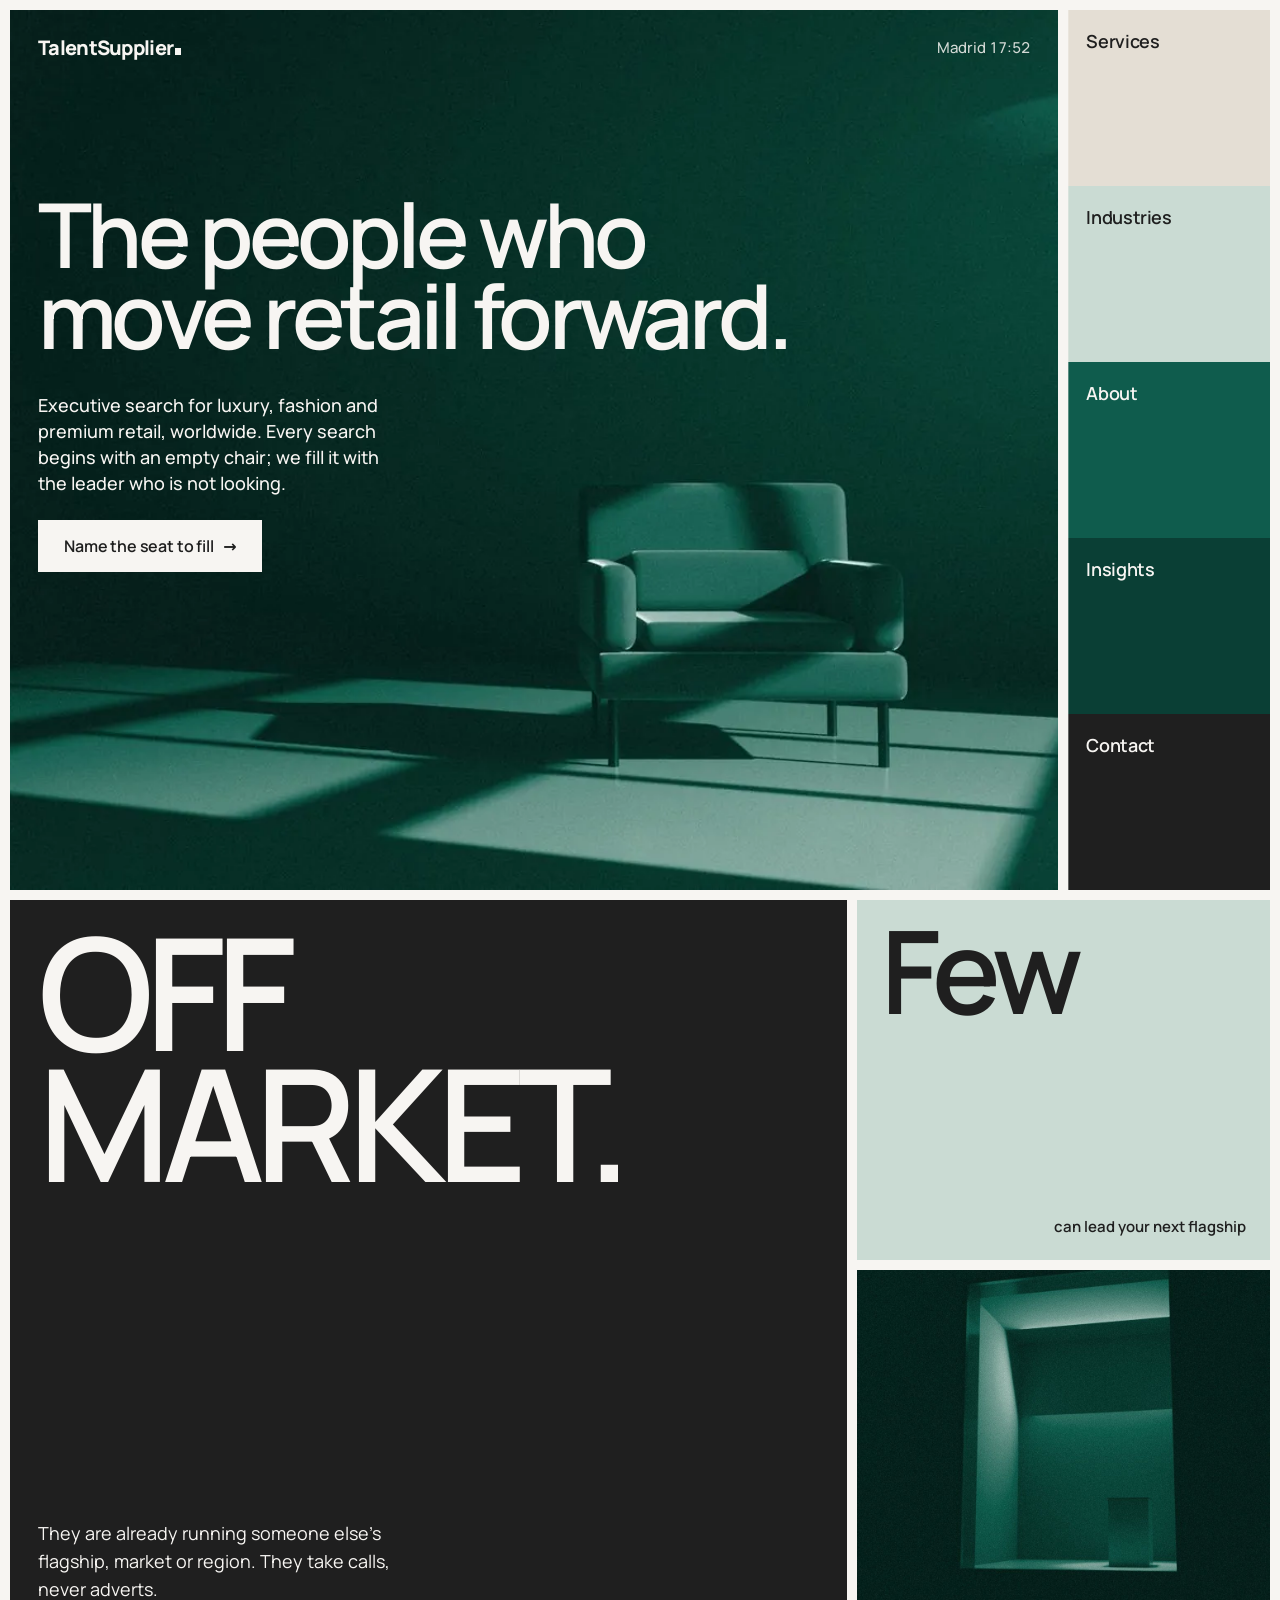
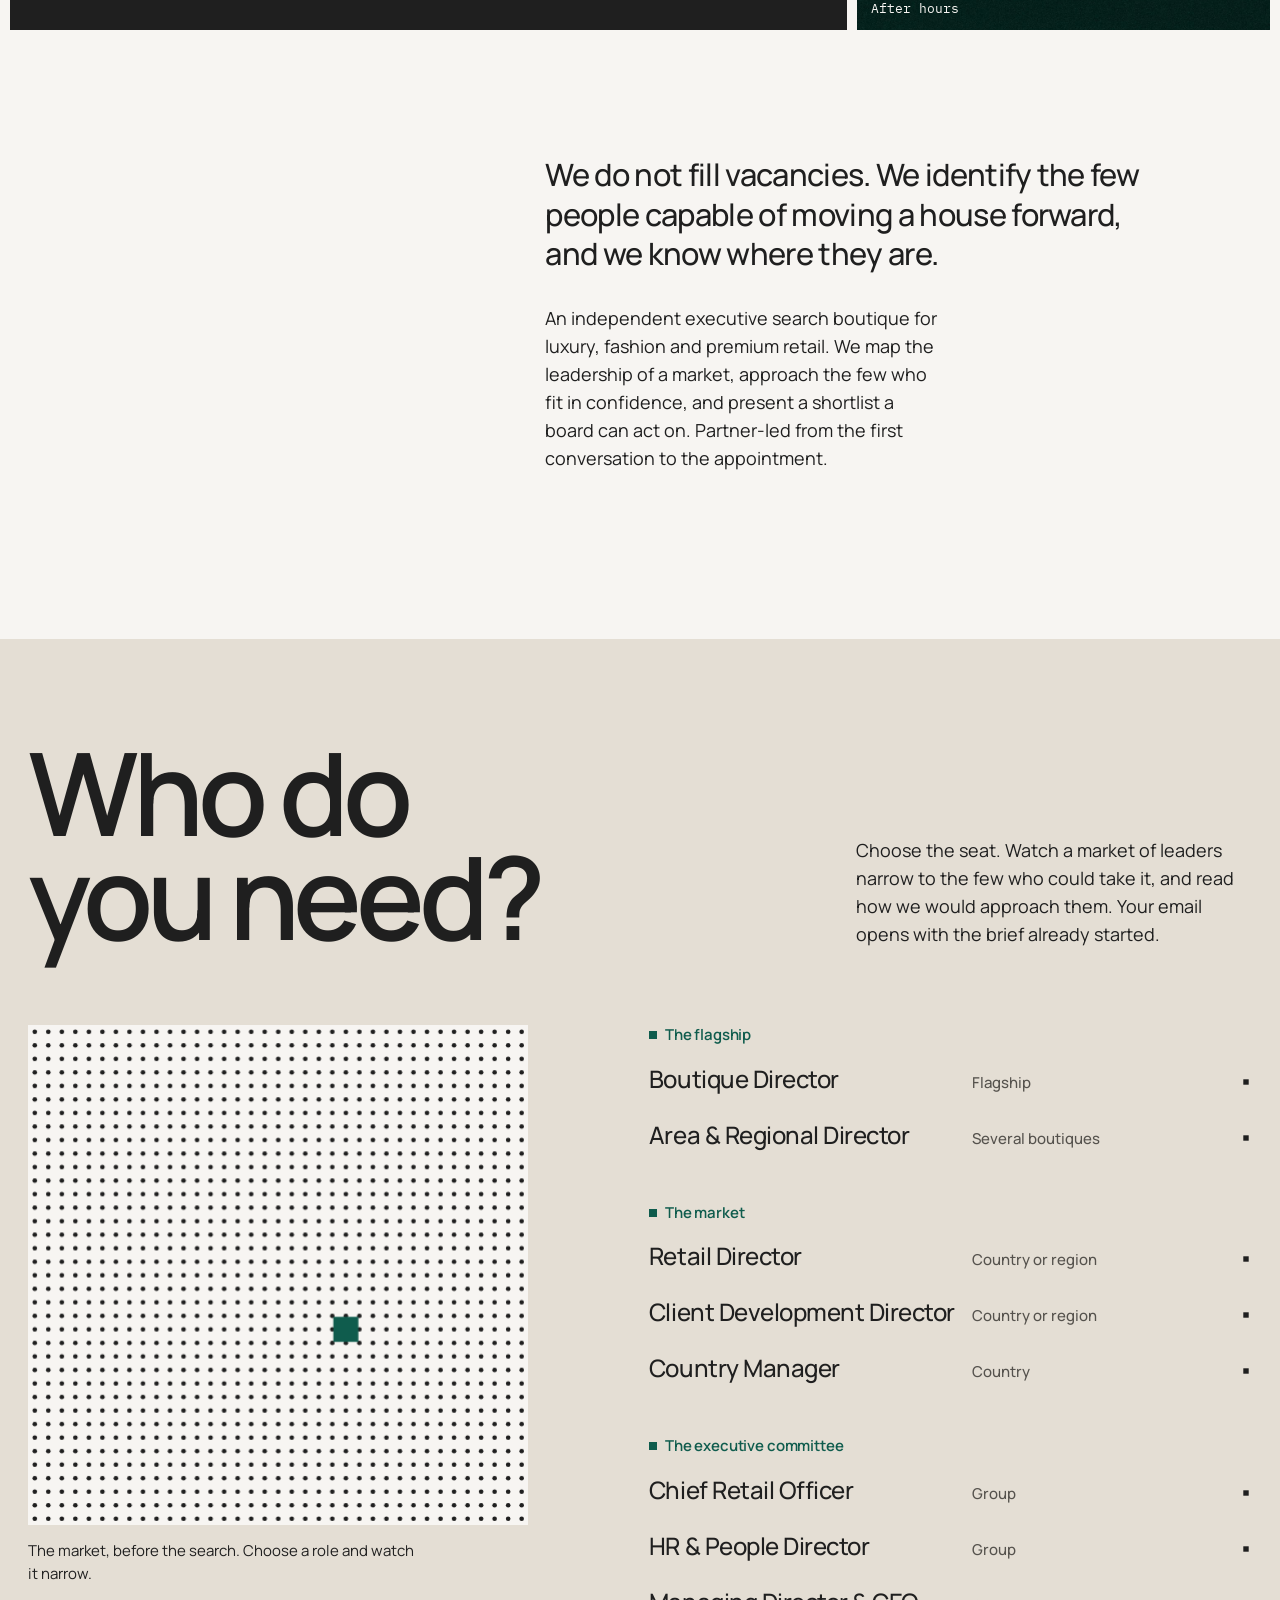
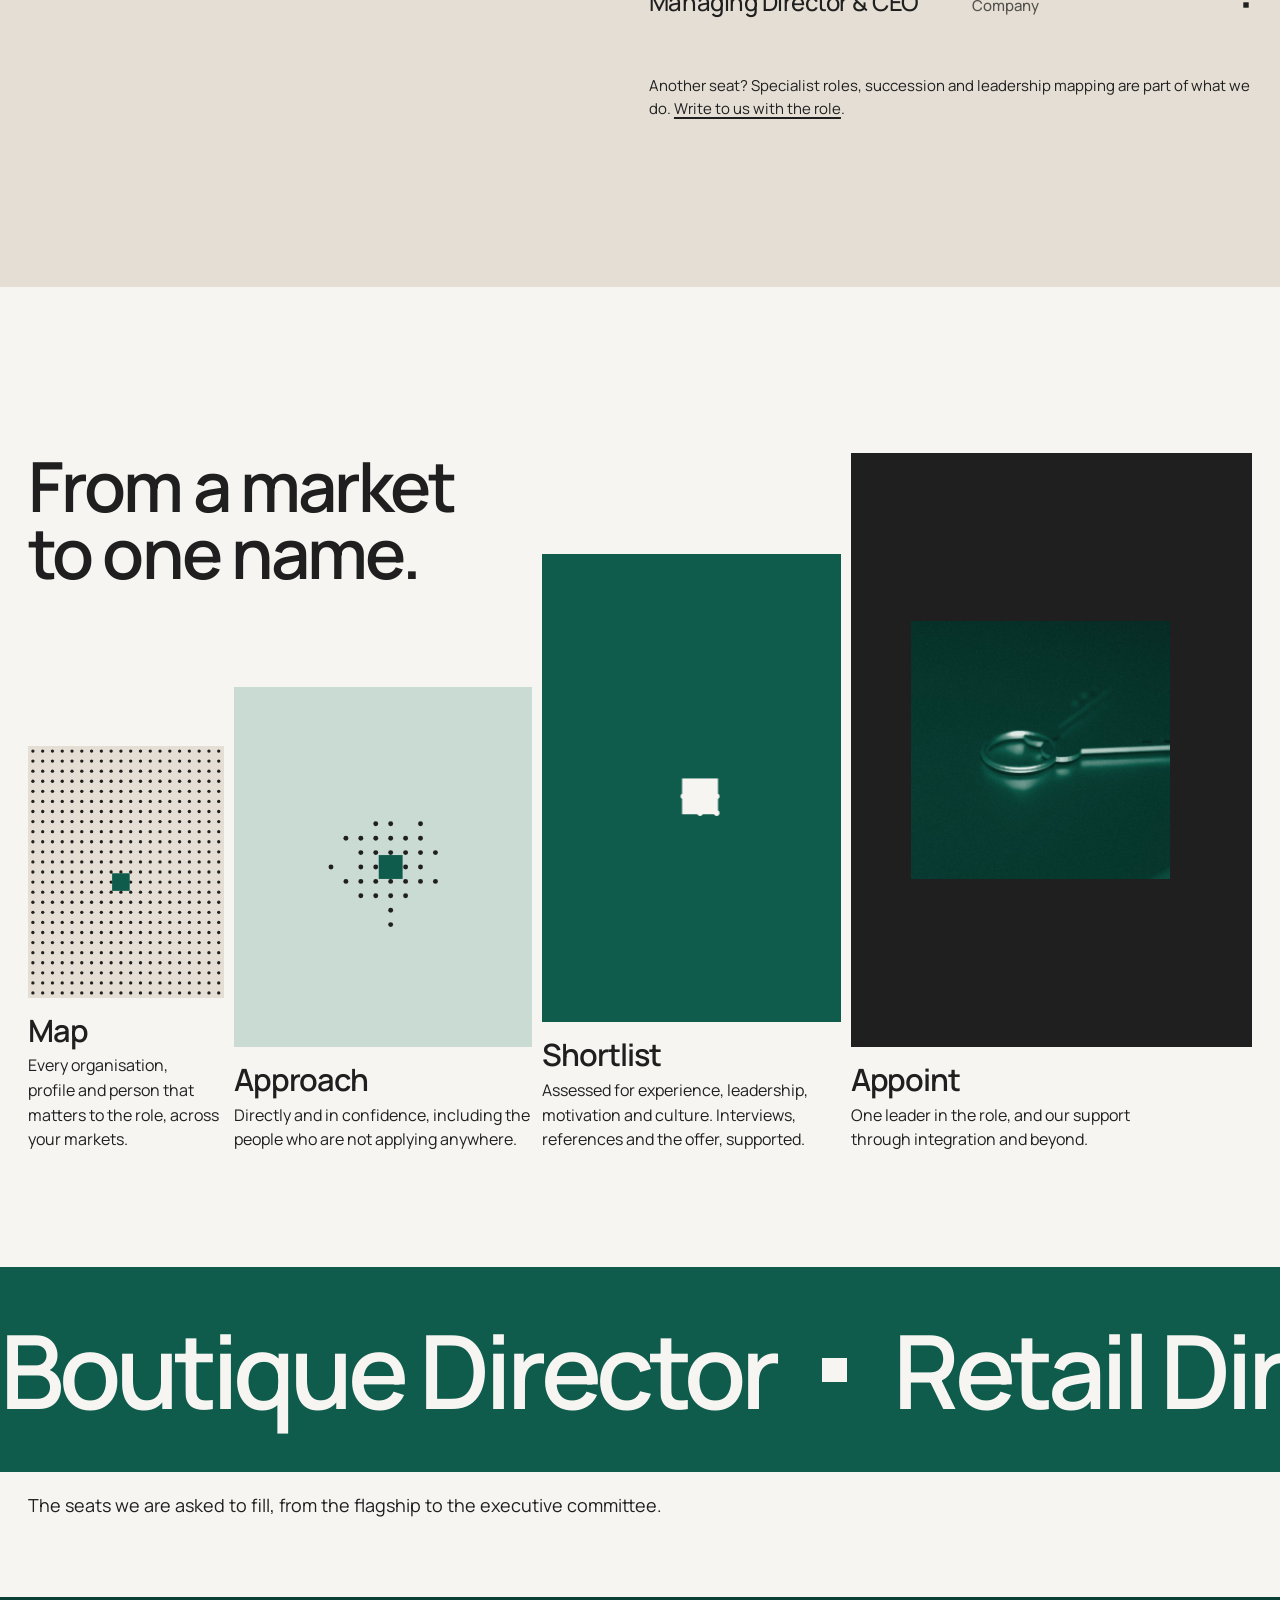
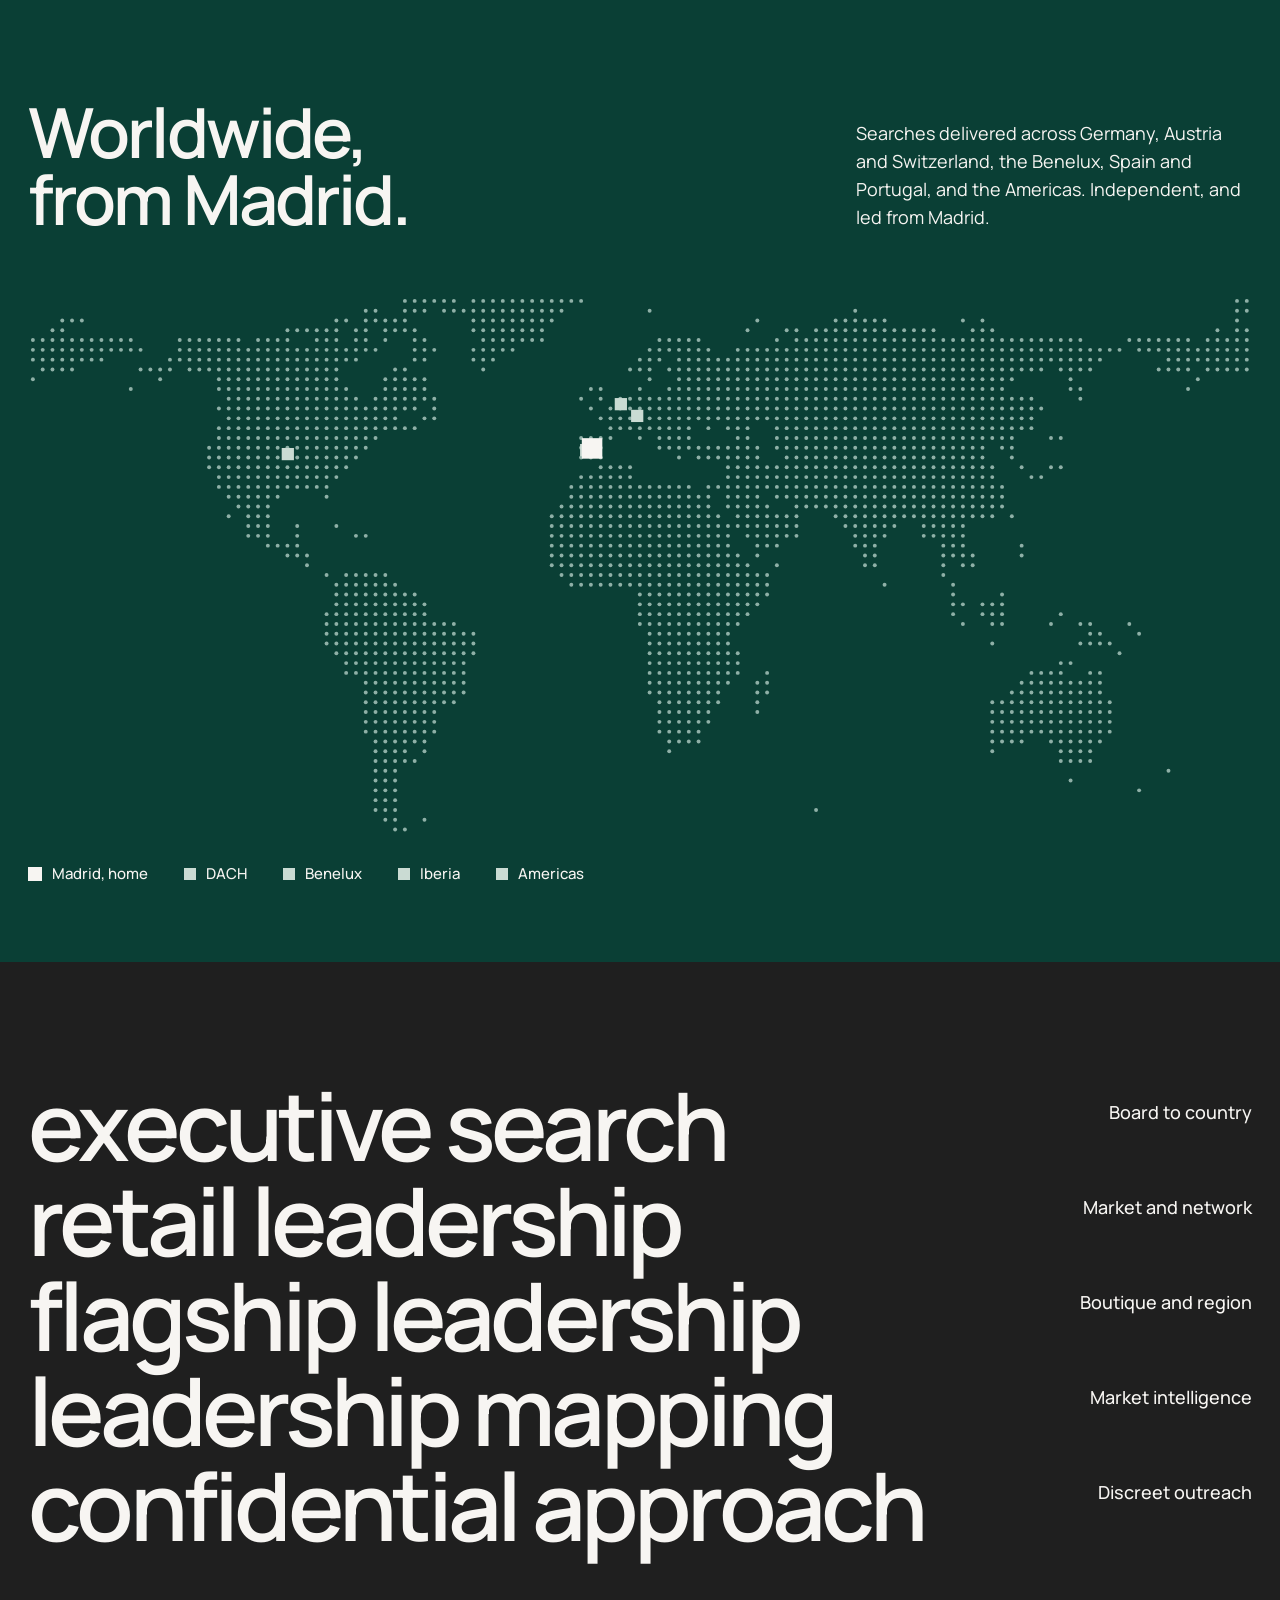
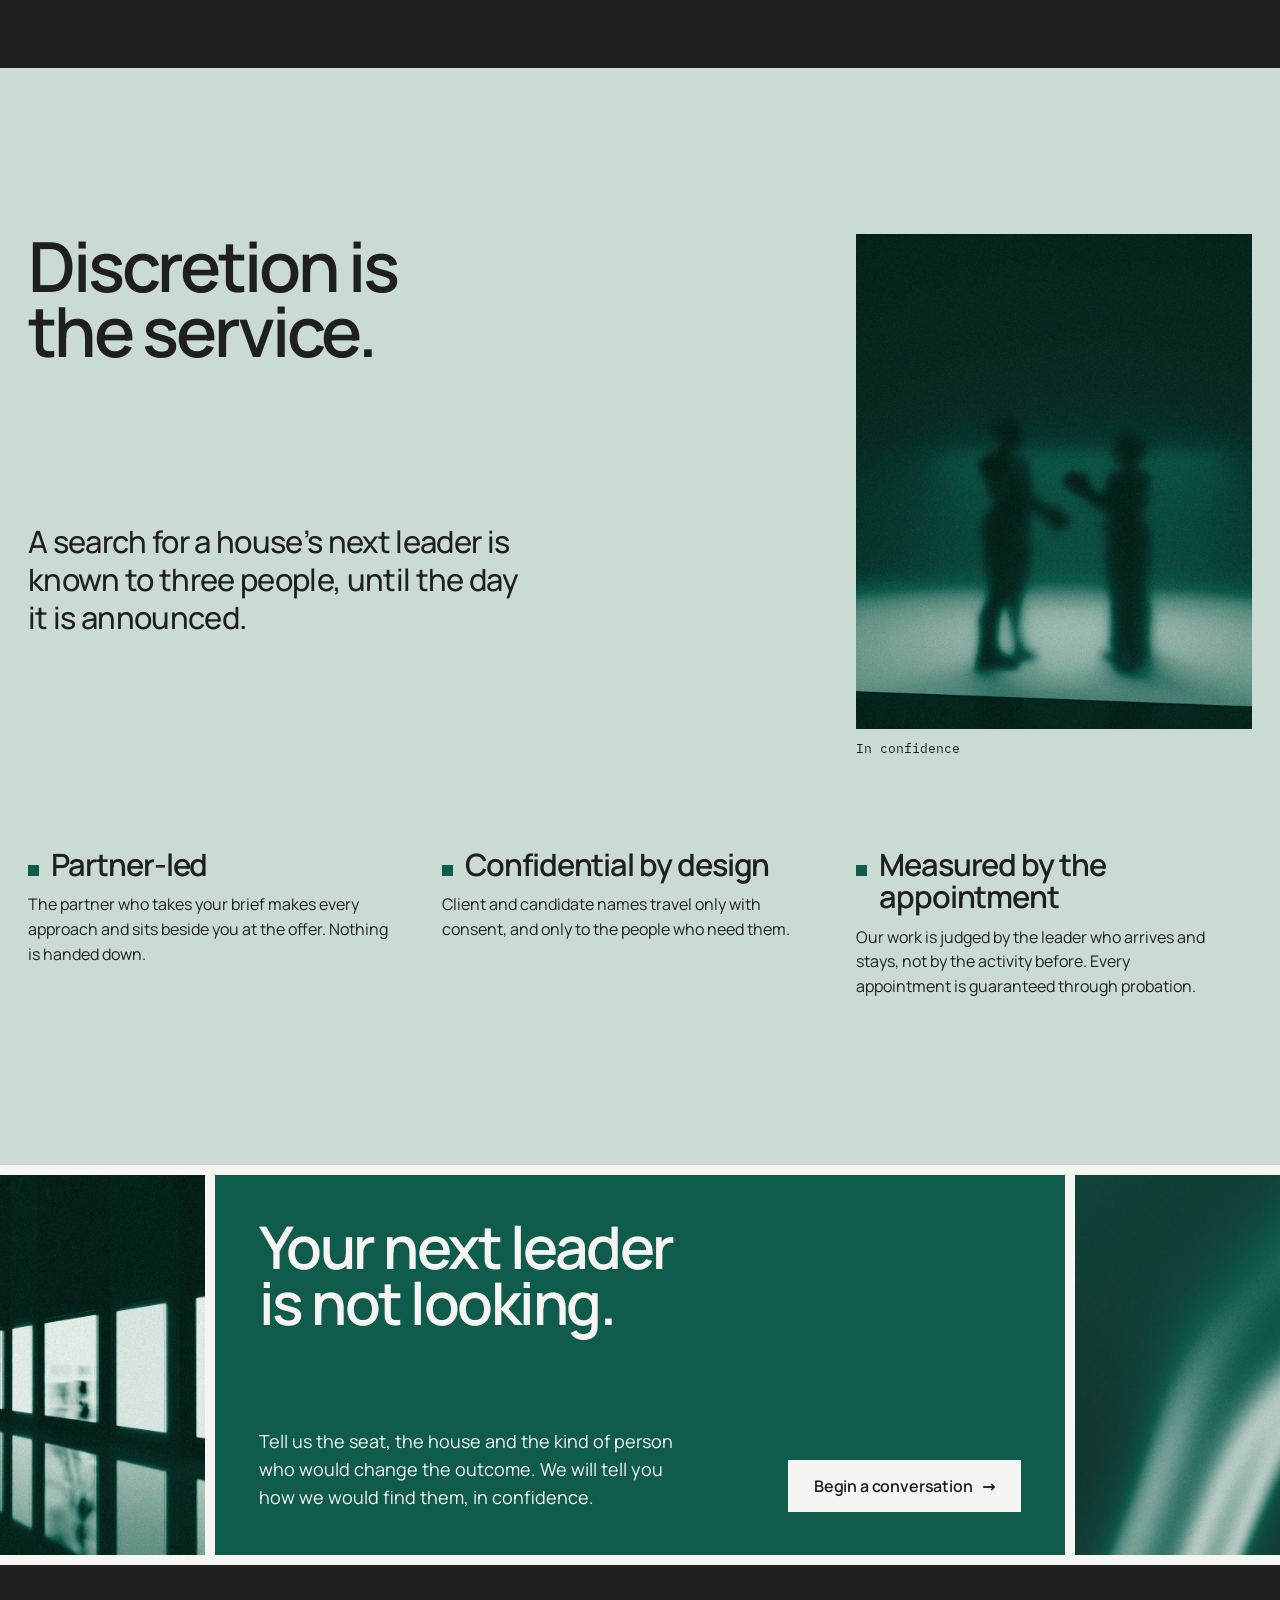
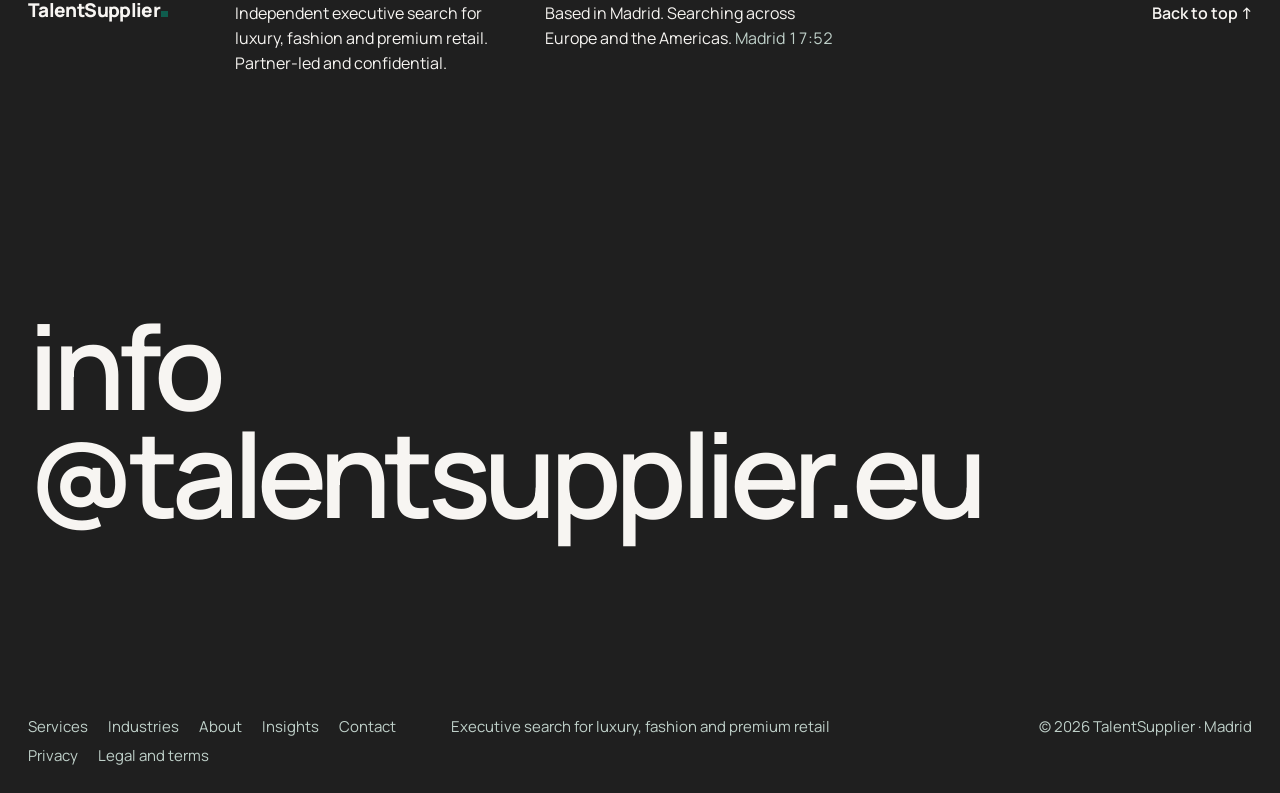
<file: index.html>
<!DOCTYPE html>
<html lang="en">
<head>
<meta charset="UTF-8">
<meta name="viewport" content="width=device-width, initial-scale=1">
<title>TalentSupplier | Executive Search for Luxury, Fashion and Premium Retail</title>
<meta name="description" content="An independent executive search boutique identifying the people who move retail forward. Luxury, fashion and premium retail leadership, worldwide, in confidence.">
<meta name="theme-color" content="#0F5C4D">
<link rel="canonical" href="https://talentsupplier.eu/">
<meta property="og:type" content="website">
<meta property="og:site_name" content="TalentSupplier">
<meta property="og:title" content="TalentSupplier | Executive Search for Luxury, Fashion and Premium Retail">
<meta property="og:description" content="An independent executive search boutique identifying the people who move retail forward. Luxury, fashion and premium retail leadership, worldwide, in confidence.">
<meta property="og:image" content="https://talentsupplier.eu/assets/brand/og.png">
<meta property="og:url" content="https://talentsupplier.eu/">
<meta property="og:locale" content="en_GB">
<meta property="og:image:width" content="1200"><meta property="og:image:height" content="630">
<meta property="og:image:alt" content="TalentSupplier. The people who move retail forward.">
<meta name="twitter:card" content="summary_large_image">
<meta name="twitter:title" content="TalentSupplier | Executive Search for Luxury, Fashion and Premium Retail">
<meta name="twitter:description" content="An independent executive search boutique identifying the people who move retail forward. Luxury, fashion and premium retail leadership, worldwide, in confidence.">
<meta name="twitter:image" content="https://talentsupplier.eu/assets/brand/og.png">
<meta name="referrer" content="strict-origin-when-cross-origin">
<link rel="icon" href="assets/brand/favicon.svg" type="image/svg+xml">
<link rel="icon" href="assets/brand/favicon-32.png" sizes="32x32" type="image/png">
<link rel="apple-touch-icon" href="assets/brand/apple-touch-icon.png">
<link rel="manifest" href="site.webmanifest">
<link rel="preload" href="assets/fonts/manrope-latin-600-normal.woff2" as="font" type="font/woff2" crossorigin>
<link rel="stylesheet" href="assets/site.css">
<script>document.documentElement.classList.add('js')</script>
<link rel="preload" as="image" type="image/webp" imagesrcset="assets/img/seat-1200.webp 1200w, assets/img/seat-1800.webp 1800w" imagesizes="(max-width:900px) 100vw, 84vw">
<script type="application/ld+json">{"@context":"https://schema.org","@type":"ProfessionalService","name":"TalentSupplier","url":"https://talentsupplier.eu/","logo":"https://talentsupplier.eu/assets/brand/icon-512.png","image":"https://talentsupplier.eu/assets/brand/og.png","description":"Independent executive search boutique for luxury, fashion and premium retail.","email":"info@talentsupplier.eu","areaServed":["Europe","Americas"],"address":{"@type":"PostalAddress","addressLocality":"Madrid","addressCountry":"ES"},"knowsAbout":["Executive search","Luxury retail leadership","Fashion retail leadership","Leadership mapping"]}</script>
<script src="assets/map-data.js" defer></script>
<style>
/* ---------- hero: the view, and a column of chapters beside it ---------- */
.hero{height:100svh;min-height:620px;display:grid;grid-template-columns:repeat(12,minmax(0,1fr));gap:10px;padding:10px}
.hero .panel{grid-column:1/11;position:relative;overflow:hidden;background:var(--deep);color:var(--on-dark);display:flex;flex-direction:column;padding:26px 28px 28px}
.hero .seat{position:absolute;inset:0;margin:0}
.hero .seat picture{display:block;width:100%;height:100%}.hero .seat img{width:100%;height:100%;object-fit:cover;object-position:80% 100%;transform-origin:78% 82%;animation:breathe 24s var(--ease-io) infinite alternate}
@keyframes breathe{from{transform:scale(1.01)}to{transform:scale(1.06)}}
.hero .seat figcaption{position:absolute;right:28px;bottom:24px;color:var(--on-dark-soft);z-index:2}
.hero .panel>*:not(.seat){position:relative;z-index:2}
.hero .top{display:flex;justify-content:space-between;align-items:center}
.hero .wm{font-size:20px}
.hero .wm i{background:var(--paper)}
.hero .clock{font-size:15px;font-weight:500;opacity:.85}
.hero .clock-m{display:none}
.hero h1{font-size:clamp(44px,7vw,128px);letter-spacing:-.052em;line-height:.9;margin-top:clamp(64px,15vh,170px)}
.hero h1 .ln{display:block;white-space:nowrap}
.hero .pfoot{display:flex;flex-direction:column;align-items:flex-start;gap:24px;margin-top:clamp(24px,4vh,40px)}
.hero .pfoot p{max-width:32ch;font-size:18px;line-height:1.45;font-weight:500}
.swatch{grid-column:11/13;display:grid;grid-template-rows:repeat(5,1fr);gap:0}
.swatch a{display:flex;flex-direction:column;justify-content:space-between;padding:18px 18px 16px;text-decoration:none;position:relative;overflow:hidden}
.swatch a b{font-size:18px;font-weight:600;letter-spacing:-.02em;display:flex;justify-content:space-between;align-items:center}
.swatch a b::after{content:"";width:10px;height:10px;background:currentColor;transform:scale(0);transition:transform .45s var(--ease)}
.swatch a span{font-size:15px;line-height:1.35;opacity:.8;max-width:16ch;transform:translateY(6px);opacity:0;transition:transform .5s var(--ease),opacity .4s}
.swatch a:hover b::after,.swatch a:focus-visible b::after{transform:scale(1.4)}
.swatch a:hover span,.swatch a:focus-visible span{transform:none;opacity:.85}
@media (hover:none){.swatch a span{opacity:.8;transform:none}}
.js .hero h1 .ln{animation:rise 1.1s .15s var(--ease) both}.js .hero h1 .ln+.ln{animation-delay:.25s}
.js .hero .pfoot>*{animation:rise .9s .55s var(--ease) both}.js .hero .pfoot>*+*{animation-delay:.63s}
.js .swatch a{animation:drop .8s var(--ease) both}
.js .swatch a:nth-child(2){animation-delay:.07s}.js .swatch a:nth-child(3){animation-delay:.14s}.js .swatch a:nth-child(4){animation-delay:.21s}.js .swatch a:nth-child(5){animation-delay:.28s}
@keyframes drop{from{clip-path:inset(0 0 100% 0)}to{clip-path:inset(0)}}
@media (max-width:900px){
  .hero{height:auto;min-height:0;display:block;padding:8px}
  .hero .panel{height:80svh;min-height:560px;padding:18px 18px 22px}
  .hero .seat img{object-position:82% 100%}
  .hero .top .clock{display:none}
  .hero .clock-m{display:block;margin-top:auto}
  .hero h1{font-size:clamp(30px,8.6vw,64px);margin-top:36px}
  .hero .pfoot{display:block}.hero .pfoot p{font-size:17px;margin-bottom:18px}
  .hero .pfoot .btn{width:100%}
  .swatch{display:block}
  .swatch a{flex-direction:row;align-items:center;height:56px;padding:0 16px}
  .swatch a b{width:100%;font-size:16px}
  .swatch a span{display:none}
}

/* ---------- statement tiles ---------- */
.tiles{display:grid;grid-template-columns:repeat(12,minmax(0,1fr));grid-template-rows:repeat(2,40svh);gap:10px;padding:0 10px 10px}
.tiles>*{position:relative;overflow:hidden}
.tiles .a{grid-column:1/9;grid-row:1/3;display:flex;flex-direction:column;justify-content:space-between;padding:26px 28px}
.tiles .a h2{font-size:clamp(60px,12.2vw,232px);letter-spacing:-.06em;line-height:.84;text-transform:uppercase}
.tiles .a p{font-size:18px;max-width:34ch}
.tiles .b{grid-column:9/13;grid-row:1;display:flex;flex-direction:column;justify-content:space-between;padding:22px 24px}
.tiles .b strong{font-size:clamp(64px,9vw,172px);font-weight:600;letter-spacing:-.06em;line-height:.84}
.tiles .b span{font-size:15px;font-weight:600;align-self:flex-end}
.tiles .c{grid-column:9/13;grid-row:2}
.tiles .c img,.tiles .c video{width:100%;height:100%;object-fit:cover}
.tiles .c .cap{position:absolute;left:14px;bottom:12px;color:var(--on-dark)}
.tiles-text{display:grid;grid-template-columns:repeat(12,minmax(0,1fr));column-gap:var(--gutter);padding-block:clamp(72px,9vw,140px) var(--gap)}
.tiles-text p{grid-column:6/12;font-size:var(--t-statement);font-weight:500;letter-spacing:-.022em;line-height:1.28}
.tiles-text p.body{grid-column:6/10;margin-top:32px;font-size:18px;font-weight:400;letter-spacing:0;line-height:1.55}
.tiles-text .k{grid-column:1/5;grid-row:1;align-self:start;font-size:15px;font-weight:600;display:flex;gap:10px;align-items:center}
.tiles-text .k i{width:12px;height:12px;background:var(--green)}
@media (max-width:900px){
  .tiles{grid-template-columns:1fr 1fr;grid-template-rows:auto;padding:0 8px 8px;gap:8px}
  .tiles .a{grid-column:1/-1;grid-row:auto;min-height:56svh;padding:18px}
  .tiles .a h2{font-size:19vw}
  .tiles .b,.tiles .c{grid-column:auto;grid-row:auto;aspect-ratio:1}
  .tiles .b{padding:14px}.tiles .b strong{font-size:15vw}
  .tiles-text{display:block;padding-block:64px 112px}
  .tiles-text .k{margin-bottom:24px}
  .tiles-text p{font-size:21px}
}

/* ---------- who do you need (the live thing) ---------- */
.who{padding-block:clamp(72px,8vw,128px) var(--gap)}
.who .head{display:grid;grid-template-columns:repeat(12,minmax(0,1fr));column-gap:var(--gutter);align-items:end}
.who h2{grid-column:1/8;font-size:var(--t-display);letter-spacing:-.052em;line-height:.9}
.who .lede{grid-column:9/13;font-size:18px;max-width:40ch}
.who .body{display:grid;grid-template-columns:repeat(12,minmax(0,1fr));column-gap:var(--gutter);margin-top:clamp(56px,6vw,96px);align-items:start}
.who .viz{grid-column:1/6;position:sticky;top:calc(var(--bar) + 24px)}
.who .viz .box{aspect-ratio:1;background:var(--paper)}
.who .viz p{margin-top:14px;font-size:15px;min-height:3em;max-width:44ch}
.table{grid-column:7/13}
.group+.group{margin-top:40px}
.group h3{font-size:15px;font-weight:600;letter-spacing:-.01em;line-height:1.3;color:var(--green);margin-bottom:6px;display:flex;align-items:center;gap:8px}
.group h3::before{content:"";width:8px;height:8px;background:currentColor}
.role{display:grid;grid-template-columns:1.3fr 1fr 28px;gap:16px;align-items:baseline;width:100%;padding:13px 0;background:none;border:0;color:var(--ink);font:500 24px/1.25 var(--sans);letter-spacing:-.02em;text-align:left;cursor:pointer;text-decoration:none;transition:color .3s var(--ease),padding .45s var(--ease)}
.role .v{color:var(--soft);font-size:15px;font-weight:500;letter-spacing:0}
.role .ar{justify-self:end;width:12px;height:12px;background:currentColor;transform:scale(.45);transition:transform .45s var(--ease)}
.role:hover{color:var(--green);padding-left:10px}
.role:hover .ar{transform:scale(1)}
.role[aria-pressed="true"]{color:var(--green)}
.role[aria-pressed="true"] .ar{transform:scale(1.5)}
.brief{background:var(--green);color:var(--on-dark);padding:0 26px;max-height:0;overflow:hidden;transition:max-height .6s var(--ease),padding .5s var(--ease)}
.brief.open{max-height:460px;padding:26px}
.brief p{max-width:54ch;font-size:18px}
.brief strong{font-weight:600}
.brief .row{display:flex;flex-wrap:wrap;gap:14px 22px;align-items:center;margin-top:22px}
.brief .row span{font-size:15px;color:var(--on-dark-soft)}
.who .else{margin-top:44px;font-size:15px}
@media (max-width:900px){
  .who .head,.who .body{display:block}
  .who h2{font-size:clamp(44px,13vw,84px)}
  .who .lede{margin-top:20px}
  .who .viz{position:relative;top:0;width:100%;margin-bottom:40px}
  .who .viz .box{aspect-ratio:16/10}
  .role{grid-template-columns:1fr auto;font-size:20px}
  .role .ar{display:none}
}

/* ---------- how a search runs: tiles that grow ---------- */
.run{padding-block:var(--gap) clamp(80px,9vw,140px)}
.run .row{display:grid;grid-template-columns:repeat(12,minmax(0,1fr));gap:10px;align-items:end;position:relative}
.run h2{position:absolute;left:0;top:0;font-size:var(--t-h2);max-width:6.4em}
.run .st{display:flex;flex-direction:column}
.run .st:nth-child(2){grid-column:1/3}.run .st:nth-child(3){grid-column:3/6}.run .st:nth-child(4){grid-column:6/9}.run .st:nth-child(5){grid-column:9/13}
.run .tile{position:relative}
.run .st:nth-child(2) .tile{height:28vh}.run .st:nth-child(3) .tile{height:40vh}.run .st:nth-child(4) .tile{height:52vh}.run .st:nth-child(5) .tile{height:66vh}
.run .st h3{font-size:var(--t-statement);letter-spacing:-.035em;margin-top:18px}
.run .st p{font-size:16px;margin-top:8px;max-width:34ch}
@media (max-width:900px){
  .run h2{position:static;margin-bottom:36px;font-size:clamp(40px,11vw,64px)}
  .run .row{display:block}
  .run .st+.st{margin-top:36px}
  .run .st:nth-child(n) .tile{height:auto;aspect-ratio:16/9}
  .run .st:nth-child(5) .tile{aspect-ratio:1}
}

/* ---------- worldwide ---------- */
.world{padding-block:clamp(72px,8vw,120px) clamp(56px,6vw,96px)}
.world .head{display:grid;grid-template-columns:repeat(12,minmax(0,1fr));column-gap:var(--gutter);align-items:end}
.world h2{grid-column:1/8;font-size:var(--t-h2)}
.world .head p{grid-column:9/13;font-size:18px}
.world .map{margin-top:clamp(40px,5vw,72px);aspect-ratio:125/55}
.world .legend{display:flex;flex-wrap:wrap;gap:10px 36px;margin-top:28px;font-size:15px;font-weight:500}
.world .legend span{display:inline-flex;align-items:center;gap:10px}
.world .legend i{width:12px;height:12px;background:var(--mint)}
.world .legend .home i{background:var(--paper);width:14px;height:14px}
@media (max-width:900px){.world .head{display:block}.world .head p{margin-top:18px}.world .map{margin-inline:calc(var(--m)*-1)}}

/* ---------- terms ---------- */
.terms{padding-block:var(--gap)}
.terms .grid{align-items:start}
.terms h2{grid-column:1/8;font-size:var(--t-h2);letter-spacing:-.046em;line-height:.94}
.terms .lede{grid-column:1/6;margin-top:36px;font-size:var(--t-statement);font-weight:500;letter-spacing:-.022em;line-height:1.24}
.terms figure{grid-column:9/13;grid-row:1/3}
.terms figure .ph{aspect-ratio:4/5}
.terms figure .cap{margin-top:10px}
.terms dl{grid-column:1/13;display:grid;grid-template-columns:repeat(3,minmax(0,1fr));column-gap:var(--gutter);margin-top:clamp(64px,7vw,112px)}
.terms dt{font-size:var(--t-statement);font-weight:600;letter-spacing:-.035em;line-height:1.05;display:flex;gap:12px;align-items:baseline}
.terms dt::before{content:"";flex:none;width:.36em;height:.36em;background:var(--green)}
.terms dd{margin-top:12px;font-size:16px;max-width:36ch}
@media (max-width:900px){
  .terms .grid,.terms dl{display:block}
  .terms h2{font-size:clamp(48px,14vw,88px)}
  .terms figure{margin-top:40px;width:70%;margin-left:auto}
  .terms dl>div+div{margin-top:28px}
}
</style>
</head>
<body>
<a class="skip" href="#main">Skip to content</a>
<header class="bar is-hidden" id="bar" data-hide-until="#hero">
  <div class="in wrap">
    <a class="wm" href="index.html" aria-label="TalentSupplier, home">TalentSupplier<i aria-hidden="true"></i></a>
    <span class="clock tab" data-clock aria-hidden="true">Madrid</span>
    <nav class="nav" aria-label="Main">
      <a href="services.html">Services</a>
      <a href="industries.html">Industries</a>
      <a href="about.html">About</a>
      <a href="journal.html">Insights</a>
      <a href="contact.html">Contact</a>
      <a class="btn" href="contact.html">Confidential enquiry</a>
    </nav>
    <button class="menu-toggle" id="menuBtn" aria-expanded="false" aria-controls="sheet">Menu</button>
  </div>
</header>
<div class="sheet" id="sheet">
  <ul>
    <li><a href="services.html" style="--sw:var(--stone)">Services<i aria-hidden="true"></i></a></li>
    <li><a href="industries.html" style="--sw:var(--mint)">Industries<i aria-hidden="true"></i></a></li>
    <li><a href="about.html" style="--sw:var(--green)">About<i aria-hidden="true"></i></a></li>
    <li><a href="journal.html" style="--sw:var(--deep)">Insights<i aria-hidden="true"></i></a></li>
    <li><a href="contact.html" style="--sw:var(--paper)">Contact<i aria-hidden="true"></i></a></li>
  </ul>
  <a class="btn btn--paper" href="contact.html">Confidential enquiry</a>
</div>

<main id="main">
<section class="hero" id="hero" data-c="paper" aria-label="Introduction">
  <div class="panel">
    <figure class="seat"><picture><source type="image/webp" srcset="assets/img/seat-1200.webp 1200w, assets/img/seat-1800.webp 1800w" sizes="(max-width:900px) 100vw, 84vw"><img src="assets/img/seat-2200.jpg" srcset="assets/img/seat-1200.jpg 1200w, assets/img/seat-2200.jpg 2200w" sizes="(max-width:900px) 100vw, 84vw" width="2200" height="1500" alt="An empty lounge chair in a quiet room, lit by sunlight falling through a window" fetchpriority="high"></picture></figure>
    <div class="top">
      <a class="wm" href="index.html" aria-label="TalentSupplier, home">TalentSupplier<i aria-hidden="true"></i></a>
      <span class="clock tab" data-clock aria-hidden="true">Madrid</span>
    </div>
    <h1><span class="ln">The people who</span> <span class="ln">move retail forward.</span></h1>
    <div class="pfoot">
      <p>Executive search for luxury, fashion and premium retail, worldwide. Every search begins with an empty chair; we fill it with the leader who is not looking.</p>
      <a class="btn btn--paper" href="#who">Name the seat to fill <span class="ar" aria-hidden="true">→</span></a>
    </div>
    <span class="clock clock-m tab" data-clock aria-hidden="true">Madrid</span>
  </div>
  <nav class="swatch" aria-label="Main">
    <a class="c-stone" href="services.html"><b>Services</b><span>From the flagship to the boardroom</span></a>
    <a class="c-mint" href="industries.html"><b>Industries</b><span>Luxury, fashion and premium retail</span></a>
    <a class="c-green" href="about.html"><b>About</b><span>Independent, partner-led, discreet</span></a>
    <a class="c-deep" href="journal.html"><b>Insights</b><span>Perspectives, in preparation</span></a>
    <a class="c-ink" href="contact.html"><b>Contact</b><span>A confidential conversation</span></a>
  </nav>
</section>

<section data-c="paper" aria-labelledby="offTitle">
  <div class="tiles">
    <div class="a c-ink">
      <h2 id="offTitle" class="rv">Off<br>market.</h2>
      <p class="rv" style="--i:1">They are already running someone else’s flagship, market or region. They take calls, never adverts.</p>
    </div>
    <div class="b c-mint rv" style="--i:1"><strong>Few</strong><span>can lead your next flagship</span></div>
    <figure class="c ph lift"><img src="assets/img/shopfront.jpg" width="1000" height="1250" alt="A lacquered shopfront at night, one display window lit" loading="lazy"><figcaption class="cap">After hours</figcaption></figure>
  </div>
  <div class="tiles-text wrap">
    <p class="k rv"><i aria-hidden="true"></i>Not a recruitment agency</p>
    <p class="rv">We do not fill vacancies. We identify the few people capable of moving a house forward, and we know where they are.</p>
    <p class="rv body" style="--i:1">An independent executive search boutique for luxury, fashion and premium retail. We map the leadership of a market, approach the few who fit in confidence, and present a shortlist a board can act on. Partner-led from the first conversation to the appointment.</p>
  </div>
</section>

<section class="who wrap c-stone" id="who" data-c="stone" aria-labelledby="whoTitle">
  <div class="head">
    <h2 id="whoTitle" class="rv">Who do you need?</h2>
    <p class="lede rv" style="--i:1">Choose the seat. Watch a market of leaders narrow to the few who could take it, and read how we would approach them. Your email opens with the brief already started.</p>
  </div>
  <div class="body">
    <div class="viz rv" style="--i:2">
      <div class="box"><canvas class="fld" id="roleField" data-n="1400" data-keep="1400" data-win=".05" data-at=".64,.6" data-dot="#1F1F1F" data-one="#0F5C4D" data-seed="11" aria-hidden="true"></canvas></div>
      <p id="roleCap" aria-live="polite">The market, before the search. Choose a role and watch it narrow.</p>
    </div>
    <div class="table" id="roleTable">
      <div class="group rv">
        <h3>The flagship</h3>
        <a class="role" href="&#109;&#97;&#105;&#108;&#116;&#111;&#58;&#105;&#110;&#102;&#111;&#64;&#116;&#97;&#108;&#101;&#110;&#116;&#115;&#117;&#112;&#112;&#108;&#105;&#101;&#114;&#46;&#101;&#117;?subject=Confidential%20search%3A%20Boutique%20Director" data-role="Boutique Director" data-keep="12" data-cap="Directors of flagships and maisons at comparable houses, including those not on the market." data-how="We map the directors running flagships of comparable houses in your city, and approach the ones ready for yours."><span>Boutique Director</span><span class="v">Flagship</span><span class="ar" aria-hidden="true"></span></a>
        <a class="role" href="&#109;&#97;&#105;&#108;&#116;&#111;&#58;&#105;&#110;&#102;&#111;&#64;&#116;&#97;&#108;&#101;&#110;&#116;&#115;&#117;&#112;&#112;&#108;&#105;&#101;&#114;&#46;&#101;&#117;?subject=Confidential%20search%3A%20Area%20%26%20Regional%20Director" data-role="Area &amp; Regional Director" data-keep="9" data-cap="Leaders who already run several doors and lead boutique directors from a distance." data-how="We search for leaders who already run several boutiques, and test how they lead directors they rarely see."><span>Area &amp; Regional Director</span><span class="v">Several boutiques</span><span class="ar" aria-hidden="true"></span></a>
      </div>
      <div class="group rv">
        <h3>The market</h3>
        <a class="role" href="&#109;&#97;&#105;&#108;&#116;&#111;&#58;&#105;&#110;&#102;&#111;&#64;&#116;&#97;&#108;&#101;&#110;&#116;&#115;&#117;&#112;&#112;&#108;&#105;&#101;&#114;&#46;&#101;&#117;?subject=Confidential%20search%3A%20Retail%20Director" data-role="Retail Director" data-keep="7" data-cap="Retail leaders who have opened, grown or repositioned networks in your markets." data-how="We map the retail leaders who have opened, grown or repositioned networks in your target markets, and approach them directly."><span>Retail Director</span><span class="v">Country or region</span><span class="ar" aria-hidden="true"></span></a>
        <a class="role" href="&#109;&#97;&#105;&#108;&#116;&#111;&#58;&#105;&#110;&#102;&#111;&#64;&#116;&#97;&#108;&#101;&#110;&#116;&#115;&#117;&#112;&#112;&#108;&#105;&#101;&#114;&#46;&#101;&#117;?subject=Confidential%20search%3A%20Client%20Development%20Director" data-role="Client Development Director" data-keep="6" data-cap="The leaders behind clienteling and private client programmes at comparable houses." data-how="We look for the people who built clienteling and private client programmes that measurably moved a house’s top clients."><span>Client Development Director</span><span class="v">Country or region</span><span class="ar" aria-hidden="true"></span></a>
        <a class="role" href="&#109;&#97;&#105;&#108;&#116;&#111;&#58;&#105;&#110;&#102;&#111;&#64;&#116;&#97;&#108;&#101;&#110;&#116;&#115;&#117;&#112;&#112;&#108;&#105;&#101;&#114;&#46;&#101;&#117;?subject=Confidential%20search%3A%20Country%20Manager" data-role="Country Manager" data-keep="5" data-cap="Country leaders at houses operating at your level. Few of them, none of them looking." data-how="A confidential search across the houses that operate at your level in the country, partner-led throughout."><span>Country Manager</span><span class="v">Country</span><span class="ar" aria-hidden="true"></span></a>
      </div>
      <div class="group rv">
        <h3>The executive committee</h3>
        <a class="role" href="&#109;&#97;&#105;&#108;&#116;&#111;&#58;&#105;&#110;&#102;&#111;&#64;&#116;&#97;&#108;&#101;&#110;&#116;&#115;&#117;&#112;&#112;&#108;&#105;&#101;&#114;&#46;&#101;&#117;?subject=Confidential%20search%3A%20Chief%20Retail%20Officer" data-role="Chief Retail Officer" data-keep="4" data-cap="A handful of executives who have run retail at group level." data-how="A discreet approach to the few executives who have run retail across brands or regions at group level."><span>Chief Retail Officer</span><span class="v">Group</span><span class="ar" aria-hidden="true"></span></a>
        <a class="role" href="&#109;&#97;&#105;&#108;&#116;&#111;&#58;&#105;&#110;&#102;&#111;&#64;&#116;&#97;&#108;&#101;&#110;&#116;&#115;&#117;&#112;&#112;&#108;&#105;&#101;&#114;&#46;&#101;&#117;?subject=Confidential%20search%3A%20HR%20%26%20People%20Director" data-role="HR &amp; People Director" data-keep="5" data-cap="People leaders who know retail teams from the boutique up, and have built them across markets." data-how="We look for people leaders who know retail teams from the boutique up, and who have built them across markets."><span>HR &amp; People Director</span><span class="v">Group</span><span class="ar" aria-hidden="true"></span></a>
        <a class="role" href="&#109;&#97;&#105;&#108;&#116;&#111;&#58;&#105;&#110;&#102;&#111;&#64;&#116;&#97;&#108;&#101;&#110;&#116;&#115;&#117;&#112;&#112;&#108;&#105;&#101;&#114;&#46;&#101;&#117;?subject=Confidential%20search%3A%20Managing%20Director%20%26%20CEO" data-role="Managing Director &amp; CEO" data-keep="3" data-cap="A handful of names. A fully confidential search, partner-led from the first conversation." data-how="A fully confidential search for general managers with P&amp;L ownership in comparable houses, partner-led to the appointment."><span>Managing Director &amp; CEO</span><span class="v">Company</span><span class="ar" aria-hidden="true"></span></a>
      </div>
      <div class="brief" id="brief" aria-live="polite">
        <p id="briefText"></p>
        <div class="row">
          <a class="btn btn--paper" id="briefMail" href="&#109;&#97;&#105;&#108;&#116;&#111;&#58;&#105;&#110;&#102;&#111;&#64;&#116;&#97;&#108;&#101;&#110;&#116;&#115;&#117;&#112;&#112;&#108;&#105;&#101;&#114;&#46;&#101;&#117;">Start this brief by email <span class="ar" aria-hidden="true">→</span></a>
          <span>&#105;&#110;&#102;&#111;&#64;&#116;&#97;&#108;&#101;&#110;&#116;&#115;&#117;&#112;&#112;&#108;&#105;&#101;&#114;&#46;&#101;&#117;</span>
        </div>
      </div>
      <p class="else">Another seat? Specialist roles, succession and leadership mapping are part of what we do. <a class="link" href="&#109;&#97;&#105;&#108;&#116;&#111;&#58;&#105;&#110;&#102;&#111;&#64;&#116;&#97;&#108;&#101;&#110;&#116;&#115;&#117;&#112;&#112;&#108;&#105;&#101;&#114;&#46;&#101;&#117;?subject=Confidential%20search">Write to us with the role</a>.</p>
    </div>
  </div>
</section>

<section class="run wrap c-paper" data-c="paper" aria-labelledby="runTitle">
  <div class="row">
    <h2 id="runTitle" class="rv">From a market to one name.</h2>
    <div class="st rv">
      <div class="tile c-stone"><canvas class="fld" data-n="520" data-keep="520" data-win=".09" data-at=".5,.55" data-dot="#1F1F1F" data-one="#0F5C4D" data-seed="3" aria-hidden="true"></canvas></div>
      <h3>Map</h3><p>Every organisation, profile and person that matters to the role, across your markets.</p>
    </div>
    <div class="st rv" style="--i:1">
      <div class="tile c-mint"><canvas class="fld" data-n="520" data-keep="34" data-win=".08" data-at=".55,.5" data-dot="#1F1F1F" data-one="#0F5C4D" data-seed="4" aria-hidden="true"></canvas></div>
      <h3>Approach</h3><p>Directly and in confidence, including the people who are not applying anywhere.</p>
    </div>
    <div class="st rv" style="--i:2">
      <div class="tile c-green"><canvas class="fld" data-n="520" data-keep="5" data-win=".12" data-at=".52,.52" data-dot="#F7F5F2" data-one="#F7F5F2" data-seed="5" aria-hidden="true"></canvas></div>
      <h3>Shortlist</h3><p>Assessed for experience, leadership, motivation and culture. Interviews, references and the offer, supported.</p>
    </div>
    <div class="st rv" style="--i:3">
      <div class="tile c-ink"><canvas class="fld" data-n="520" data-keep="1" data-win=".74" data-at=".5,.5" data-dot="#F7F5F2" data-one="#0F5C4D" data-img="assets/img/keys.jpg" data-seed="6" data-dur="2400" aria-hidden="true"></canvas></div>
      <h3>Appoint</h3><p>One leader in the role, and our support through integration and beyond.</p>
    </div>
  </div>
</section>

<section class="c-green" data-c="green" aria-labelledby="brandsNote">
  <div class="names" aria-hidden="true"><div class="track"><span>Boutique Director</span><span>Retail Director</span><span>Client Development Director</span><span>Country Manager</span><span>Chief Retail Officer</span><span>Managing Director</span><span>Boutique Director</span><span>Retail Director</span><span>Client Development Director</span><span>Country Manager</span><span>Chief Retail Officer</span><span>Managing Director</span></div></div>
</section>
<p class="names-note wrap" id="brandsNote" data-c="paper">The seats we are asked to fill, from the flagship to the executive committee.</p>

<section class="world wrap c-deep" data-c="deep" aria-labelledby="worldTitle" style="margin-top:clamp(56px,6vw,96px)">
  <div class="head">
    <h2 id="worldTitle" class="rv">Worldwide, from Madrid.</h2>
    <p class="rv" style="--i:1">Searches delivered across Germany, Austria and Switzerland, the Benelux, Spain and Portugal, and the Americas. Independent, and led from Madrid.</p>
  </div>
  <div class="map"><canvas class="fld" data-mode="map" data-dot="#9DBDB4" data-one="#CADBD3" data-home="#F7F5F2" data-r=".2" data-dur="1800" role="img" aria-label="A world map drawn in points, with markers on DACH, the Benelux, Iberia and the Americas, and Madrid as home"></canvas></div>
  <div class="legend rv"><span class="home"><i></i>Madrid, home</span><span><i></i>DACH</span><span><i></i>Benelux</span><span><i></i>Iberia</span><span><i></i>Americas</span></div>
</section>

<section class="c-ink" data-c="ink" aria-labelledby="doTitle">
  <h2 id="doTitle" class="sr">What we do</h2>
  <ul class="poster wrap">
    <li class="rv"><a href="services.html#executive"><span class="w">executive search<i></i></span><span class="d">Board to country</span></a></li>
    <li class="rv" style="--i:1"><a href="services.html#retail"><span class="w">retail leadership<i></i></span><span class="d">Market and network</span></a></li>
    <li class="rv" style="--i:2"><a href="services.html#flagship"><span class="w">flagship leadership<i></i></span><span class="d">Boutique and region</span></a></li>
    <li class="rv" style="--i:3"><a href="services.html#mapping"><span class="w">leadership mapping<i></i></span><span class="d">Market intelligence</span></a></li>
    <li class="rv" style="--i:4"><a href="services.html#approach"><span class="w">confidential approach<i></i></span><span class="d">Discreet outreach</span></a></li>
  </ul>
</section>

<section class="terms wrap c-mint" data-c="mint" aria-labelledby="termsTitle">
  <div class="grid">
    <h2 id="termsTitle" class="rv">Discretion is the service.</h2>
    <p class="lede rv" style="--i:1">A search for a house’s next leader is known to three people, until the day it is announced.</p>
    <figure class="rv" style="--i:2"><div class="ph lift"><img src="assets/img/frosted.jpg" width="1100" height="1400" alt="Two people in conversation behind a frosted glass partition, impossible to identify" loading="lazy"></div><figcaption class="cap">In confidence</figcaption></figure>
    <dl>
      <div class="rv"><dt>Partner-led</dt><dd>The partner who takes your brief makes every approach and sits beside you at the offer. Nothing is handed down.</dd></div>
      <div class="rv" style="--i:1"><dt>Confidential by design</dt><dd>Client and candidate names travel only with consent, and only to the people who need them.</dd></div>
      <div class="rv" style="--i:2"><dt>Measured by the appointment</dt><dd>Our work is judged by the leader who arrives and stays, not by the activity before. Every appointment is guaranteed through probation.</dd></div>
    </dl>
  </div>
</section>

<section class="act-row" data-c="paper" aria-labelledby="closeTitle">
  <div class="fl ph"><img src="assets/img/avenue.jpg" width="1600" height="900" alt="" loading="lazy"></div>
  <div class="mid c-green">
    <h2 id="closeTitle" class="rv">Your next leader is not looking.</h2>
    <div class="row">
      <p class="rv" style="--i:1">Tell us the seat, the house and the kind of person who would change the outcome. We will tell you how we would find them, in confidence.</p>
      <a class="btn btn--paper rv" style="--i:2" href="contact.html">Begin a conversation <span class="ar" aria-hidden="true">→</span></a>
    </div>
  </div>
  <div class="fr ph"><video autoplay muted loop playsinline preload="none" poster="assets/img/silk-loop-poster.jpg" width="1280" height="800" aria-hidden="true"><source src="assets/video/silk-loop.mp4" type="video/mp4"></video></div>
</section>
</main>

<footer class="foot wrap c-ink" data-c="ink">
  <div class="top">
    <a class="wm" href="index.html" aria-label="TalentSupplier, home">TalentSupplier<i aria-hidden="true"></i></a>
    <p class="n1">Independent executive search for luxury, fashion and premium retail. Partner-led and confidential.</p>
    <p class="n2">Based in Madrid. Searching across Europe and the Americas. <span class="tab soft" data-clock></span></p>
    <a class="up" href="#main">Back to top ↑</a>
  </div>
  <a class="mail" href="&#109;&#97;&#105;&#108;&#116;&#111;&#58;&#105;&#110;&#102;&#111;&#64;&#116;&#97;&#108;&#101;&#110;&#116;&#115;&#117;&#112;&#112;&#108;&#105;&#101;&#114;&#46;&#101;&#117;">info<br>@talentsupplier.eu</a>
  <div class="meta">
    <nav aria-label="Footer"><a href="services.html">Services</a><a href="industries.html">Industries</a><a href="about.html">About</a><a href="journal.html">Insights</a><a href="contact.html">Contact</a><a href="privacy-policy.html">Privacy</a><a href="legal-notice.html">Legal and terms</a></nav>
    <span>Executive search for luxury, fashion and premium retail</span>
    <span class="r">© 2026 TalentSupplier · Madrid</span>
  </div>
</footer>
<script src="assets/site.js" defer></script>
</body>
</html>
</file>
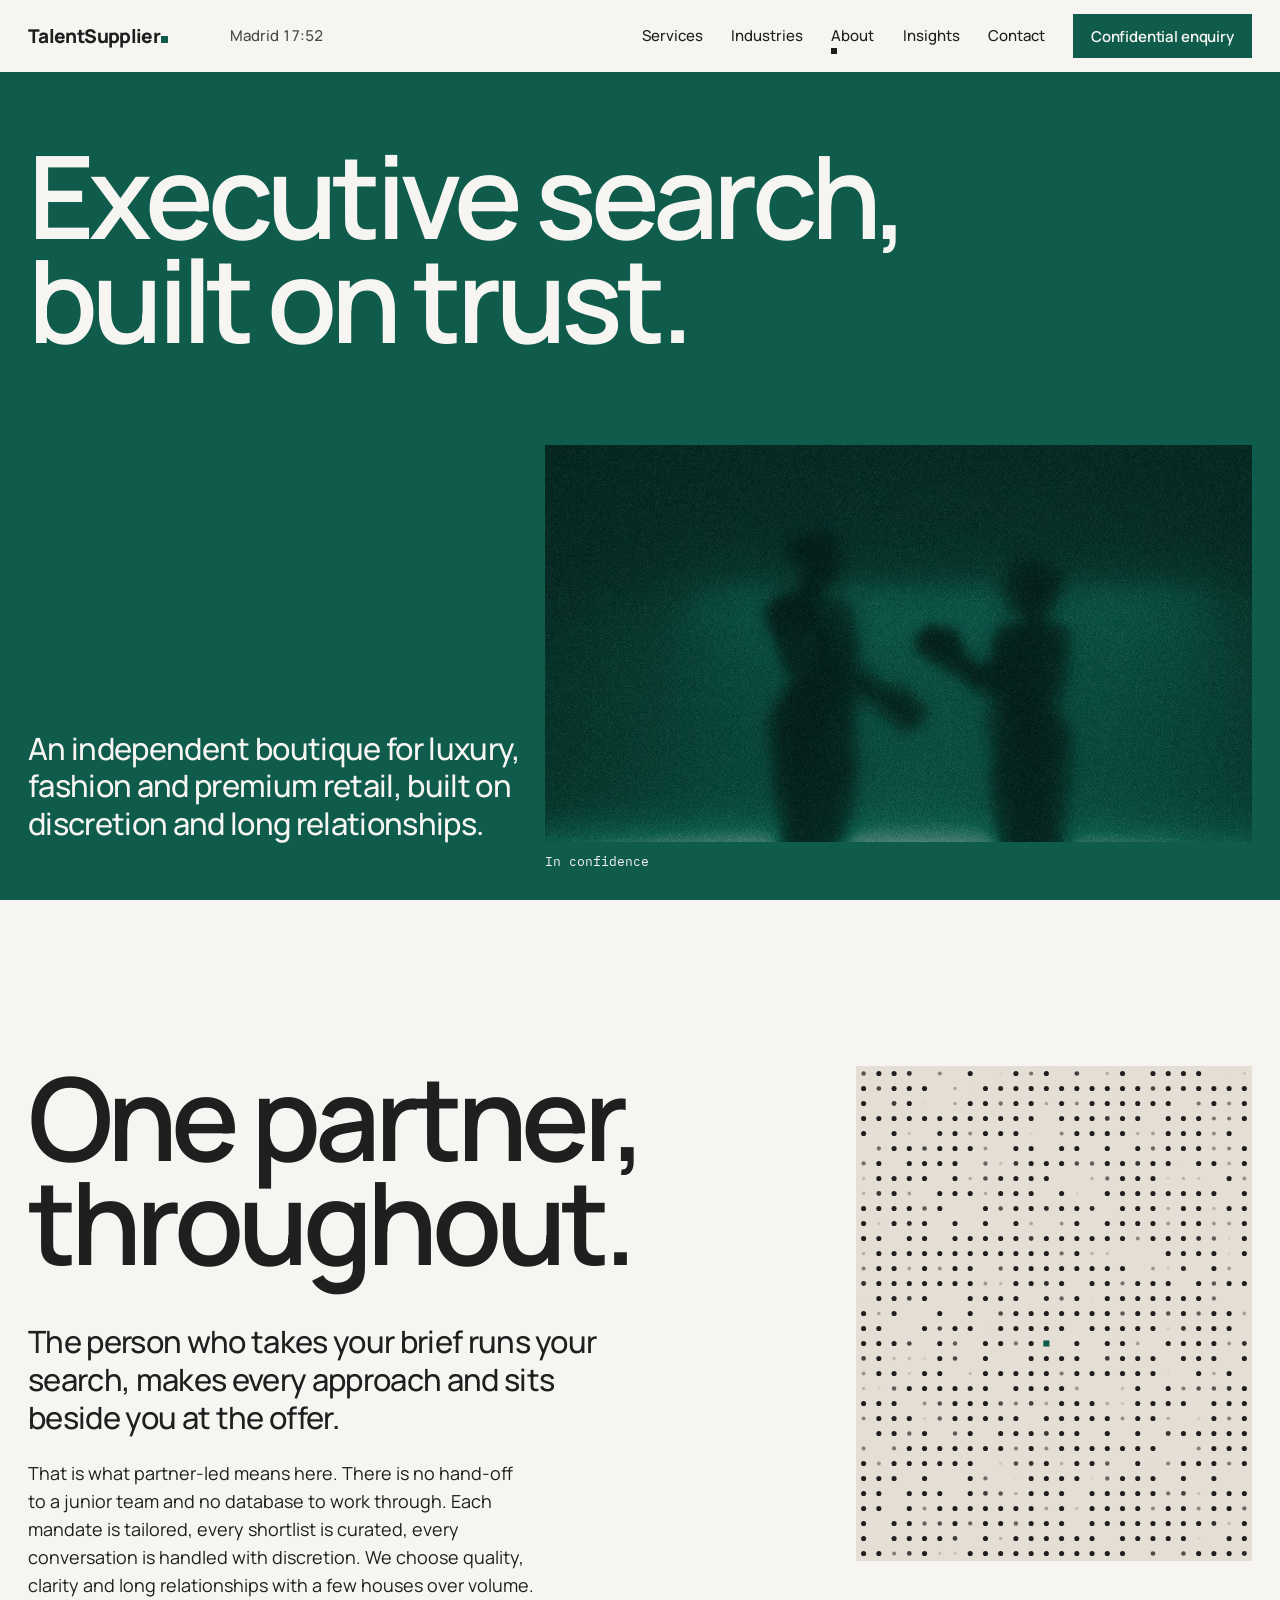
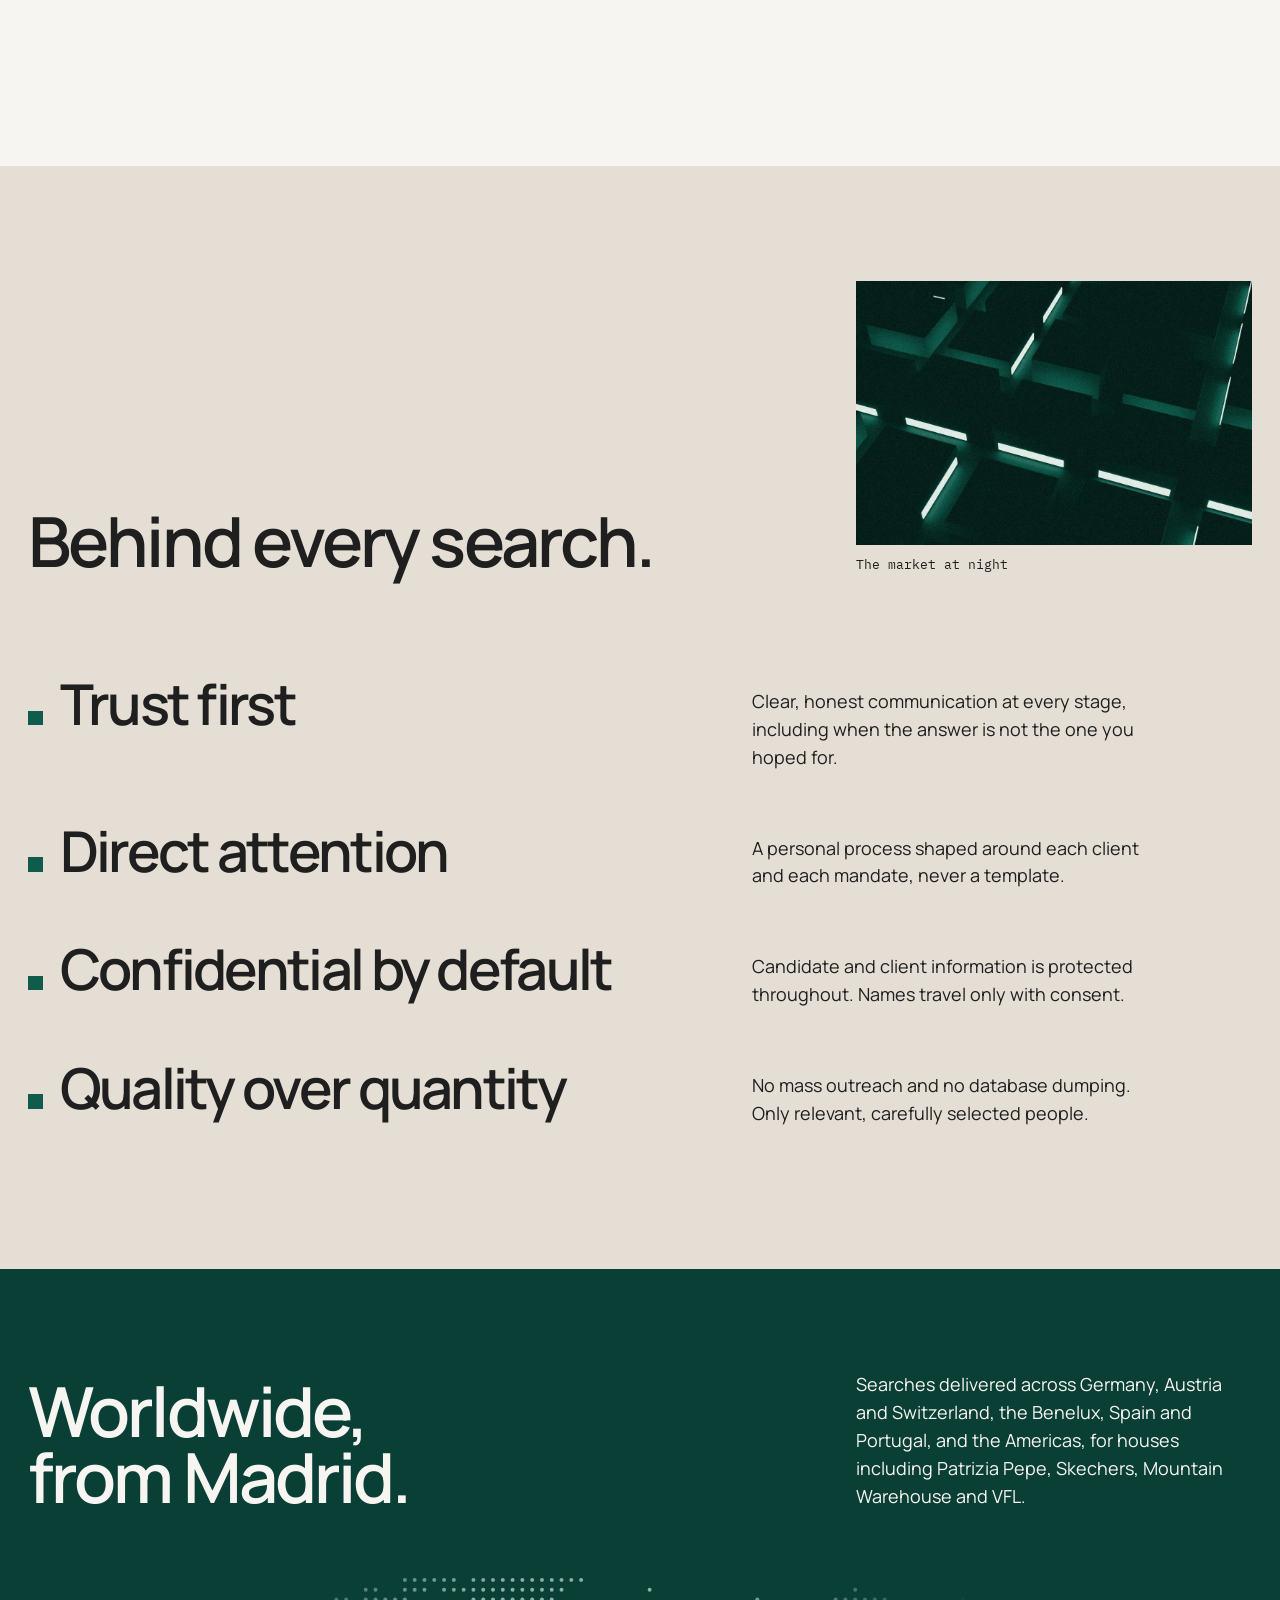
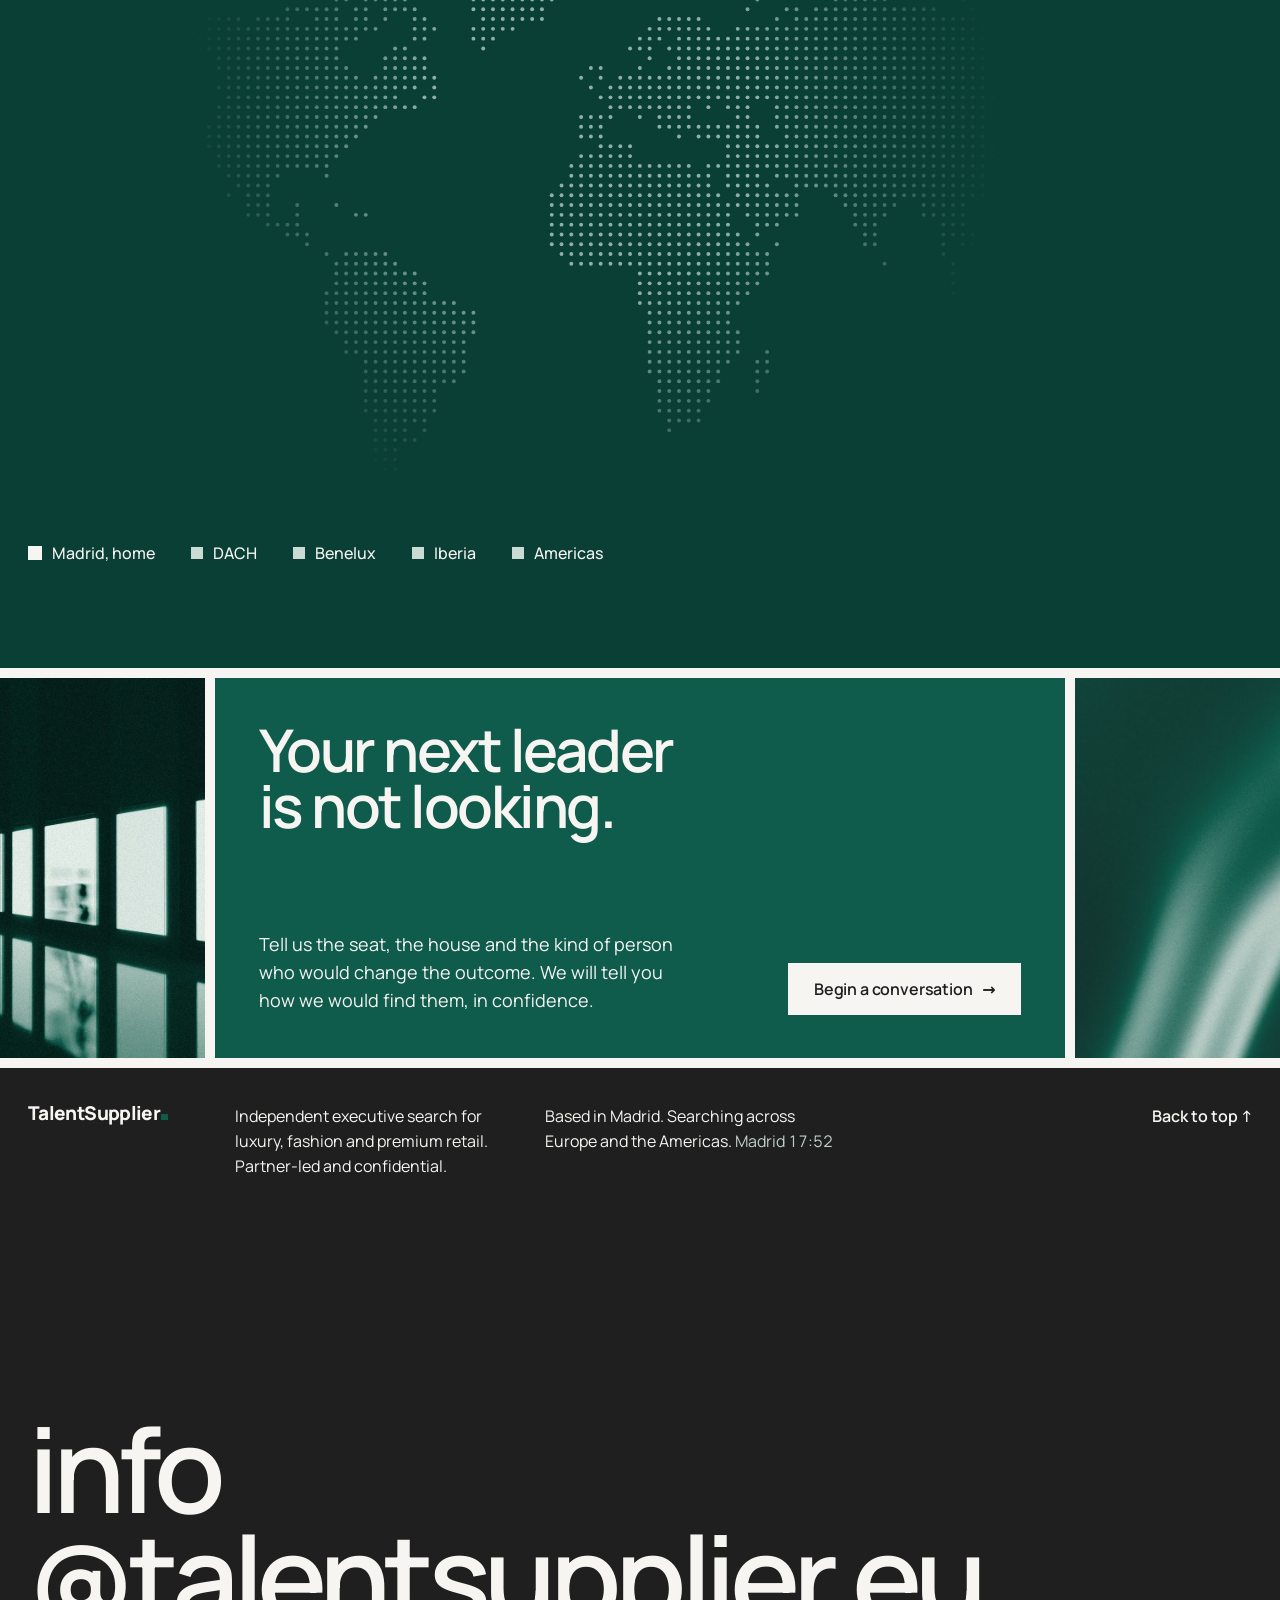
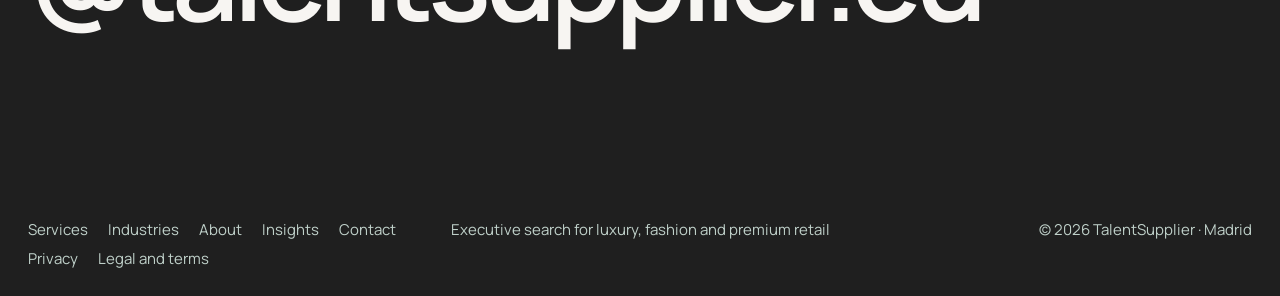
<file: about.html>
<!DOCTYPE html>
<html lang="en">
<head>
<meta charset="UTF-8">
<meta name="viewport" content="width=device-width, initial-scale=1">
<title>About | TalentSupplier</title>
<meta name="description" content="TalentSupplier is an independent, partner-led executive search boutique for luxury, fashion and premium retail. Confidential and international, led from Madrid.">
<meta name="theme-color" content="#0F5C4D">
<link rel="canonical" href="https://talentsupplier.eu/about.html">
<meta property="og:type" content="website">
<meta property="og:site_name" content="TalentSupplier">
<meta property="og:title" content="About | TalentSupplier">
<meta property="og:description" content="TalentSupplier is an independent, partner-led executive search boutique for luxury, fashion and premium retail. Confidential and international, led from Madrid.">
<meta property="og:image" content="https://talentsupplier.eu/assets/brand/og.png">
<meta property="og:url" content="https://talentsupplier.eu/about.html">
<meta property="og:locale" content="en_GB">
<meta property="og:image:width" content="1200"><meta property="og:image:height" content="630">
<meta property="og:image:alt" content="TalentSupplier. The people who move retail forward.">
<meta name="twitter:card" content="summary_large_image">
<meta name="twitter:title" content="About | TalentSupplier">
<meta name="twitter:description" content="TalentSupplier is an independent, partner-led executive search boutique for luxury, fashion and premium retail. Confidential and international, led from Madrid.">
<meta name="twitter:image" content="https://talentsupplier.eu/assets/brand/og.png">
<meta name="referrer" content="strict-origin-when-cross-origin">
<link rel="icon" href="assets/brand/favicon.svg" type="image/svg+xml">
<link rel="icon" href="assets/brand/favicon-32.png" sizes="32x32" type="image/png">
<link rel="apple-touch-icon" href="assets/brand/apple-touch-icon.png">
<link rel="manifest" href="site.webmanifest">
<link rel="preload" href="assets/fonts/manrope-latin-600-normal.woff2" as="font" type="font/woff2" crossorigin>
<link rel="stylesheet" href="assets/site.css">
<script>document.documentElement.classList.add('js')</script>
<script src="assets/map-data.js" defer></script>
<style>
.one{display:grid;grid-template-columns:repeat(12,minmax(0,1fr));column-gap:var(--gutter);padding-block:var(--gap);align-items:start}
.one h2{grid-column:1/8;font-size:var(--t-display);letter-spacing:-.052em;line-height:.9}
.one .viz{grid-column:9/13;grid-row:1/3;aspect-ratio:4/5;background:var(--stone)}
.one .txt{grid-column:1/7;margin-top:48px}
.one .txt p{font-size:var(--t-statement);font-weight:500;letter-spacing:-.022em;line-height:1.24}
.one .txt p+p{font-size:18px;font-weight:400;letter-spacing:0;line-height:1.55;margin-top:24px;max-width:46ch}
@media (max-width:900px){.one{display:block;padding-block:80px}.one h2{font-size:clamp(44px,13vw,84px)}.one .viz{margin-top:40px;aspect-ratio:1}.one .txt p{font-size:21px}}
/* the standard: four lines */
.std{padding-block:clamp(80px,9vw,140px)}
.std .sh{display:grid;grid-template-columns:repeat(12,minmax(0,1fr));column-gap:var(--gutter);align-items:end}.std h2{grid-column:1/8;font-size:var(--t-h2)}.std figure{grid-column:9/13}.std figure .ph{aspect-ratio:3/2}.std figure .cap{margin-top:10px}@media (max-width:900px){.std .sh{display:block}.std figure{margin-top:32px}}
.std dl{margin-top:clamp(48px,6vw,88px)}
.std dl>div{display:grid;grid-template-columns:repeat(12,minmax(0,1fr));column-gap:var(--gutter);padding-block:26px;align-items:start}
.std dt{grid-column:1/7;font-size:clamp(34px,4.4vw,76px);font-weight:600;letter-spacing:-.048em;line-height:.96;display:flex;gap:.3em;align-items:baseline}
.std dt::before{content:"";flex:none;width:.26em;height:.26em;background:var(--green)}
.std dd{grid-column:8/12;font-size:18px;padding-top:.6em}
@media (max-width:900px){.std dl>div{display:block}.std dt{font-size:34px}.std dd{margin-top:10px;padding:0}.std h2{font-size:clamp(40px,11vw,64px)}}
.world{padding-block:clamp(72px,8vw,120px)}
.world .head{display:grid;grid-template-columns:repeat(12,minmax(0,1fr));column-gap:var(--gutter);align-items:end}
.world h2{grid-column:1/8;font-size:var(--t-h2)}
.world .head p{grid-column:9/13;font-size:18px}
.world .map{margin-top:clamp(40px,5vw,72px);aspect-ratio:125/55}
.world .legend{display:flex;flex-wrap:wrap;gap:10px 36px;margin-top:28px;font-size:16px;font-weight:500}
.world .legend span{display:inline-flex;align-items:center;gap:10px}
.world .legend i{width:12px;height:12px;background:var(--mint)}
.world .legend .home i{background:var(--paper);width:14px;height:14px}
@media (max-width:900px){.world .head{display:block}.world .head p{margin-top:18px}.world .map{margin-inline:calc(var(--m)*-1)}}
</style>
</head>
<body class="has-bar">
<a class="skip" href="#main">Skip to content</a>
<header class="bar" id="bar">
  <div class="in wrap">
    <a class="wm" href="index.html" aria-label="TalentSupplier, home">TalentSupplier<i aria-hidden="true"></i></a>
    <span class="clock tab" data-clock aria-hidden="true">Madrid</span>
    <nav class="nav" aria-label="Main">
      <a href="services.html">Services</a>
      <a href="industries.html">Industries</a>
      <a href="about.html" aria-current="page">About</a>
      <a href="journal.html">Insights</a>
      <a href="contact.html">Contact</a>
      <a class="btn" href="contact.html">Confidential enquiry</a>
    </nav>
    <button class="menu-toggle" id="menuBtn" aria-expanded="false" aria-controls="sheet">Menu</button>
  </div>
</header>
<div class="sheet" id="sheet">
  <ul>
    <li><a href="services.html" style="--sw:var(--stone)">Services<i aria-hidden="true"></i></a></li>
    <li><a href="industries.html" style="--sw:var(--mint)">Industries<i aria-hidden="true"></i></a></li>
    <li><a href="about.html" style="--sw:var(--green)">About<i aria-hidden="true"></i></a></li>
    <li><a href="journal.html" style="--sw:var(--deep)">Insights<i aria-hidden="true"></i></a></li>
    <li><a href="contact.html" style="--sw:var(--paper)">Contact<i aria-hidden="true"></i></a></li>
  </ul>
  <a class="btn btn--paper" href="contact.html">Confidential enquiry</a>
</div>

<main id="main">
<section class="ph-hero wrap c-green" data-c="green">
  <h1 style="--fit:10vw"><span class="ln">Executive search,</span> <span class="ln">built on trust.</span></h1>
  <div class="low">
    <p>An independent boutique for luxury, fashion and premium retail, built on discretion and long relationships.</p>
    <div class="ph lift"><img src="assets/img/frosted.jpg" width="1100" height="1400" alt="Two people in conversation behind a frosted glass partition, impossible to identify"></div>
    <p class="cap">In confidence</p>
  </div>
</section>

<section class="one wrap c-paper" data-c="paper" aria-labelledby="oneTitle">
  <h2 id="oneTitle" class="rv">One partner, throughout.</h2>
  <div class="viz rv" style="--i:1"><canvas class="fld" data-n="900" data-keep="1" data-win=".42" data-at=".5,.56" data-dot="#1F1F1F" data-one="#0F5C4D" data-img="assets/img/vitrine.jpg" data-seed="21" data-dur="2600" aria-hidden="true"></canvas></div>
  <div class="txt">
    <p class="rv">The person who takes your brief runs your search, makes every approach and sits beside you at the offer.</p>
    <p class="rv" style="--i:1">That is what partner-led means here. There is no hand-off to a junior team and no database to work through. Each mandate is tailored, every shortlist is curated, every conversation is handled with discretion. We choose quality, clarity and long relationships with a few houses over volume.</p>
  </div>
</section>

<section class="std wrap c-stone" data-c="stone" aria-labelledby="stdTitle">
  <div class="sh"><h2 id="stdTitle" class="rv">Behind every search.</h2><figure class="rv" style="--i:1"><div class="ph lift"><img src="assets/img/map.jpg" width="1100" height="1400" alt="A city drawn at night from above, its luxury streets lit" loading="lazy"></div><figcaption class="cap">The market at night</figcaption></figure></div>
  <dl>
    <div class="rv"><dt>Trust first</dt><dd>Clear, honest communication at every stage, including when the answer is not the one you hoped for.</dd></div>
    <div class="rv"><dt>Direct attention</dt><dd>A personal process shaped around each client and each mandate, never a template.</dd></div>
    <div class="rv"><dt>Confidential by default</dt><dd>Candidate and client information is protected throughout. Names travel only with consent.</dd></div>
    <div class="rv"><dt>Quality over quantity</dt><dd>No mass outreach and no database dumping. Only relevant, carefully selected people.</dd></div>
  </dl>
</section>

<section class="world wrap c-deep" data-c="deep" aria-labelledby="worldTitle">
  <div class="head">
    <h2 id="worldTitle" class="rv">Worldwide, from Madrid.</h2>
    <p class="rv" style="--i:1">Searches delivered across Germany, Austria and Switzerland, the Benelux, Spain and Portugal, and the Americas, for houses including Patrizia Pepe, Skechers, Mountain Warehouse and VFL.</p>
  </div>
  <div class="map"><canvas class="fld" data-mode="map" data-dot="#9DBDB4" data-one="#CADBD3" data-home="#F7F5F2" data-r=".2" data-dur="1800" role="img" aria-label="A world map drawn in points, with markers on DACH, the Benelux, Iberia and the Americas, and Madrid as home"></canvas></div>
  <div class="legend rv"><span class="home"><i></i>Madrid, home</span><span><i></i>DACH</span><span><i></i>Benelux</span><span><i></i>Iberia</span><span><i></i>Americas</span></div>
</section>

<section class="act-row" data-c="paper" aria-labelledby="closeTitle">
  <div class="fl ph"><img src="assets/img/avenue.jpg" width="1600" height="900" alt="" loading="lazy"></div>
  <div class="mid c-green">
    <h2 id="closeTitle" class="rv">Your next leader is not looking.</h2>
    <div class="row">
      <p class="rv" style="--i:1">Tell us the seat, the house and the kind of person who would change the outcome. We will tell you how we would find them, in confidence.</p>
      <a class="btn btn--paper rv" style="--i:2" href="contact.html">Begin a conversation <span class="ar" aria-hidden="true">→</span></a>
    </div>
  </div>
  <div class="fr ph"><video autoplay muted loop playsinline preload="none" poster="assets/img/silk-loop-poster.jpg" width="1280" height="800" aria-hidden="true"><source src="assets/video/silk-loop.mp4" type="video/mp4"></video></div>
</section>
</main>

<footer class="foot wrap c-ink" data-c="ink">
  <div class="top">
    <a class="wm" href="index.html" aria-label="TalentSupplier, home">TalentSupplier<i aria-hidden="true"></i></a>
    <p class="n1">Independent executive search for luxury, fashion and premium retail. Partner-led and confidential.</p>
    <p class="n2">Based in Madrid. Searching across Europe and the Americas. <span class="tab soft" data-clock></span></p>
    <a class="up" href="#main">Back to top ↑</a>
  </div>
  <a class="mail" href="&#109;&#97;&#105;&#108;&#116;&#111;&#58;&#105;&#110;&#102;&#111;&#64;&#116;&#97;&#108;&#101;&#110;&#116;&#115;&#117;&#112;&#112;&#108;&#105;&#101;&#114;&#46;&#101;&#117;">info<br>@talentsupplier.eu</a>
  <div class="meta">
    <nav aria-label="Footer"><a href="services.html">Services</a><a href="industries.html">Industries</a><a href="about.html">About</a><a href="journal.html">Insights</a><a href="contact.html">Contact</a><a href="privacy-policy.html">Privacy</a><a href="legal-notice.html">Legal and terms</a></nav>
    <span>Executive search for luxury, fashion and premium retail</span>
    <span class="r">© 2026 TalentSupplier · Madrid</span>
  </div>
</footer>
<script src="assets/site.js" defer></script>
</body>
</html>
</file>
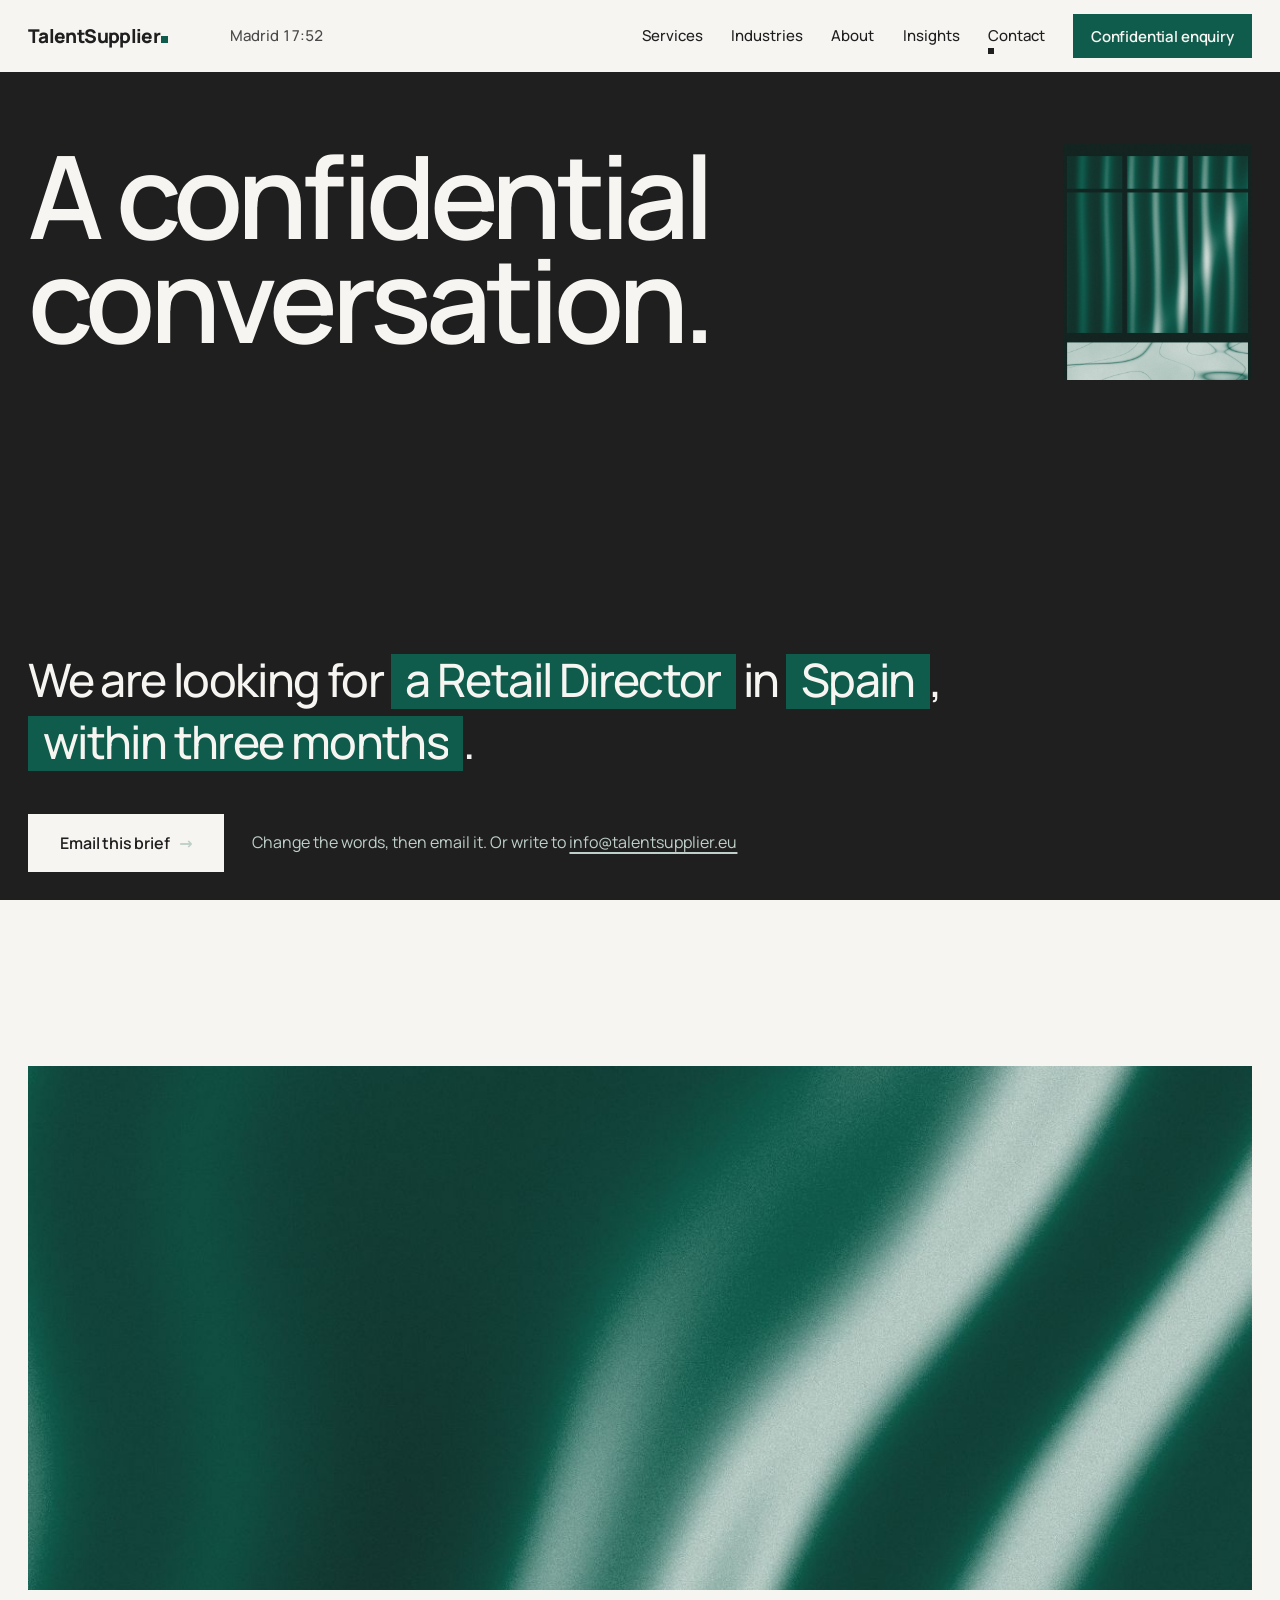
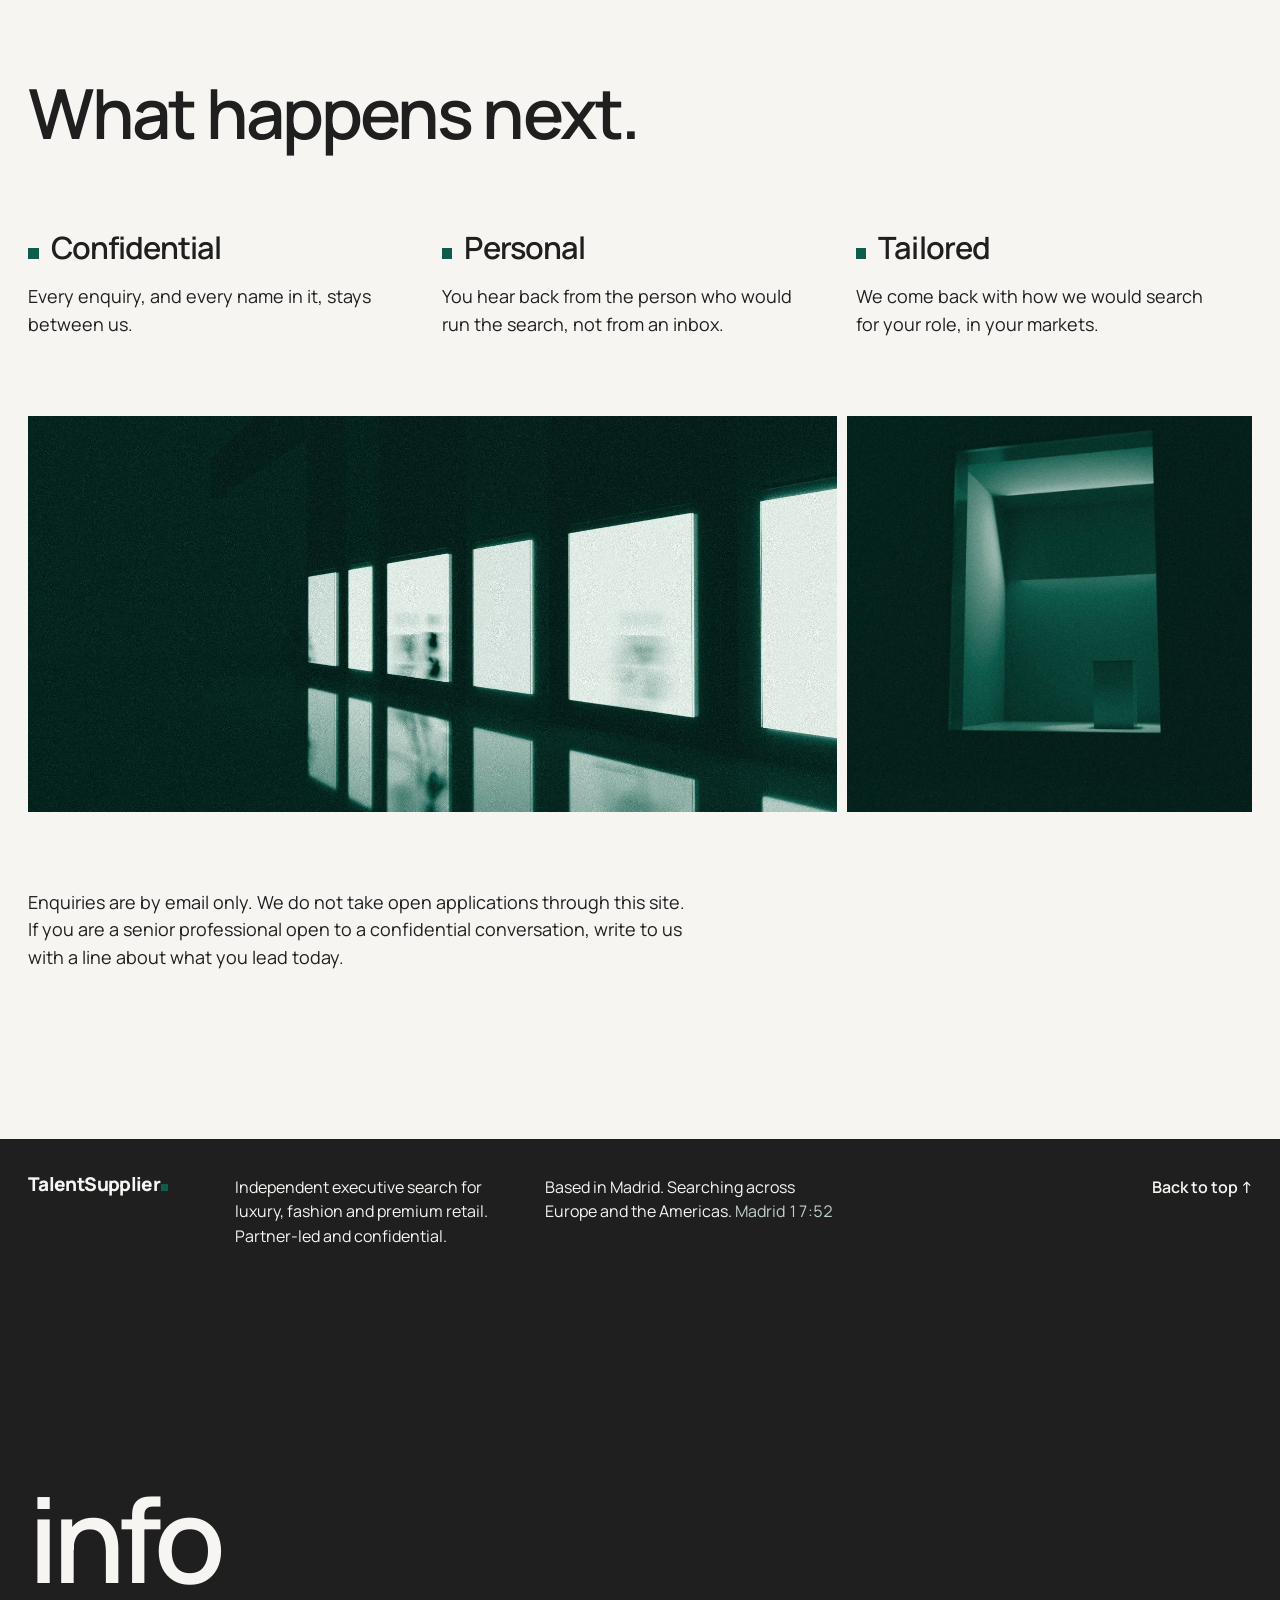
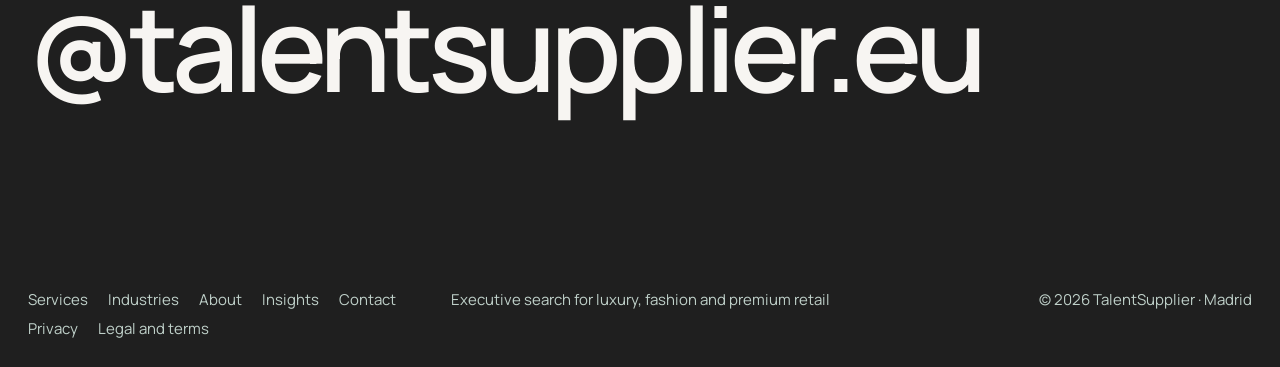
<file: contact.html>
<!DOCTYPE html>
<html lang="en">
<head>
<meta charset="UTF-8">
<meta name="viewport" content="width=device-width, initial-scale=1">
<title>Contact | TalentSupplier</title>
<meta name="description" content="Start a confidential conversation about a leadership search. Every enquiry is handled in confidence and answered personally.">
<meta name="theme-color" content="#0F5C4D">
<link rel="canonical" href="https://talentsupplier.eu/contact.html">
<meta property="og:type" content="website">
<meta property="og:site_name" content="TalentSupplier">
<meta property="og:title" content="Contact | TalentSupplier">
<meta property="og:description" content="Start a confidential conversation about a leadership search. Every enquiry is handled in confidence and answered personally.">
<meta property="og:image" content="https://talentsupplier.eu/assets/brand/og.png">
<meta property="og:url" content="https://talentsupplier.eu/contact.html">
<meta property="og:locale" content="en_GB">
<meta property="og:image:width" content="1200"><meta property="og:image:height" content="630">
<meta property="og:image:alt" content="TalentSupplier. The people who move retail forward.">
<meta name="twitter:card" content="summary_large_image">
<meta name="twitter:title" content="Contact | TalentSupplier">
<meta name="twitter:description" content="Start a confidential conversation about a leadership search. Every enquiry is handled in confidence and answered personally.">
<meta name="twitter:image" content="https://talentsupplier.eu/assets/brand/og.png">
<meta name="referrer" content="strict-origin-when-cross-origin">
<link rel="icon" href="assets/brand/favicon.svg" type="image/svg+xml">
<link rel="icon" href="assets/brand/favicon-32.png" sizes="32x32" type="image/png">
<link rel="apple-touch-icon" href="assets/brand/apple-touch-icon.png">
<link rel="manifest" href="site.webmanifest">
<link rel="preload" href="assets/fonts/manrope-latin-600-normal.woff2" as="font" type="font/woff2" crossorigin>
<link rel="stylesheet" href="assets/site.css">
<script>document.documentElement.classList.add('js')</script>

<style>
.ct{min-height:calc(100svh - var(--bar));display:flex;flex-direction:column;justify-content:space-between;padding-block:clamp(40px,8vh,96px) var(--m)}
.ct h1{font-size:var(--t-display);letter-spacing:-.05em;line-height:.9}
.ct h1 .ln{display:block}
.ct .chap{display:flex;gap:10px;align-items:center;font-size:15px;font-weight:600;margin-bottom:clamp(28px,6vh,64px)}
.ct .chap i{width:12px;height:12px;background:currentColor}
.ct .hd{display:grid;grid-template-columns:repeat(12,minmax(0,1fr));column-gap:var(--gutter);align-items:start}.ct .hd h1{grid-column:1/10}.ct .hd figure{grid-column:11/13;aspect-ratio:4/5}@media (max-width:900px){.ct .hd{display:block}.ct .hd figure{display:none}}
#composer{margin-top:clamp(48px,8vh,96px)}
#composer legend{font-size:15px;font-weight:600;color:var(--on-dark-soft);margin-bottom:18px;padding:0}
#composer fieldset{border:0;margin:0;padding:0}
.sentence{font-size:clamp(28px,3.6vw,60px);font-weight:500;letter-spacing:-.035em;line-height:1.32;max-width:22em}
.sentence select{field-sizing:content;appearance:none;-webkit-appearance:none;background:var(--green);color:var(--on-dark);border:0;border-radius:0;font:inherit;letter-spacing:inherit;line-height:1.1;padding:.02em .32em .08em;margin:.06em 0;cursor:pointer;transition:background-color .3s var(--ease)}
.sentence select:hover,.sentence select:focus-visible{background:var(--paper);color:var(--ink);outline:none}
.sentence select option{background:var(--paper);color:var(--ink)}
.ct .go{display:flex;flex-wrap:wrap;align-items:center;gap:16px 28px;margin-top:40px}
.ct .go span{font-size:16px;color:var(--on-dark-soft)}
.ct .go .btn{min-height:58px;padding:0 32px}
.promise{display:grid;grid-template-columns:repeat(3,minmax(0,1fr));column-gap:var(--gutter);padding-block:var(--gap)}
.promise h2{font-size:var(--t-h2);grid-column:1/-1;margin-bottom:clamp(48px,6vw,88px);max-width:9em}
.promise dt{font-size:var(--t-statement);font-weight:600;letter-spacing:-.03em;display:flex;gap:12px;align-items:baseline}
.promise dt::before{content:"";flex:none;width:.34em;height:.34em;background:var(--green)}
.promise dd{margin-top:12px;font-size:18px;max-width:32ch}
.promise .pv{grid-column:1/-1;aspect-ratio:21/9;margin-bottom:clamp(64px,7vw,112px)}.promise .pair2{grid-column:1/-1;display:grid;grid-template-columns:2fr 1fr;gap:10px;margin-top:clamp(56px,6vw,96px)}.promise .pair2 .ph{aspect-ratio:auto;height:44svh}@media (max-width:900px){.promise .pv{aspect-ratio:4/3;margin-bottom:56px}.promise .pair2{grid-template-columns:1fr 1fr;margin-top:48px}.promise .pair2 .ph{height:auto;aspect-ratio:1}}
.promise .f{grid-column:1/-1;margin-top:clamp(56px,6vw,96px);font-size:18px;max-width:60ch}
@media (max-width:900px){.ct{min-height:auto;padding-block:40px}.ct h1{font-size:clamp(40px,12vw,80px)}.sentence{font-size:26px}.ct .go .btn{width:100%}.promise{display:block;padding-block:80px}.promise dl>div+div{margin-top:28px}.promise h2{font-size:clamp(40px,11vw,64px)}}
.promise dl{grid-column:1/-1;display:grid;grid-template-columns:repeat(3,minmax(0,1fr));column-gap:var(--gutter)}
@media (max-width:900px){.promise dl{display:block}}
</style>
</head>
<body class="has-bar">
<a class="skip" href="#main">Skip to content</a>
<header class="bar" id="bar">
  <div class="in wrap">
    <a class="wm" href="index.html" aria-label="TalentSupplier, home">TalentSupplier<i aria-hidden="true"></i></a>
    <span class="clock tab" data-clock aria-hidden="true">Madrid</span>
    <nav class="nav" aria-label="Main">
      <a href="services.html">Services</a>
      <a href="industries.html">Industries</a>
      <a href="about.html">About</a>
      <a href="journal.html">Insights</a>
      <a href="contact.html" aria-current="page">Contact</a>
      <a class="btn" href="contact.html">Confidential enquiry</a>
    </nav>
    <button class="menu-toggle" id="menuBtn" aria-expanded="false" aria-controls="sheet">Menu</button>
  </div>
</header>
<div class="sheet" id="sheet">
  <ul>
    <li><a href="services.html" style="--sw:var(--stone)">Services<i aria-hidden="true"></i></a></li>
    <li><a href="industries.html" style="--sw:var(--mint)">Industries<i aria-hidden="true"></i></a></li>
    <li><a href="about.html" style="--sw:var(--green)">About<i aria-hidden="true"></i></a></li>
    <li><a href="journal.html" style="--sw:var(--deep)">Insights<i aria-hidden="true"></i></a></li>
    <li><a href="contact.html" style="--sw:var(--paper)">Contact<i aria-hidden="true"></i></a></li>
  </ul>
  <a class="btn btn--paper" href="contact.html">Confidential enquiry</a>
</div>

<main id="main">
<section class="ct wrap c-ink" data-c="ink">
  <div class="hd">
    <h1><span class="ln">A confidential</span> <span class="ln">conversation.</span></h1>
    <figure class="ph lift"><img src="assets/img/vitrine.jpg" width="1200" height="1440" alt="Green curtains lit behind the panes of a shop vitrine"></figure>
  </div>
  <form id="composer" action="&#109;&#97;&#105;&#108;&#116;&#111;&#58;&#105;&#110;&#102;&#111;&#64;&#116;&#97;&#108;&#101;&#110;&#116;&#115;&#117;&#112;&#112;&#108;&#105;&#101;&#114;&#46;&#101;&#117;" method="get">
    <fieldset>
      <legend class="sr">Start your brief in one sentence</legend>
      <p class="sentence">We are looking for
        <select name="level" aria-label="Role">
          <option value="a Boutique Director">a Boutique Director</option>
          <option value="an Area Director">an Area Director</option>
          <option value="a Retail Director" selected>a Retail Director</option>
          <option value="a Client Development Director">a Client Development Director</option>
          <option value="a Country Manager">a Country Manager</option>
          <option value="an HR &amp; People Director">an HR &amp; People Director</option>
          <option value="a Chief Retail Officer">a Chief Retail Officer</option>
          <option value="a Managing Director">a Managing Director</option>
          <option value="a CEO">a CEO</option>
          <option value="a specialist role">a specialist role</option>
        </select>
        in
        <select name="market" aria-label="Market">
          <option value="Spain" selected>Spain</option>
          <option value="Portugal">Portugal</option>
          <option value="France">France</option>
          <option value="Italy">Italy</option>
          <option value="Germany, Austria and Switzerland">Germany, Austria and Switzerland</option>
          <option value="the Benelux">the Benelux</option>
          <option value="the United Kingdom">the United Kingdom</option>
          <option value="the Americas">the Americas</option>
          <option value="several markets">several markets</option>
        </select>,
        <select name="timing" aria-label="Timing">
          <option value="within three months" selected>within three months</option>
          <option value="this year">this year</option>
          <option value="with no fixed date">with no fixed date</option>
        </select>.
      </p>
    </fieldset>
    <div class="go">
      <a class="btn btn--paper" id="composeMail" href="&#109;&#97;&#105;&#108;&#116;&#111;&#58;&#105;&#110;&#102;&#111;&#64;&#116;&#97;&#108;&#101;&#110;&#116;&#115;&#117;&#112;&#112;&#108;&#105;&#101;&#114;&#46;&#101;&#117;">Email this brief <span class="ar" aria-hidden="true">→</span></a>
      <span>Change the words, then email it. Or write to <a class="link" href="&#109;&#97;&#105;&#108;&#116;&#111;&#58;&#105;&#110;&#102;&#111;&#64;&#116;&#97;&#108;&#101;&#110;&#116;&#115;&#117;&#112;&#112;&#108;&#105;&#101;&#114;&#46;&#101;&#117;">&#105;&#110;&#102;&#111;&#64;&#116;&#97;&#108;&#101;&#110;&#116;&#115;&#117;&#112;&#112;&#108;&#105;&#101;&#114;&#46;&#101;&#117;</a></span>
    </div>
    <p class="sr" id="composeLine" aria-live="polite"></p>
  </form>
</section>

<section class="promise wrap c-paper" data-c="paper" aria-labelledby="promTitle">
  <div class="ph pv lift"><video autoplay muted loop playsinline preload="metadata" poster="assets/img/silk-loop-poster.jpg" width="1280" height="800" aria-hidden="true"><source src="assets/video/silk-loop.mp4" type="video/mp4"></video></div>
  <h2 id="promTitle" class="rv">What happens next.</h2>
  <dl>
    <div class="rv"><dt>Confidential</dt><dd>Every enquiry, and every name in it, stays between us.</dd></div>
    <div class="rv" style="--i:1"><dt>Personal</dt><dd>You hear back from the person who would run the search, not from an inbox.</dd></div>
    <div class="rv" style="--i:2"><dt>Tailored</dt><dd>We come back with how we would search for your role, in your markets.</dd></div>
  </dl>
  <div class="pair2"><figure class="ph lift"><img src="assets/img/avenue.jpg" width="1600" height="900" alt="An avenue of boutiques at night" loading="lazy"></figure><figure class="ph lift"><img src="assets/img/shopfront.jpg" width="1000" height="1250" alt="A lacquered shopfront at night, one display window lit" loading="lazy"></figure></div>
  <p class="f rv">Enquiries are by email only. We do not take open applications through this site. If you are a senior professional open to a confidential conversation, write to us with a line about what you lead today.</p>
</section>

</main>

<footer class="foot wrap c-ink" data-c="ink">
  <div class="top">
    <a class="wm" href="index.html" aria-label="TalentSupplier, home">TalentSupplier<i aria-hidden="true"></i></a>
    <p class="n1">Independent executive search for luxury, fashion and premium retail. Partner-led and confidential.</p>
    <p class="n2">Based in Madrid. Searching across Europe and the Americas. <span class="tab soft" data-clock></span></p>
    <a class="up" href="#main">Back to top ↑</a>
  </div>
  <a class="mail" href="&#109;&#97;&#105;&#108;&#116;&#111;&#58;&#105;&#110;&#102;&#111;&#64;&#116;&#97;&#108;&#101;&#110;&#116;&#115;&#117;&#112;&#112;&#108;&#105;&#101;&#114;&#46;&#101;&#117;">info<br>@talentsupplier.eu</a>
  <div class="meta">
    <nav aria-label="Footer"><a href="services.html">Services</a><a href="industries.html">Industries</a><a href="about.html">About</a><a href="journal.html">Insights</a><a href="contact.html">Contact</a><a href="privacy-policy.html">Privacy</a><a href="legal-notice.html">Legal and terms</a></nav>
    <span>Executive search for luxury, fashion and premium retail</span>
    <span class="r">© 2026 TalentSupplier · Madrid</span>
  </div>
</footer>
<script src="assets/site.js" defer></script>
</body>
</html>
</file>
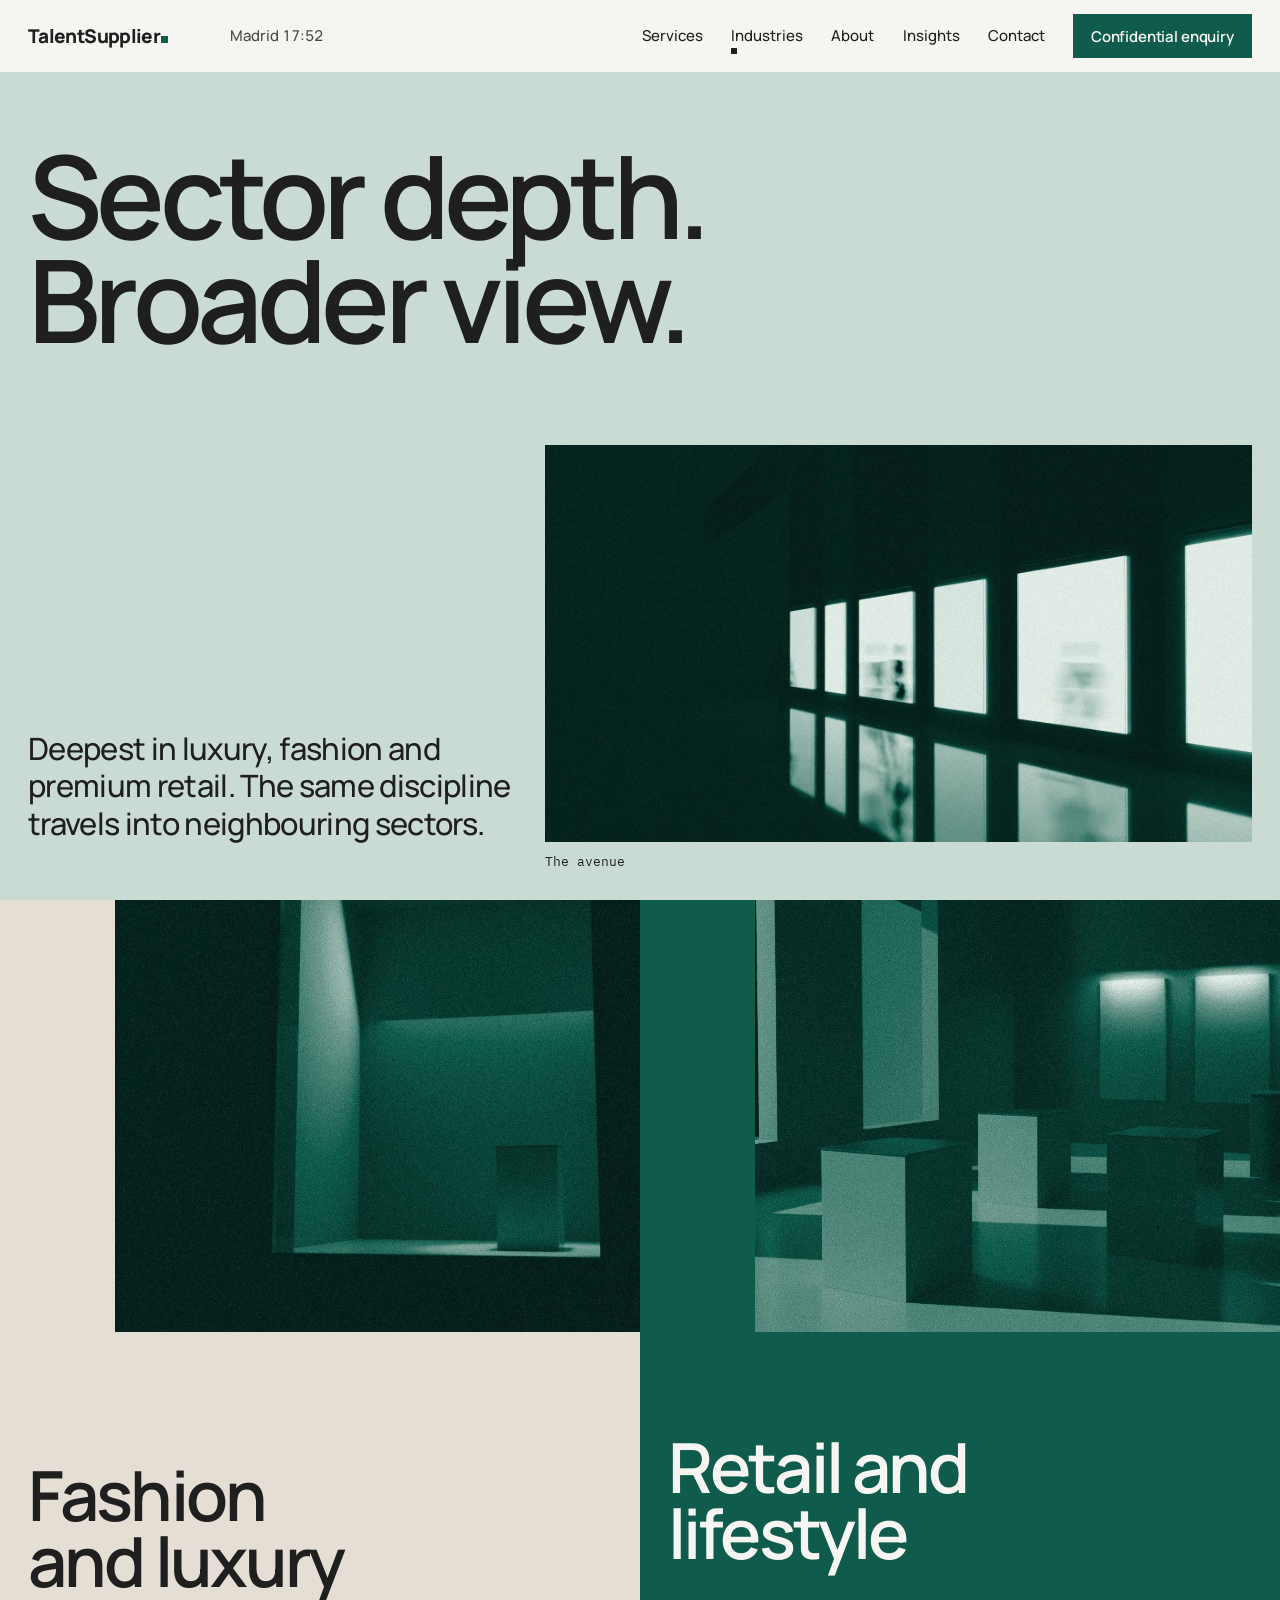
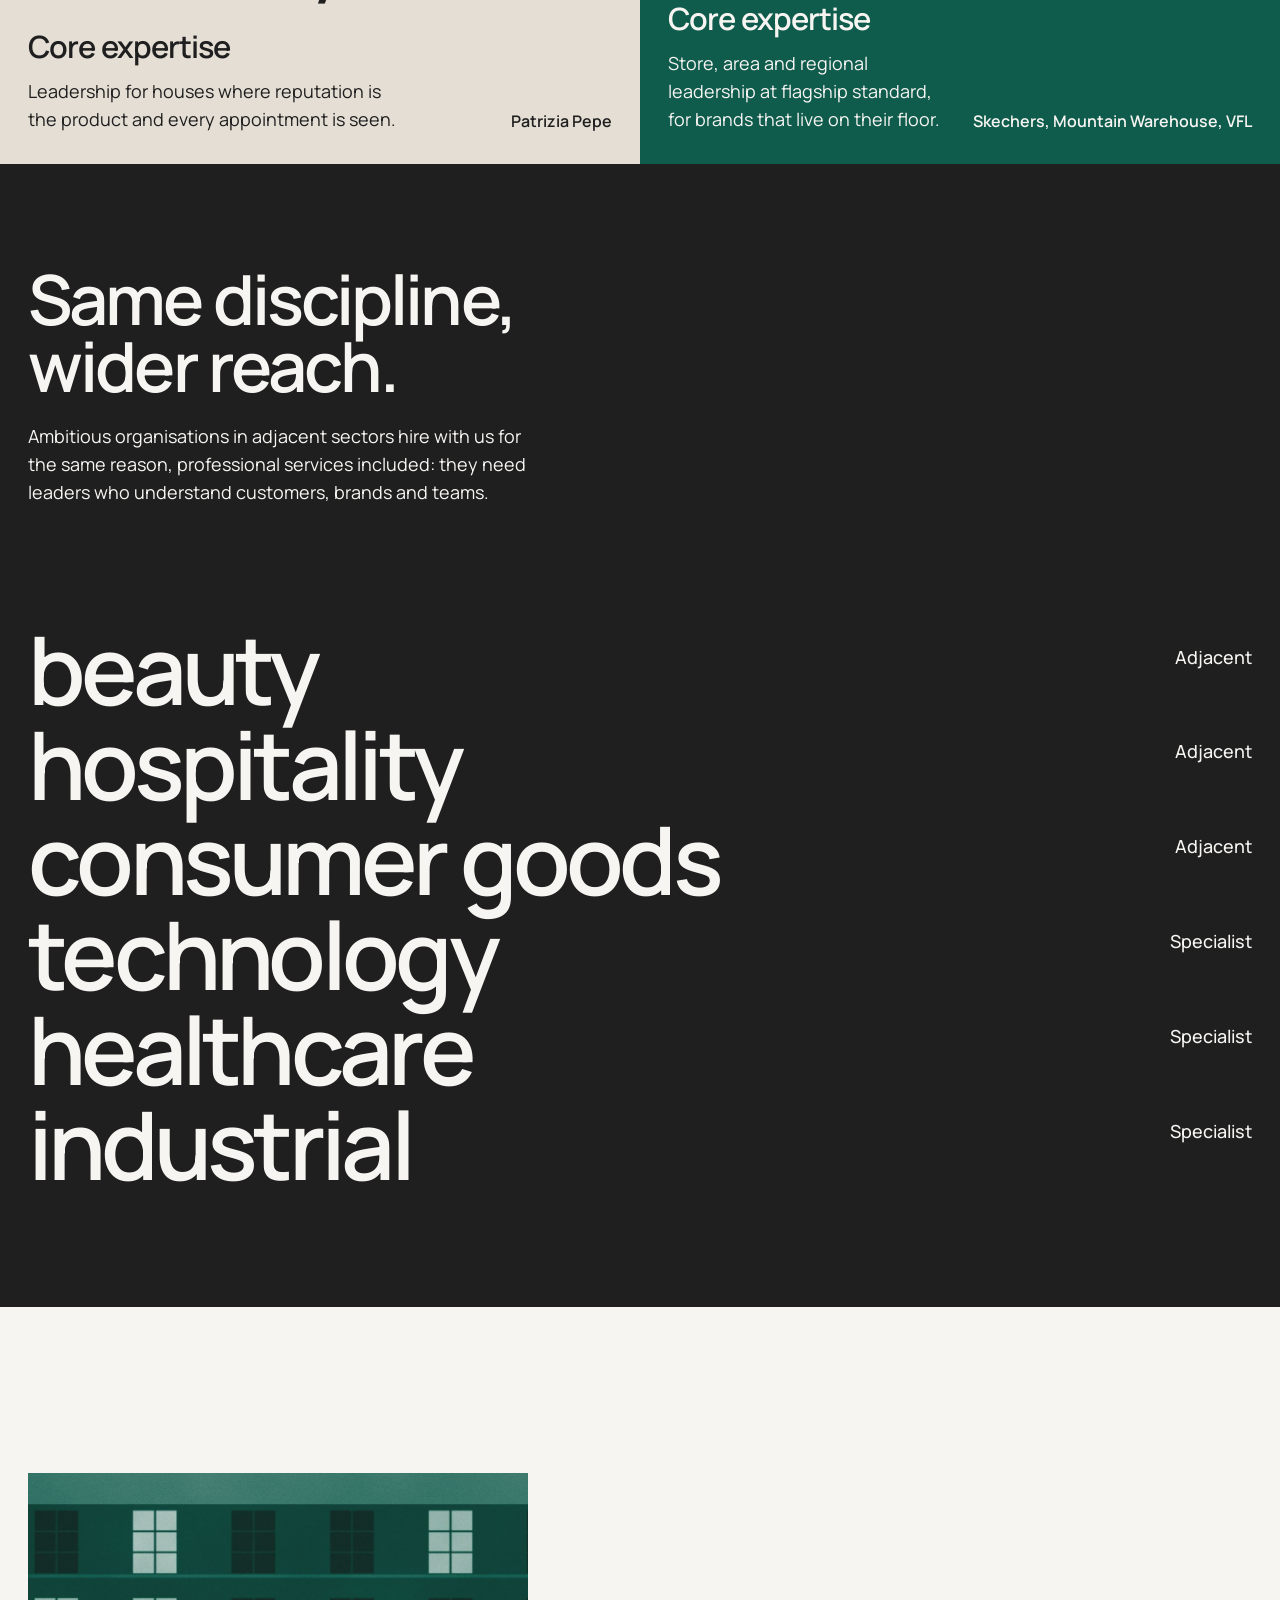
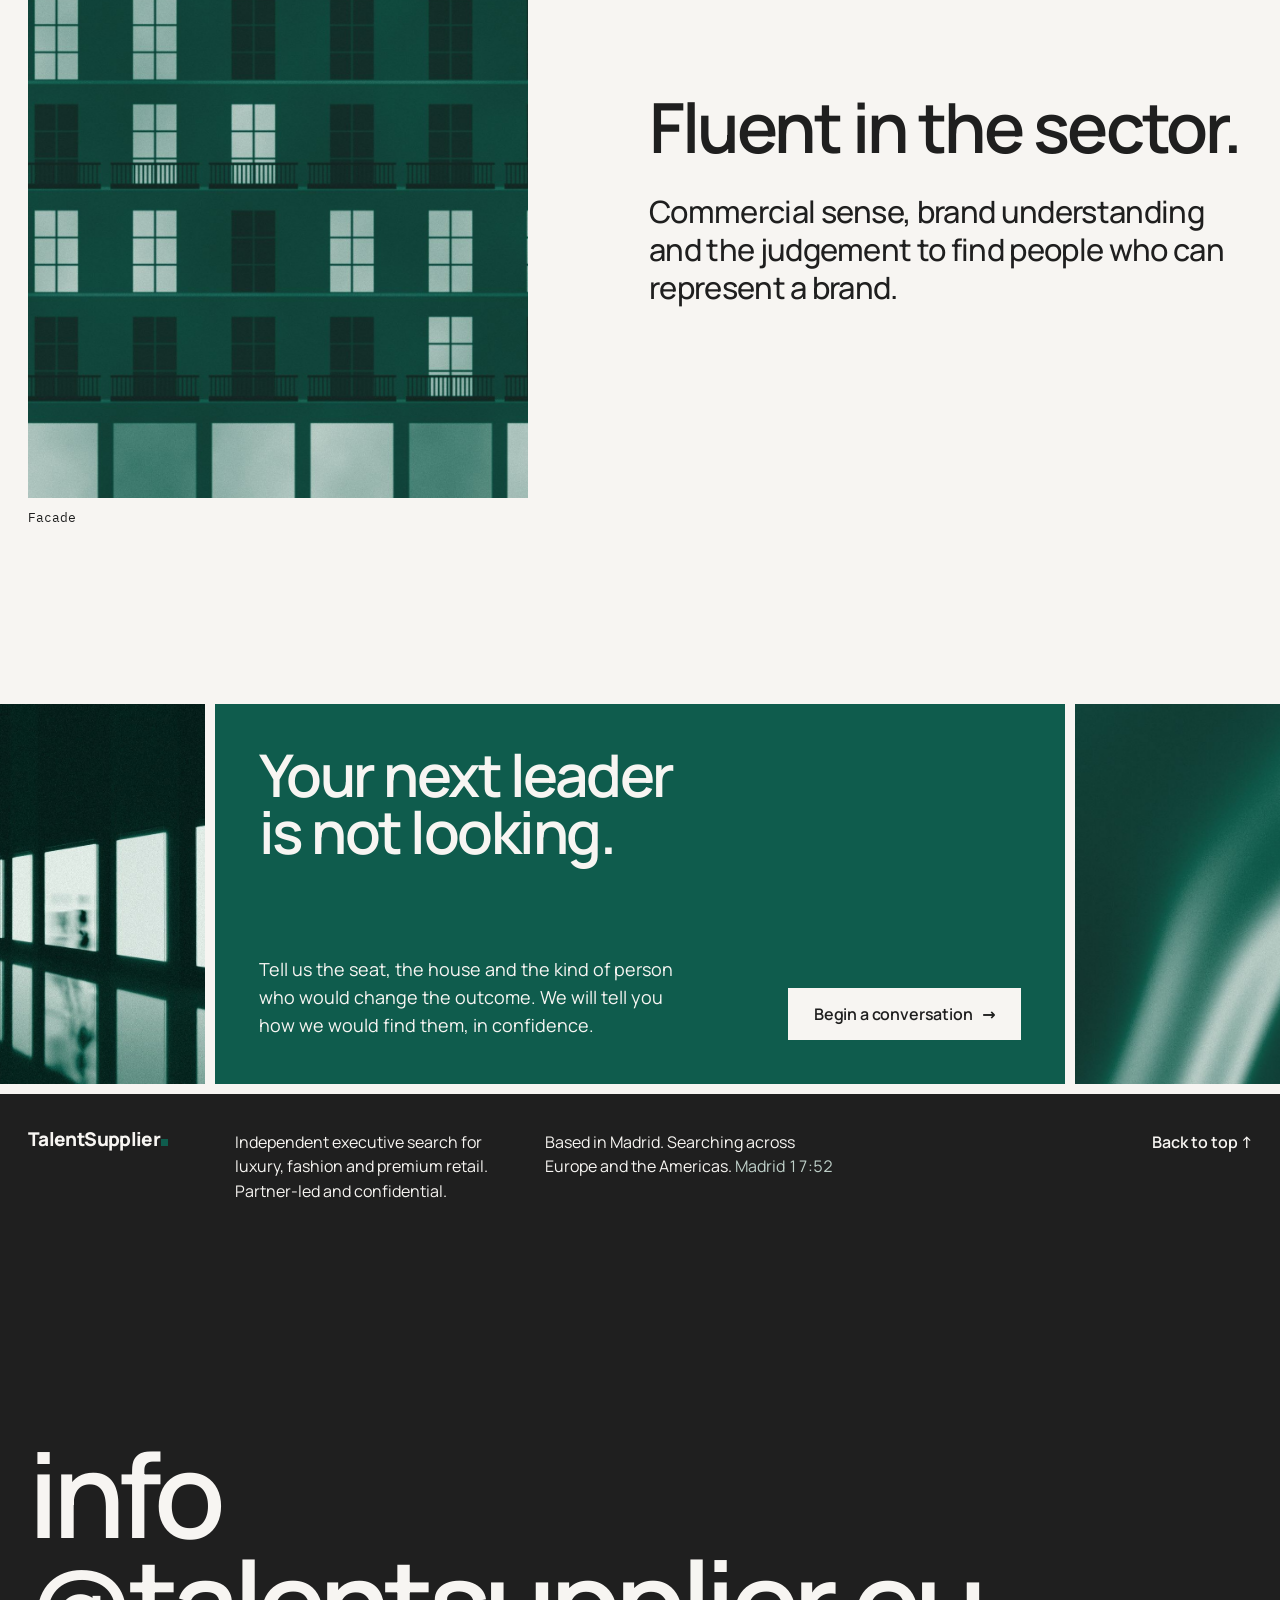
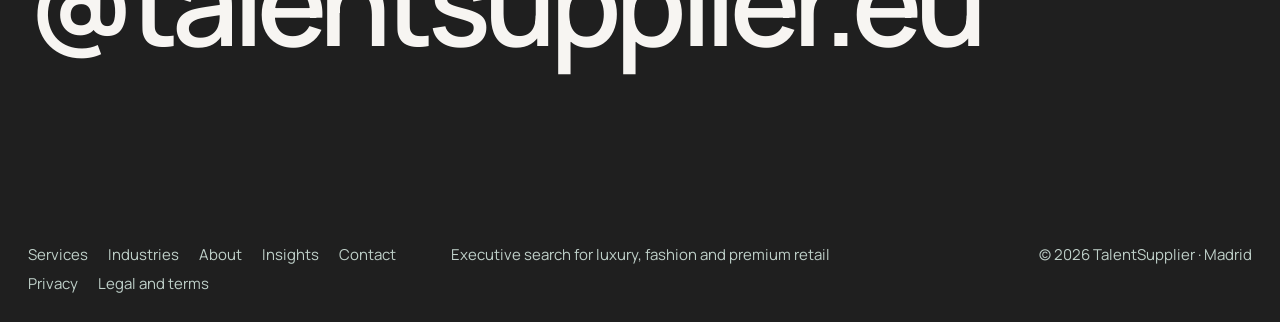
<file: industries.html>
<!DOCTYPE html>
<html lang="en">
<head>
<meta charset="UTF-8">
<meta name="viewport" content="width=device-width, initial-scale=1">
<title>Industries | TalentSupplier</title>
<meta name="description" content="Executive search with its deepest expertise in luxury, fashion and premium retail, and the same discipline across beauty, hospitality and consumer goods.">
<meta name="theme-color" content="#0F5C4D">
<link rel="canonical" href="https://talentsupplier.eu/industries.html">
<meta property="og:type" content="website">
<meta property="og:site_name" content="TalentSupplier">
<meta property="og:title" content="Industries | TalentSupplier">
<meta property="og:description" content="Executive search with its deepest expertise in luxury, fashion and premium retail, and the same discipline across beauty, hospitality and consumer goods.">
<meta property="og:image" content="https://talentsupplier.eu/assets/brand/og.png">
<meta property="og:url" content="https://talentsupplier.eu/industries.html">
<meta property="og:locale" content="en_GB">
<meta property="og:image:width" content="1200"><meta property="og:image:height" content="630">
<meta property="og:image:alt" content="TalentSupplier. The people who move retail forward.">
<meta name="twitter:card" content="summary_large_image">
<meta name="twitter:title" content="Industries | TalentSupplier">
<meta name="twitter:description" content="Executive search with its deepest expertise in luxury, fashion and premium retail, and the same discipline across beauty, hospitality and consumer goods.">
<meta name="twitter:image" content="https://talentsupplier.eu/assets/brand/og.png">
<meta name="referrer" content="strict-origin-when-cross-origin">
<link rel="icon" href="assets/brand/favicon.svg" type="image/svg+xml">
<link rel="icon" href="assets/brand/favicon-32.png" sizes="32x32" type="image/png">
<link rel="apple-touch-icon" href="assets/brand/apple-touch-icon.png">
<link rel="manifest" href="site.webmanifest">
<link rel="preload" href="assets/fonts/manrope-latin-600-normal.woff2" as="font" type="font/woff2" crossorigin>
<link rel="stylesheet" href="assets/site.css">
<script>document.documentElement.classList.add('js')</script>

<style>
/* two core sectors, two fields */
.pair{display:grid;grid-template-columns:1fr 1fr}
.pair .p{position:relative;min-height:96svh;overflow:hidden;display:flex;flex-direction:column;justify-content:flex-end;gap:28px;padding:28px var(--m) 30px}
.pair .p .ph{position:absolute;left:18%;right:-16%;top:-10%;height:60%;background:transparent}
.pair .p .ph img{width:100%;height:100%;object-fit:cover}
.pair .p h2{position:relative;font-size:var(--t-h2);max-width:6em}
.pair .p .row{position:relative;display:grid;grid-template-columns:1fr auto;gap:24px;align-items:end}
.pair .p .row p{font-size:18px;max-width:34ch}
.pair .p .row b{display:block;font-size:var(--t-statement);font-weight:600;letter-spacing:-.03em;margin-bottom:8px}
.pair .p .row span{font-size:16px;font-weight:600;text-align:right}
@media (max-width:900px){.pair{display:block}.pair .p{min-height:86svh;padding:88px var(--m) 24px}.pair .p .ph{left:20%;right:-30%;height:52%}.pair .p h2{font-size:clamp(40px,11vw,64px)}.pair .p .row{display:block}.pair .p .row span{display:block;text-align:left;margin-top:14px}}
/* fluent */
.fluent{display:grid;grid-template-columns:repeat(12,minmax(0,1fr));column-gap:var(--gutter);padding-block:var(--gap);align-items:center}
.fluent figure{grid-column:1/6}.fluent .ph{aspect-ratio:4/5}
.fluent .t{grid-column:7/13}
.fluent h2{font-size:var(--t-h2)}
.fluent p{font-size:var(--t-statement);font-weight:500;letter-spacing:-.022em;line-height:1.24;margin-top:32px;max-width:20em}
.fluent .cap{margin-top:10px}
@media (max-width:900px){.fluent{display:flex;flex-direction:column-reverse;padding-block:80px}.fluent figure{margin-top:40px}.fluent .t{margin-top:40px}.fluent h2{font-size:clamp(40px,11vw,64px)}.fluent p{font-size:21px}}
.adj-head{padding-top:clamp(72px,8vw,120px)}
.adj-head h2{font-size:var(--t-h2);max-width:9em}
.adj-head p{font-size:18px;max-width:46ch;margin-top:24px}
</style>
</head>
<body class="has-bar">
<a class="skip" href="#main">Skip to content</a>
<header class="bar" id="bar">
  <div class="in wrap">
    <a class="wm" href="index.html" aria-label="TalentSupplier, home">TalentSupplier<i aria-hidden="true"></i></a>
    <span class="clock tab" data-clock aria-hidden="true">Madrid</span>
    <nav class="nav" aria-label="Main">
      <a href="services.html">Services</a>
      <a href="industries.html" aria-current="page">Industries</a>
      <a href="about.html">About</a>
      <a href="journal.html">Insights</a>
      <a href="contact.html">Contact</a>
      <a class="btn" href="contact.html">Confidential enquiry</a>
    </nav>
    <button class="menu-toggle" id="menuBtn" aria-expanded="false" aria-controls="sheet">Menu</button>
  </div>
</header>
<div class="sheet" id="sheet">
  <ul>
    <li><a href="services.html" style="--sw:var(--stone)">Services<i aria-hidden="true"></i></a></li>
    <li><a href="industries.html" style="--sw:var(--mint)">Industries<i aria-hidden="true"></i></a></li>
    <li><a href="about.html" style="--sw:var(--green)">About<i aria-hidden="true"></i></a></li>
    <li><a href="journal.html" style="--sw:var(--deep)">Insights<i aria-hidden="true"></i></a></li>
    <li><a href="contact.html" style="--sw:var(--paper)">Contact<i aria-hidden="true"></i></a></li>
  </ul>
  <a class="btn btn--paper" href="contact.html">Confidential enquiry</a>
</div>

<main id="main">
<section class="ph-hero wrap c-mint" data-c="mint">
  <h1><span class="ln">Sector depth.</span> <span class="ln">Broader view.</span></h1>
  <div class="low">
    <p>Deepest in luxury, fashion and premium retail. The same discipline travels into neighbouring sectors.</p>
    <div class="ph lift"><img src="assets/img/avenue.jpg" width="1600" height="900" alt="An avenue of boutiques at night, people walking past the lit windows"></div>
    <p class="cap">The avenue</p>
  </div>
</section>

<section class="pair" data-c="stone" aria-label="Core expertise">
  <div class="p c-stone">
    <div class="ph lift"><img src="assets/img/shopfront.jpg" width="1000" height="1250" alt="A lacquered luxury shopfront at night, one display window lit" loading="lazy"></div>
    <h2 class="rv">Fashion and luxury</h2>
    <div class="row rv"><p><b>Core expertise</b>Leadership for houses where reputation is the product and every appointment is seen.</p><span>Patrizia Pepe</span></div>
  </div>
  <div class="p c-green">
    <div class="ph lift"><img src="assets/img/flagship.jpg" width="1600" height="900" alt="A flagship boutique at dawn, morning light across the stone floor" loading="lazy"></div>
    <h2 class="rv">Retail and lifestyle</h2>
    <div class="row rv"><p><b>Core expertise</b>Store, area and regional leadership at flagship standard, for brands that live on their floor.</p><span>Skechers, Mountain Warehouse, VFL</span></div>
  </div>
</section>

<section class="c-ink" data-c="ink" aria-labelledby="adjTitle">
  <div class="adj-head wrap">
    <h2 id="adjTitle" class="rv">Same discipline, wider reach.</h2>
    <p class="rv" style="--i:1">Ambitious organisations in adjacent sectors hire with us for the same reason, professional services included: they need leaders who understand customers, brands and teams.</p>
  </div>
  <ul class="poster wrap">
    <li class="rv"><div><span class="w">beauty</span><span class="d">Adjacent</span></div></li>
    <li class="rv" style="--i:1"><div><span class="w">hospitality</span><span class="d">Adjacent</span></div></li>
    <li class="rv" style="--i:2"><div><span class="w">consumer goods</span><span class="d">Adjacent</span></div></li>
    <li class="rv" style="--i:3"><div><span class="w">technology</span><span class="d">Specialist</span></div></li>
    <li class="rv" style="--i:4"><div><span class="w">healthcare</span><span class="d">Specialist</span></div></li>
    <li class="rv" style="--i:5"><div><span class="w">industrial</span><span class="d">Specialist</span></div></li>
  </ul>
</section>

<section class="fluent wrap c-paper" data-c="paper" aria-labelledby="fluentTitle">
  <figure class="rv"><div class="ph lift"><img src="assets/img/facade.jpg" width="2100" height="1400" alt="A boulevard facade at dusk, some windows lit" loading="lazy"></div><figcaption class="cap">Facade</figcaption></figure>
  <div class="t">
    <h2 id="fluentTitle" class="rv">Fluent in the sector.</h2>
    <p class="rv" style="--i:1">Commercial sense, brand understanding and the judgement to find people who can represent a brand.</p>
  </div>
</section>

<section class="act-row" data-c="paper" aria-labelledby="closeTitle">
  <div class="fl ph"><img src="assets/img/avenue.jpg" width="1600" height="900" alt="" loading="lazy"></div>
  <div class="mid c-green">
    <h2 id="closeTitle" class="rv">Your next leader is not looking.</h2>
    <div class="row">
      <p class="rv" style="--i:1">Tell us the seat, the house and the kind of person who would change the outcome. We will tell you how we would find them, in confidence.</p>
      <a class="btn btn--paper rv" style="--i:2" href="contact.html">Begin a conversation <span class="ar" aria-hidden="true">→</span></a>
    </div>
  </div>
  <div class="fr ph"><video autoplay muted loop playsinline preload="none" poster="assets/img/silk-loop-poster.jpg" width="1280" height="800" aria-hidden="true"><source src="assets/video/silk-loop.mp4" type="video/mp4"></video></div>
</section>
</main>

<footer class="foot wrap c-ink" data-c="ink">
  <div class="top">
    <a class="wm" href="index.html" aria-label="TalentSupplier, home">TalentSupplier<i aria-hidden="true"></i></a>
    <p class="n1">Independent executive search for luxury, fashion and premium retail. Partner-led and confidential.</p>
    <p class="n2">Based in Madrid. Searching across Europe and the Americas. <span class="tab soft" data-clock></span></p>
    <a class="up" href="#main">Back to top ↑</a>
  </div>
  <a class="mail" href="&#109;&#97;&#105;&#108;&#116;&#111;&#58;&#105;&#110;&#102;&#111;&#64;&#116;&#97;&#108;&#101;&#110;&#116;&#115;&#117;&#112;&#112;&#108;&#105;&#101;&#114;&#46;&#101;&#117;">info<br>@talentsupplier.eu</a>
  <div class="meta">
    <nav aria-label="Footer"><a href="services.html">Services</a><a href="industries.html">Industries</a><a href="about.html">About</a><a href="journal.html">Insights</a><a href="contact.html">Contact</a><a href="privacy-policy.html">Privacy</a><a href="legal-notice.html">Legal and terms</a></nav>
    <span>Executive search for luxury, fashion and premium retail</span>
    <span class="r">© 2026 TalentSupplier · Madrid</span>
  </div>
</footer>
<script src="assets/site.js" defer></script>
</body>
</html>
</file>
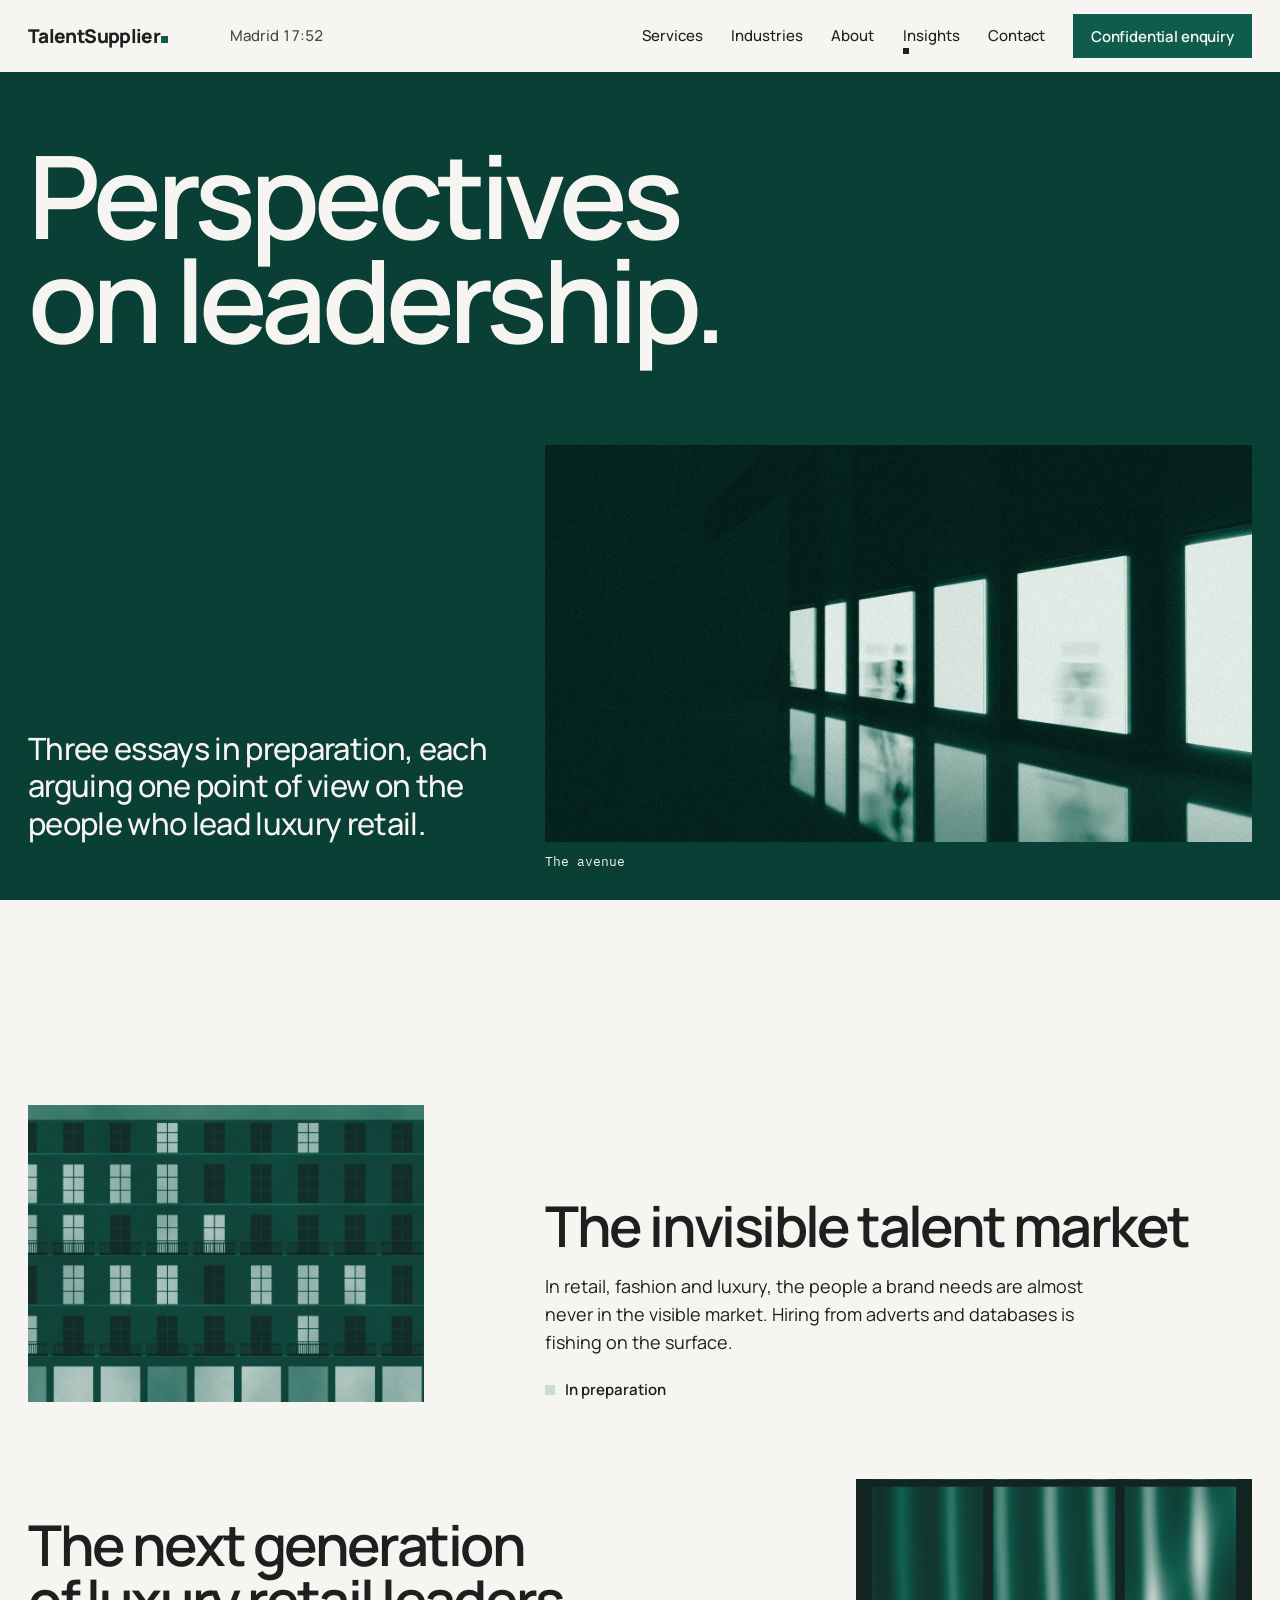
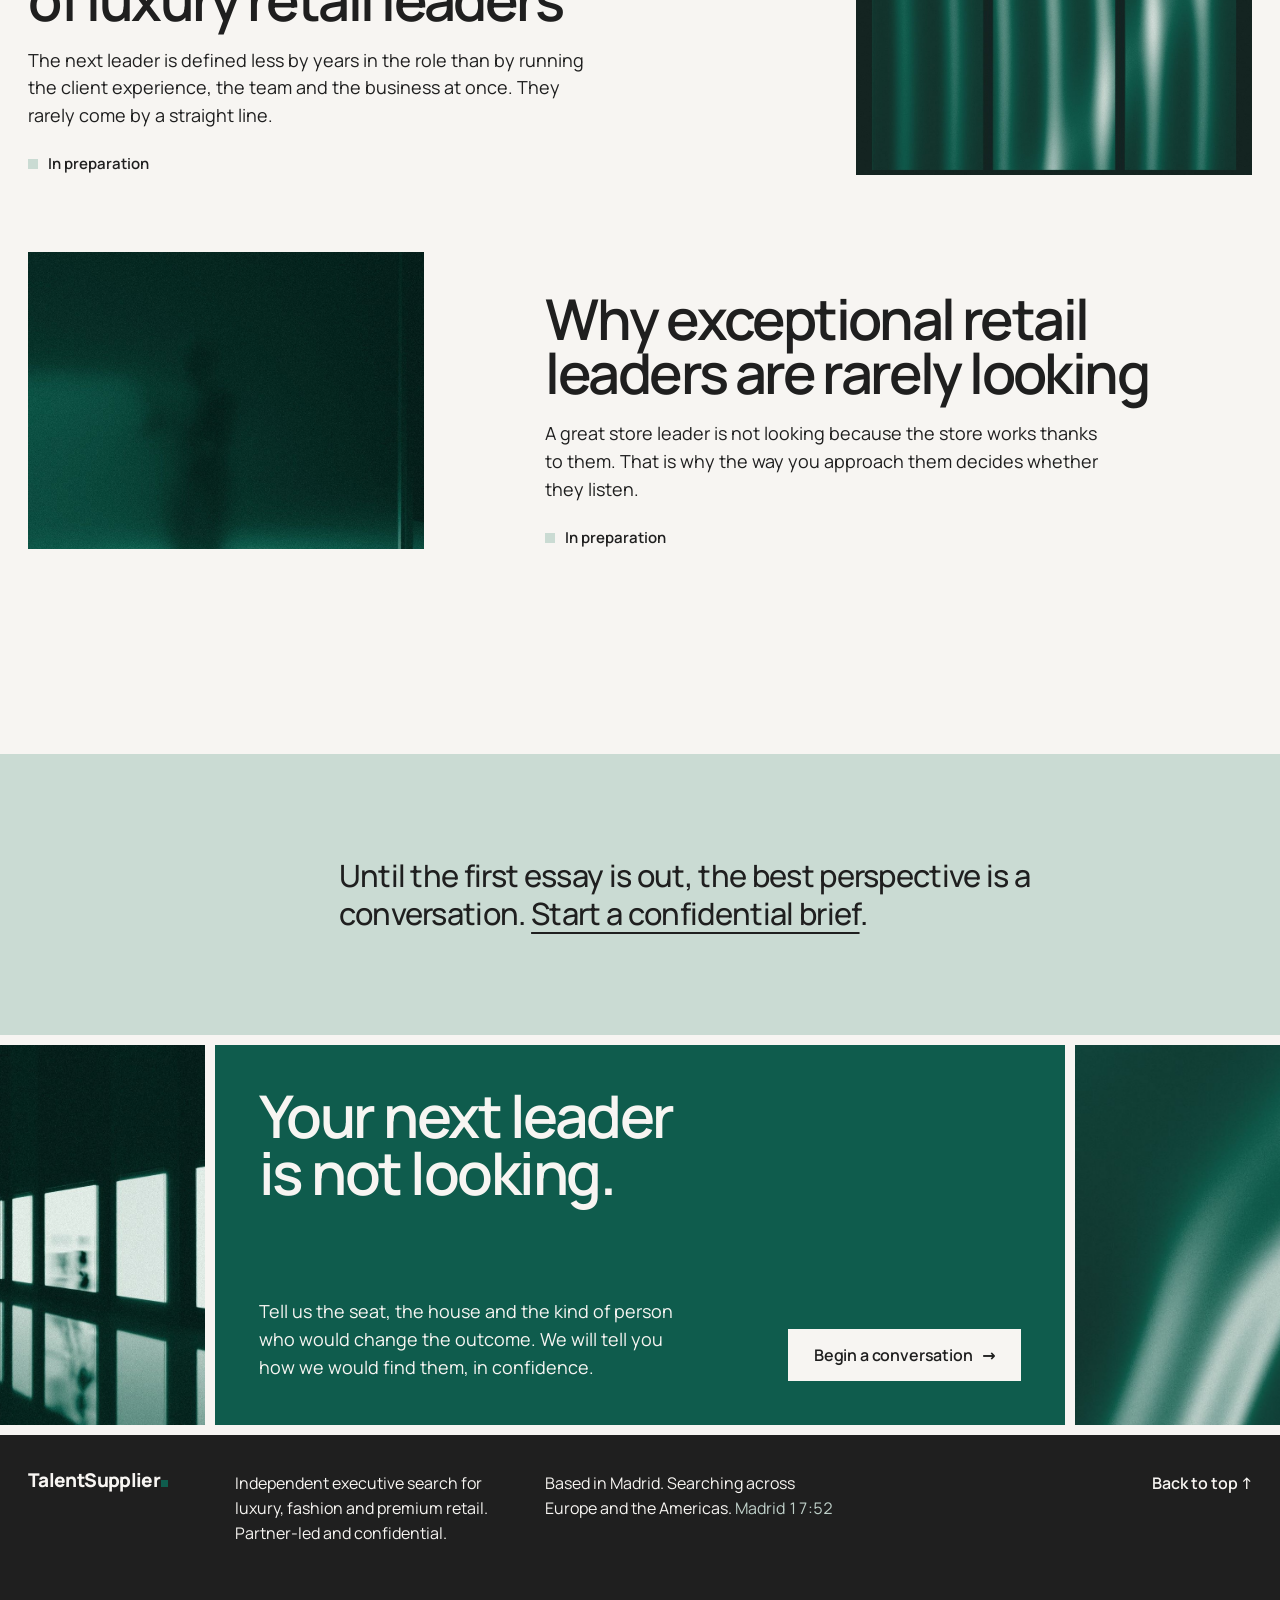
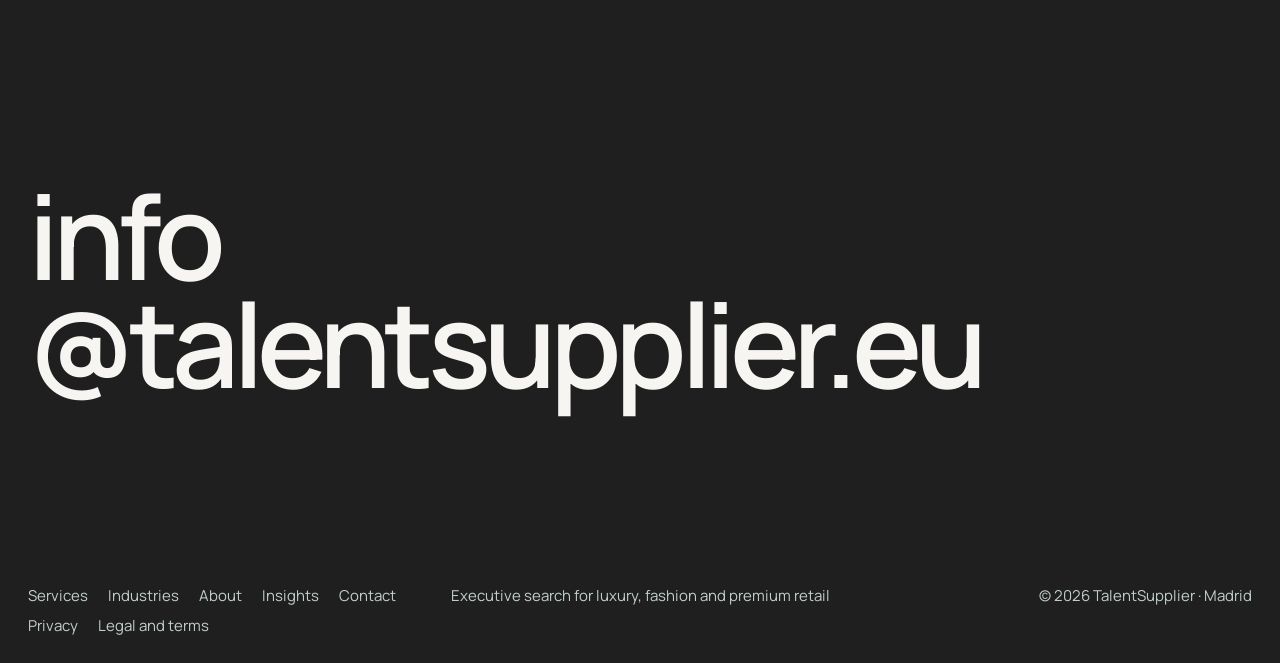
<file: journal.html>
<!DOCTYPE html>
<html lang="en">
<head>
<meta charset="UTF-8">
<meta name="viewport" content="width=device-width, initial-scale=1">
<title>Insights | TalentSupplier</title>
<meta name="description" content="Perspectives on the people who lead luxury, fashion and premium retail. The first three essays from TalentSupplier are in preparation.">
<meta name="theme-color" content="#0F5C4D">
<link rel="canonical" href="https://talentsupplier.eu/journal.html">
<meta property="og:type" content="website">
<meta property="og:site_name" content="TalentSupplier">
<meta property="og:title" content="Insights | TalentSupplier">
<meta property="og:description" content="Perspectives on the people who lead luxury, fashion and premium retail. The first three essays from TalentSupplier are in preparation.">
<meta property="og:image" content="https://talentsupplier.eu/assets/brand/og.png">
<meta property="og:url" content="https://talentsupplier.eu/journal.html">
<meta property="og:locale" content="en_GB">
<meta property="og:image:width" content="1200"><meta property="og:image:height" content="630">
<meta property="og:image:alt" content="TalentSupplier. The people who move retail forward.">
<meta name="twitter:card" content="summary_large_image">
<meta name="twitter:title" content="Insights | TalentSupplier">
<meta name="twitter:description" content="Perspectives on the people who lead luxury, fashion and premium retail. The first three essays from TalentSupplier are in preparation.">
<meta name="twitter:image" content="https://talentsupplier.eu/assets/brand/og.png">
<meta name="referrer" content="strict-origin-when-cross-origin">
<link rel="icon" href="assets/brand/favicon.svg" type="image/svg+xml">
<link rel="icon" href="assets/brand/favicon-32.png" sizes="32x32" type="image/png">
<link rel="apple-touch-icon" href="assets/brand/apple-touch-icon.png">
<link rel="manifest" href="site.webmanifest">
<link rel="preload" href="assets/fonts/manrope-latin-600-normal.woff2" as="font" type="font/woff2" crossorigin>
<link rel="stylesheet" href="assets/site.css">
<script>document.documentElement.classList.add('js')</script>
<meta name="robots" content="noindex">
<style>
.essays{padding-block:var(--gap)}
.essays article{display:grid;grid-template-columns:repeat(12,minmax(0,1fr));column-gap:var(--gutter);align-items:end;padding-block:clamp(28px,3vw,48px)}
.essays .ph{grid-column:1/5;aspect-ratio:4/3}
.essays .t{grid-column:6/13}
.essays h2{font-size:clamp(36px,4.4vw,76px);letter-spacing:-.046em;line-height:.96;max-width:12em}
.essays p{font-size:18px;max-width:52ch;margin-top:20px}
.essays .st{display:flex;align-items:center;gap:10px;margin-top:22px;font-size:15px;font-weight:600}
.essays .st i{width:10px;height:10px;background:var(--mint)}
.essays article:nth-child(even) .ph{grid-column:9/13;grid-row:1}
.essays article:nth-child(even) .t{grid-column:1/8;grid-row:1}
@media (max-width:900px){.essays article{display:block}.essays .t{margin-top:24px}.essays h2{font-size:32px}}
.note{display:grid;grid-template-columns:repeat(12,minmax(0,1fr));column-gap:var(--gutter);padding-block:clamp(72px,8vw,120px)}
.note p{grid-column:4/11;font-size:var(--t-statement);font-weight:500;letter-spacing:-.022em;line-height:1.24}
@media (max-width:900px){.note{display:block}.note p{font-size:21px}}
</style>
</head>
<body class="has-bar">
<a class="skip" href="#main">Skip to content</a>
<header class="bar" id="bar">
  <div class="in wrap">
    <a class="wm" href="index.html" aria-label="TalentSupplier, home">TalentSupplier<i aria-hidden="true"></i></a>
    <span class="clock tab" data-clock aria-hidden="true">Madrid</span>
    <nav class="nav" aria-label="Main">
      <a href="services.html">Services</a>
      <a href="industries.html">Industries</a>
      <a href="about.html">About</a>
      <a href="journal.html" aria-current="page">Insights</a>
      <a href="contact.html">Contact</a>
      <a class="btn" href="contact.html">Confidential enquiry</a>
    </nav>
    <button class="menu-toggle" id="menuBtn" aria-expanded="false" aria-controls="sheet">Menu</button>
  </div>
</header>
<div class="sheet" id="sheet">
  <ul>
    <li><a href="services.html" style="--sw:var(--stone)">Services<i aria-hidden="true"></i></a></li>
    <li><a href="industries.html" style="--sw:var(--mint)">Industries<i aria-hidden="true"></i></a></li>
    <li><a href="about.html" style="--sw:var(--green)">About<i aria-hidden="true"></i></a></li>
    <li><a href="journal.html" style="--sw:var(--deep)">Insights<i aria-hidden="true"></i></a></li>
    <li><a href="contact.html" style="--sw:var(--paper)">Contact<i aria-hidden="true"></i></a></li>
  </ul>
  <a class="btn btn--paper" href="contact.html">Confidential enquiry</a>
</div>

<main id="main">
<section class="ph-hero wrap c-deep" data-c="deep">
  <h1><span class="ln">Perspectives</span> <span class="ln">on leadership.</span></h1>
  <div class="low">
    <p>Three essays in preparation, each arguing one point of view on the people who lead luxury retail.</p>
    <div class="ph lift"><img src="assets/img/avenue.jpg" width="1600" height="900" alt="An avenue of boutiques at night, people walking past the lit windows"></div>
    <p class="cap">The avenue</p>
  </div>
</section>

<section class="essays wrap c-paper" data-c="paper" aria-label="Essays in preparation">
  <article class="rv">
    <div class="ph lift"><img src="assets/img/facade.jpg" width="2100" height="1400" alt="" loading="lazy"></div>
    <div class="t"><h2>The invisible talent market</h2><p>In retail, fashion and luxury, the people a brand needs are almost never in the visible market. Hiring from adverts and databases is fishing on the surface.</p><p class="st"><i aria-hidden="true"></i>In preparation</p></div>
  </article>
  <article class="rv">
    <div class="ph lift"><img src="assets/img/vitrine.jpg" width="1200" height="1440" alt="" loading="lazy"></div>
    <div class="t"><h2>The next generation of luxury retail leaders</h2><p>The next leader is defined less by years in the role than by running the client experience, the team and the business at once. They rarely come by a straight line.</p><p class="st"><i aria-hidden="true"></i>In preparation</p></div>
  </article>
  <article class="rv">
    <div class="ph lift"><img src="assets/img/frosted-2.jpg" width="1100" height="1400" alt="" loading="lazy"></div>
    <div class="t"><h2>Why exceptional retail leaders are rarely looking</h2><p>A great store leader is not looking because the store works thanks to them. That is why the way you approach them decides whether they listen.</p><p class="st"><i aria-hidden="true"></i>In preparation</p></div>
  </article>
</section>

<section class="note wrap c-mint" data-c="mint">
  <p class="rv">Until the first essay is out, the best perspective is a conversation. <a class="link" href="contact.html">Start a confidential brief</a>.</p>
</section>

<section class="act-row" data-c="paper" aria-labelledby="closeTitle">
  <div class="fl ph"><img src="assets/img/avenue.jpg" width="1600" height="900" alt="" loading="lazy"></div>
  <div class="mid c-green">
    <h2 id="closeTitle" class="rv">Your next leader is not looking.</h2>
    <div class="row">
      <p class="rv" style="--i:1">Tell us the seat, the house and the kind of person who would change the outcome. We will tell you how we would find them, in confidence.</p>
      <a class="btn btn--paper rv" style="--i:2" href="contact.html">Begin a conversation <span class="ar" aria-hidden="true">→</span></a>
    </div>
  </div>
  <div class="fr ph"><video autoplay muted loop playsinline preload="none" poster="assets/img/silk-loop-poster.jpg" width="1280" height="800" aria-hidden="true"><source src="assets/video/silk-loop.mp4" type="video/mp4"></video></div>
</section>
</main>

<footer class="foot wrap c-ink" data-c="ink">
  <div class="top">
    <a class="wm" href="index.html" aria-label="TalentSupplier, home">TalentSupplier<i aria-hidden="true"></i></a>
    <p class="n1">Independent executive search for luxury, fashion and premium retail. Partner-led and confidential.</p>
    <p class="n2">Based in Madrid. Searching across Europe and the Americas. <span class="tab soft" data-clock></span></p>
    <a class="up" href="#main">Back to top ↑</a>
  </div>
  <a class="mail" href="&#109;&#97;&#105;&#108;&#116;&#111;&#58;&#105;&#110;&#102;&#111;&#64;&#116;&#97;&#108;&#101;&#110;&#116;&#115;&#117;&#112;&#112;&#108;&#105;&#101;&#114;&#46;&#101;&#117;">info<br>@talentsupplier.eu</a>
  <div class="meta">
    <nav aria-label="Footer"><a href="services.html">Services</a><a href="industries.html">Industries</a><a href="about.html">About</a><a href="journal.html">Insights</a><a href="contact.html">Contact</a><a href="privacy-policy.html">Privacy</a><a href="legal-notice.html">Legal and terms</a></nav>
    <span>Executive search for luxury, fashion and premium retail</span>
    <span class="r">© 2026 TalentSupplier · Madrid</span>
  </div>
</footer>
<script src="assets/site.js" defer></script>
</body>
</html>
</file>
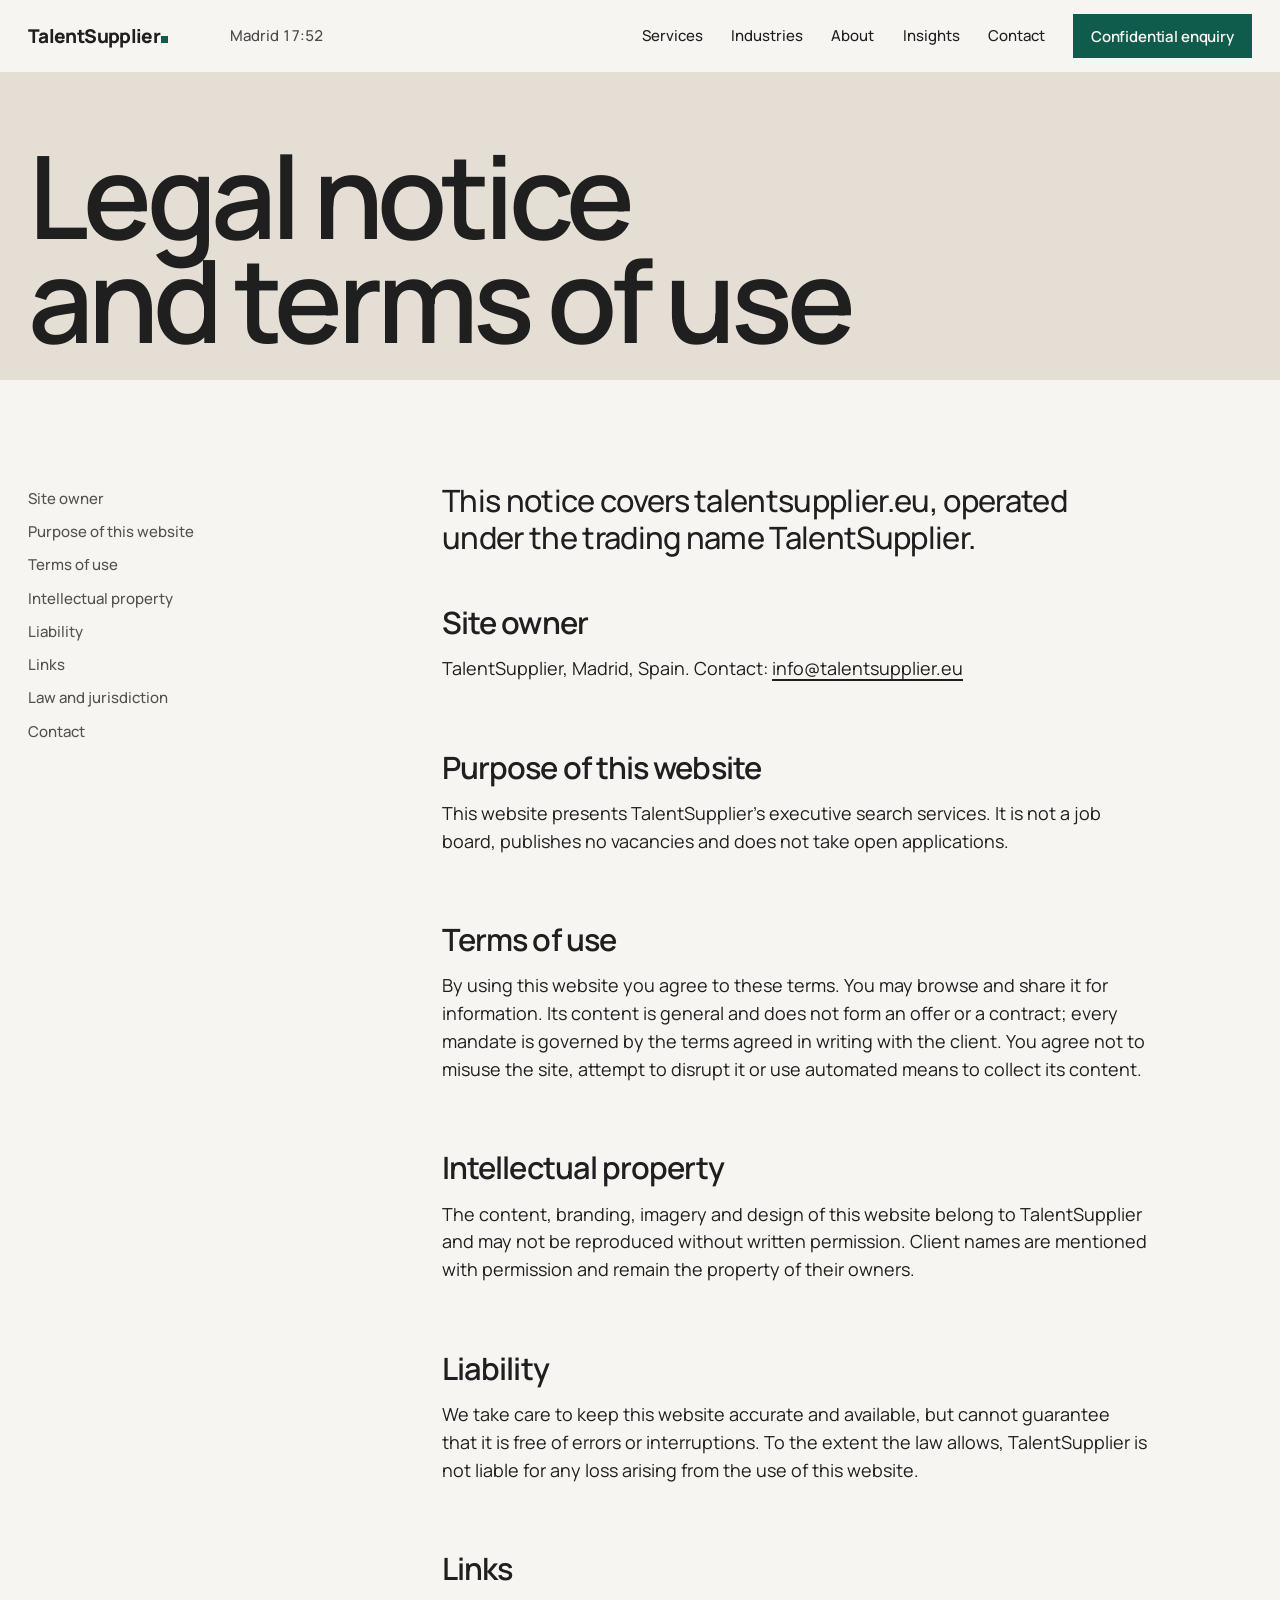
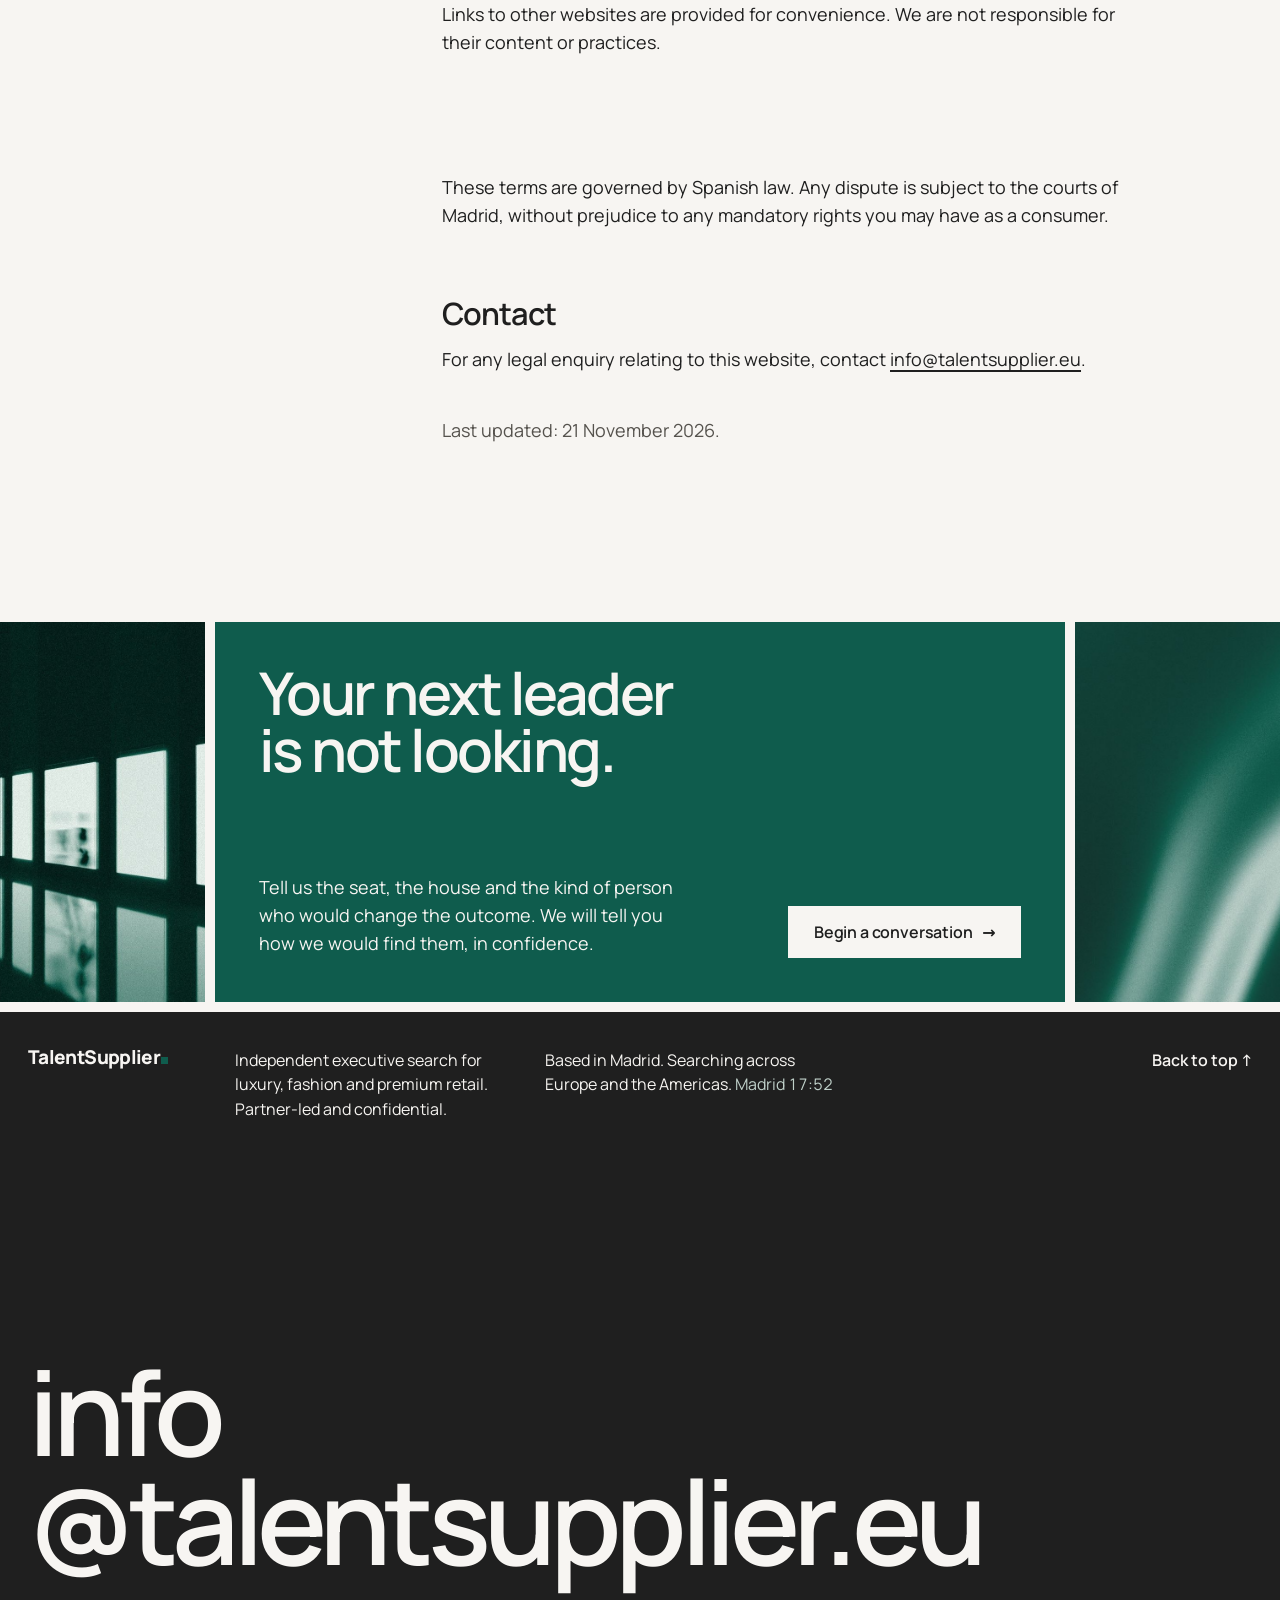
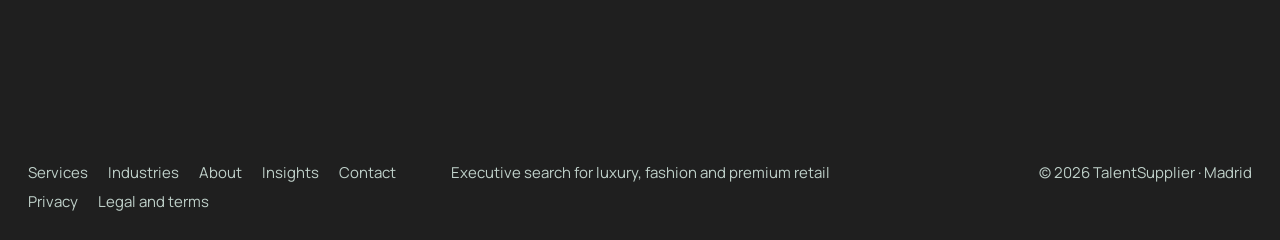
<file: legal-notice.html>
<!DOCTYPE html>
<html lang="en">
<head>
<meta charset="UTF-8">
<meta name="viewport" content="width=device-width, initial-scale=1">
<title>Legal Notice and Terms of Use | TalentSupplier</title>
<meta name="description" content="Legal notice and terms of use for talentsupplier.eu, the website of the executive search boutique TalentSupplier.">
<meta name="theme-color" content="#0F5C4D">
<link rel="canonical" href="https://talentsupplier.eu/legal-notice.html">
<meta property="og:type" content="website">
<meta property="og:site_name" content="TalentSupplier">
<meta property="og:title" content="Legal Notice and Terms of Use | TalentSupplier">
<meta property="og:description" content="Legal notice and terms of use for talentsupplier.eu, the website of the executive search boutique TalentSupplier.">
<meta property="og:image" content="https://talentsupplier.eu/assets/brand/og.png">
<meta property="og:url" content="https://talentsupplier.eu/legal-notice.html">
<meta property="og:locale" content="en_GB">
<meta property="og:image:width" content="1200"><meta property="og:image:height" content="630">
<meta property="og:image:alt" content="TalentSupplier. The people who move retail forward.">
<meta name="twitter:card" content="summary_large_image">
<meta name="twitter:title" content="Legal Notice and Terms of Use | TalentSupplier">
<meta name="twitter:description" content="Legal notice and terms of use for talentsupplier.eu, the website of the executive search boutique TalentSupplier.">
<meta name="twitter:image" content="https://talentsupplier.eu/assets/brand/og.png">
<meta name="referrer" content="strict-origin-when-cross-origin">
<link rel="icon" href="assets/brand/favicon.svg" type="image/svg+xml">
<link rel="icon" href="assets/brand/favicon-32.png" sizes="32x32" type="image/png">
<link rel="apple-touch-icon" href="assets/brand/apple-touch-icon.png">
<link rel="manifest" href="site.webmanifest">
<link rel="preload" href="assets/fonts/manrope-latin-600-normal.woff2" as="font" type="font/woff2" crossorigin>
<link rel="stylesheet" href="assets/site.css">
<script>document.documentElement.classList.add('js')</script>


</head>
<body class="has-bar">
<a class="skip" href="#main">Skip to content</a>
<header class="bar" id="bar">
  <div class="in wrap">
    <a class="wm" href="index.html" aria-label="TalentSupplier, home">TalentSupplier<i aria-hidden="true"></i></a>
    <span class="clock tab" data-clock aria-hidden="true">Madrid</span>
    <nav class="nav" aria-label="Main">
      <a href="services.html">Services</a>
      <a href="industries.html">Industries</a>
      <a href="about.html">About</a>
      <a href="journal.html">Insights</a>
      <a href="contact.html">Contact</a>
      <a class="btn" href="contact.html">Confidential enquiry</a>
    </nav>
    <button class="menu-toggle" id="menuBtn" aria-expanded="false" aria-controls="sheet">Menu</button>
  </div>
</header>
<div class="sheet" id="sheet">
  <ul>
    <li><a href="services.html" style="--sw:var(--stone)">Services<i aria-hidden="true"></i></a></li>
    <li><a href="industries.html" style="--sw:var(--mint)">Industries<i aria-hidden="true"></i></a></li>
    <li><a href="about.html" style="--sw:var(--green)">About<i aria-hidden="true"></i></a></li>
    <li><a href="journal.html" style="--sw:var(--deep)">Insights<i aria-hidden="true"></i></a></li>
    <li><a href="contact.html" style="--sw:var(--paper)">Contact<i aria-hidden="true"></i></a></li>
  </ul>
  <a class="btn btn--paper" href="contact.html">Confidential enquiry</a>
</div>

<main id="main">
<section class="ph-hero wrap c-stone" data-c="stone" style="min-height:auto">
  <h1><span class="ln">Legal notice</span> <span class="ln">and terms of use</span></h1>
</section>
<section class="prose wrap c-paper" data-c="paper">
  <aside aria-label="On this page"><a href="#owner">Site owner</a><a href="#purpose">Purpose of this website</a><a href="#use">Terms of use</a><a href="#ip">Intellectual property</a><a href="#liability">Liability</a><a href="#links">Links</a><a href="#law">Law and jurisdiction</a><a href="#contact">Contact</a></aside>
  <div class="body">
    <p class="t-statement rv">This notice covers talentsupplier.eu, operated under the trading name TalentSupplier.</p>
    <h2 class="rv" id="owner">Site owner</h2><p>TalentSupplier, Madrid, Spain. Contact: <a class="link" href="&#109;&#97;&#105;&#108;&#116;&#111;&#58;&#105;&#110;&#102;&#111;&#64;&#116;&#97;&#108;&#101;&#110;&#116;&#115;&#117;&#112;&#112;&#108;&#105;&#101;&#114;&#46;&#101;&#117;">&#105;&#110;&#102;&#111;&#64;&#116;&#97;&#108;&#101;&#110;&#116;&#115;&#117;&#112;&#112;&#108;&#105;&#101;&#114;&#46;&#101;&#117;</a></p>
    <h2 class="rv" id="purpose">Purpose of this website</h2><p>This website presents TalentSupplier’s executive search services. It is not a job board, publishes no vacancies and does not take open applications.</p>
    <h2 class="rv" id="use">Terms of use</h2><p>By using this website you agree to these terms. You may browse and share it for information. Its content is general and does not form an offer or a contract; every mandate is governed by the terms agreed in writing with the client. You agree not to misuse the site, attempt to disrupt it or use automated means to collect its content.</p>
    <h2 class="rv" id="ip">Intellectual property</h2><p>The content, branding, imagery and design of this website belong to TalentSupplier and may not be reproduced without written permission. Client names are mentioned with permission and remain the property of their owners.</p>
    <h2 class="rv" id="liability">Liability</h2><p>We take care to keep this website accurate and available, but cannot guarantee that it is free of errors or interruptions. To the extent the law allows, TalentSupplier is not liable for any loss arising from the use of this website.</p>
    <h2 class="rv" id="links">Links</h2><p>Links to other websites are provided for convenience. We are not responsible for their content or practices.</p>
    <h2 class="rv" id="law">Law and jurisdiction</h2><p>These terms are governed by Spanish law. Any dispute is subject to the courts of Madrid, without prejudice to any mandatory rights you may have as a consumer.</p>
    <h2 class="rv" id="contact">Contact</h2><p>For any legal enquiry relating to this website, contact <a class="link" href="&#109;&#97;&#105;&#108;&#116;&#111;&#58;&#105;&#110;&#102;&#111;&#64;&#116;&#97;&#108;&#101;&#110;&#116;&#115;&#117;&#112;&#112;&#108;&#105;&#101;&#114;&#46;&#101;&#117;">&#105;&#110;&#102;&#111;&#64;&#116;&#97;&#108;&#101;&#110;&#116;&#115;&#117;&#112;&#112;&#108;&#105;&#101;&#114;&#46;&#101;&#117;</a>.</p>
    <p class="soft" style="margin-top:2.4em">Last updated: 21 November 2026.</p>
  </div>
</section>

<section class="act-row" data-c="paper" aria-labelledby="closeTitle">
  <div class="fl ph"><img src="assets/img/avenue.jpg" width="1600" height="900" alt="" loading="lazy"></div>
  <div class="mid c-green">
    <h2 id="closeTitle" class="rv">Your next leader is not looking.</h2>
    <div class="row">
      <p class="rv" style="--i:1">Tell us the seat, the house and the kind of person who would change the outcome. We will tell you how we would find them, in confidence.</p>
      <a class="btn btn--paper rv" style="--i:2" href="contact.html">Begin a conversation <span class="ar" aria-hidden="true">→</span></a>
    </div>
  </div>
  <div class="fr ph"><video autoplay muted loop playsinline preload="none" poster="assets/img/silk-loop-poster.jpg" width="1280" height="800" aria-hidden="true"><source src="assets/video/silk-loop.mp4" type="video/mp4"></video></div>
</section>
</main>

<footer class="foot wrap c-ink" data-c="ink">
  <div class="top">
    <a class="wm" href="index.html" aria-label="TalentSupplier, home">TalentSupplier<i aria-hidden="true"></i></a>
    <p class="n1">Independent executive search for luxury, fashion and premium retail. Partner-led and confidential.</p>
    <p class="n2">Based in Madrid. Searching across Europe and the Americas. <span class="tab soft" data-clock></span></p>
    <a class="up" href="#main">Back to top ↑</a>
  </div>
  <a class="mail" href="&#109;&#97;&#105;&#108;&#116;&#111;&#58;&#105;&#110;&#102;&#111;&#64;&#116;&#97;&#108;&#101;&#110;&#116;&#115;&#117;&#112;&#112;&#108;&#105;&#101;&#114;&#46;&#101;&#117;">info<br>@talentsupplier.eu</a>
  <div class="meta">
    <nav aria-label="Footer"><a href="services.html">Services</a><a href="industries.html">Industries</a><a href="about.html">About</a><a href="journal.html">Insights</a><a href="contact.html">Contact</a><a href="privacy-policy.html">Privacy</a><a href="legal-notice.html">Legal and terms</a></nav>
    <span>Executive search for luxury, fashion and premium retail</span>
    <span class="r">© 2026 TalentSupplier · Madrid</span>
  </div>
</footer>
<script src="assets/site.js" defer></script>
</body>
</html>
</file>
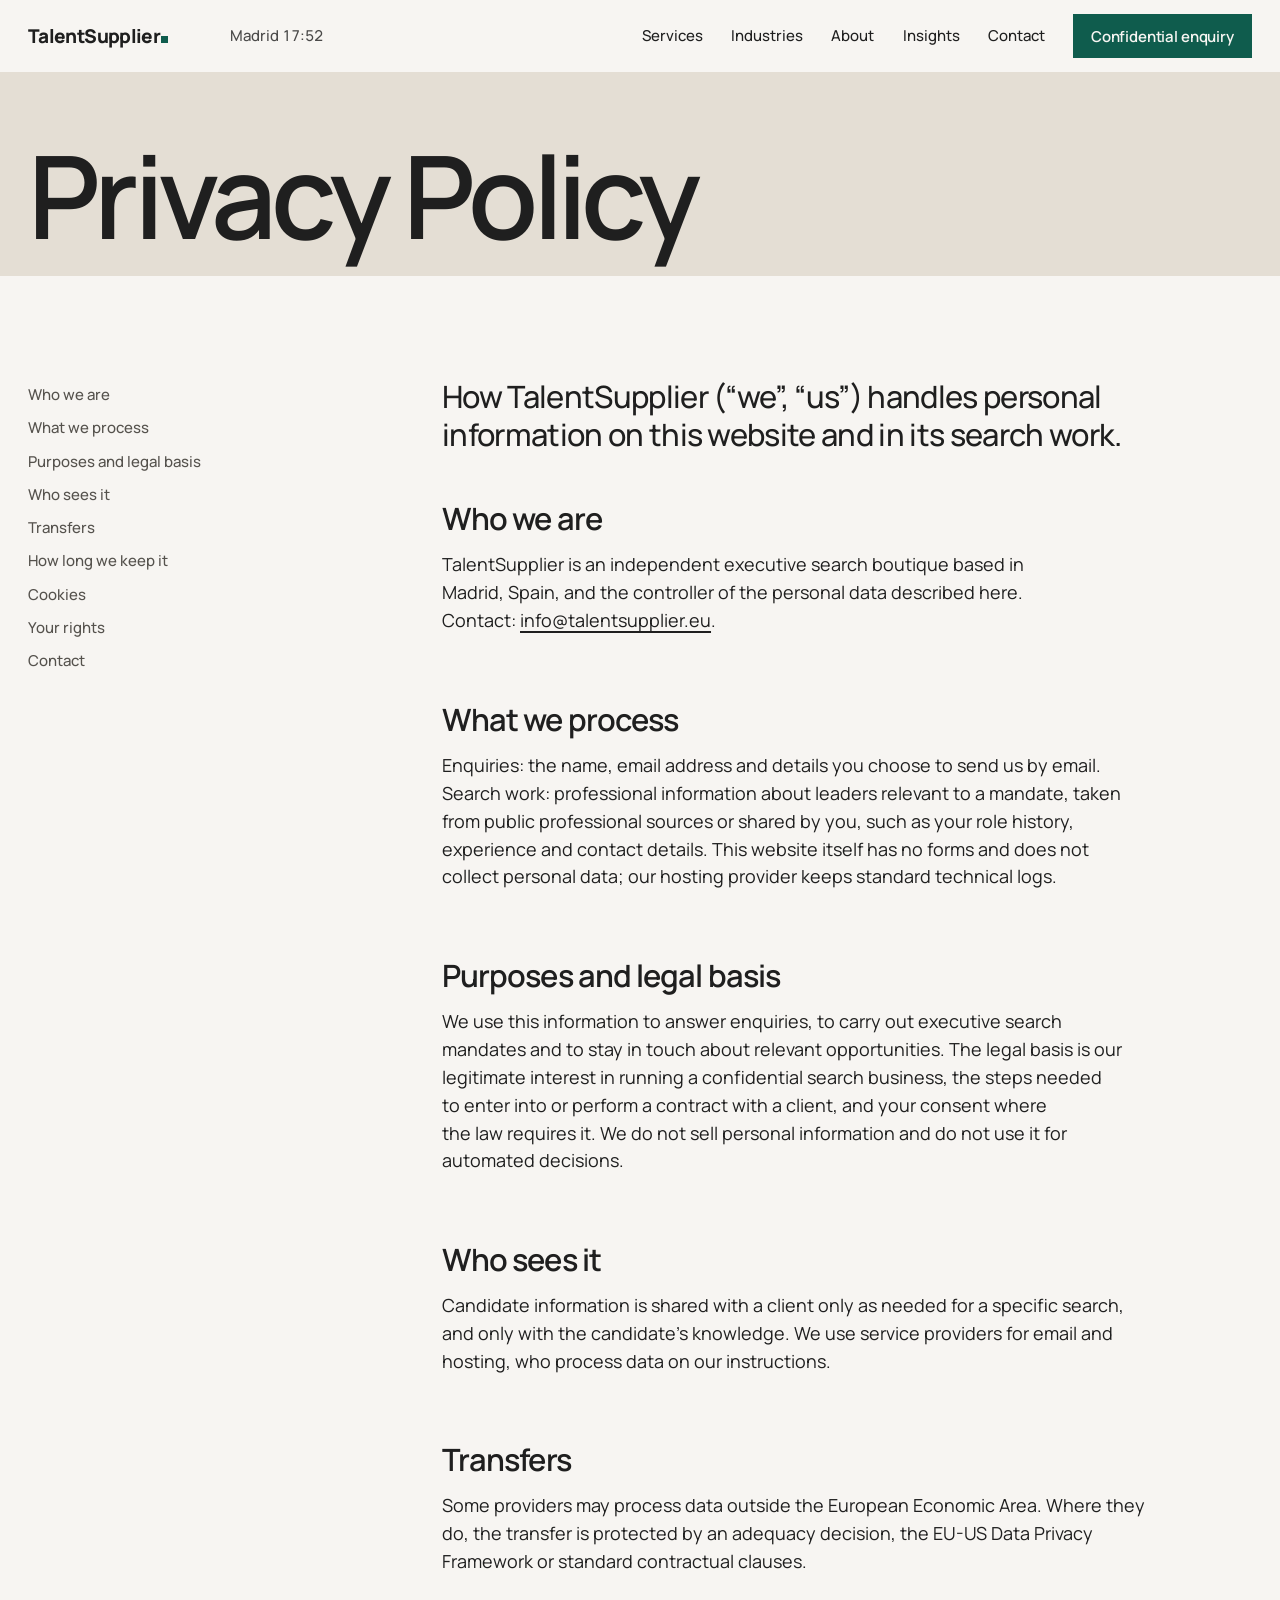
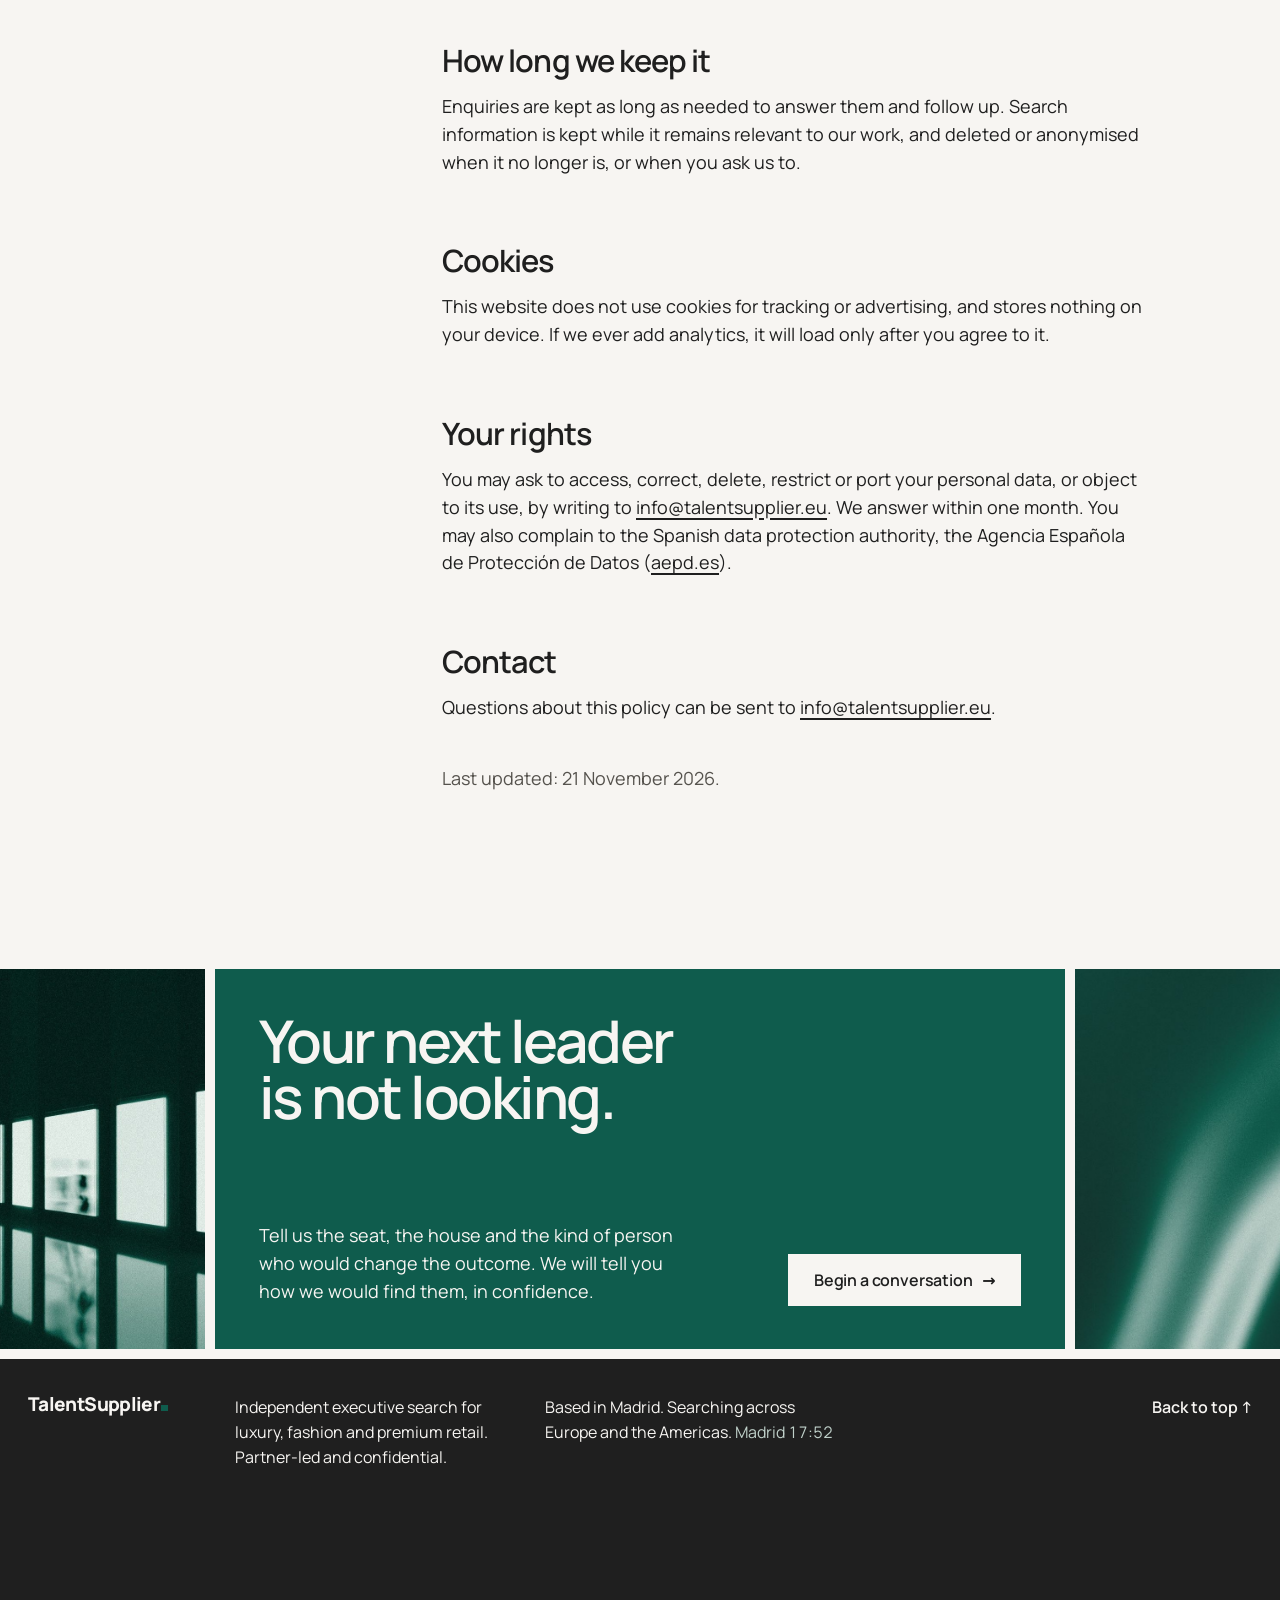
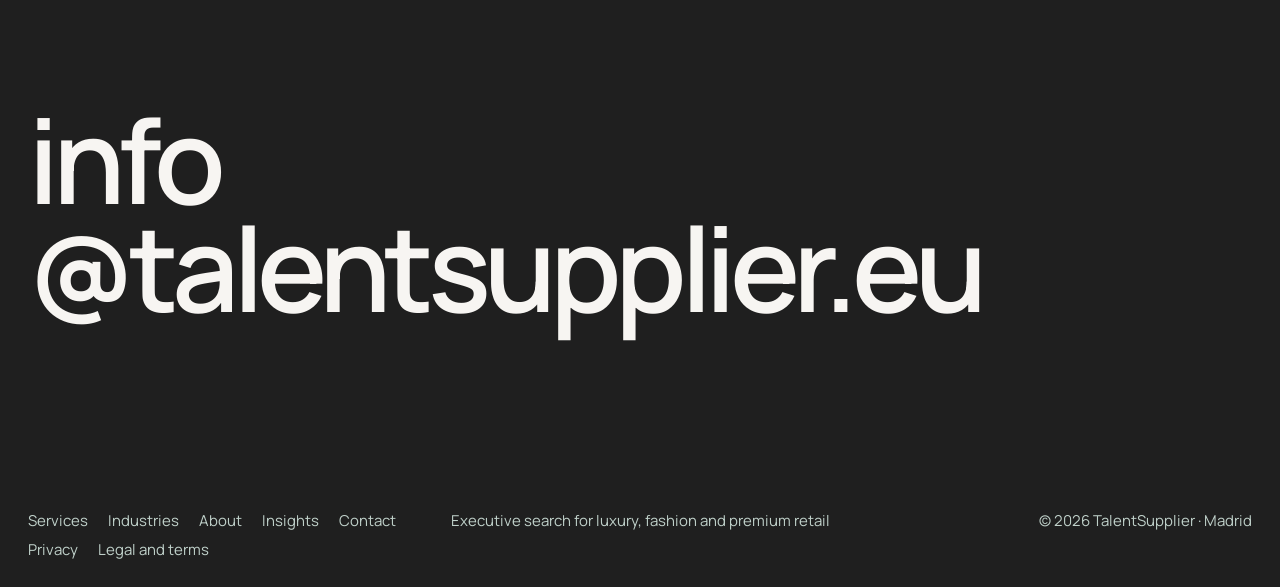
<file: privacy-policy.html>
<!DOCTYPE html>
<html lang="en">
<head>
<meta charset="UTF-8">
<meta name="viewport" content="width=device-width, initial-scale=1">
<title>Privacy Policy | TalentSupplier</title>
<meta name="description" content="How TalentSupplier handles personal information on this website and in its executive search work, and how to exercise your data protection rights.">
<meta name="theme-color" content="#0F5C4D">
<link rel="canonical" href="https://talentsupplier.eu/privacy-policy.html">
<meta property="og:type" content="website">
<meta property="og:site_name" content="TalentSupplier">
<meta property="og:title" content="Privacy Policy | TalentSupplier">
<meta property="og:description" content="How TalentSupplier handles personal information on this website and in its executive search work, and how to exercise your data protection rights.">
<meta property="og:image" content="https://talentsupplier.eu/assets/brand/og.png">
<meta property="og:url" content="https://talentsupplier.eu/privacy-policy.html">
<meta property="og:locale" content="en_GB">
<meta property="og:image:width" content="1200"><meta property="og:image:height" content="630">
<meta property="og:image:alt" content="TalentSupplier. The people who move retail forward.">
<meta name="twitter:card" content="summary_large_image">
<meta name="twitter:title" content="Privacy Policy | TalentSupplier">
<meta name="twitter:description" content="How TalentSupplier handles personal information on this website and in its executive search work, and how to exercise your data protection rights.">
<meta name="twitter:image" content="https://talentsupplier.eu/assets/brand/og.png">
<meta name="referrer" content="strict-origin-when-cross-origin">
<link rel="icon" href="assets/brand/favicon.svg" type="image/svg+xml">
<link rel="icon" href="assets/brand/favicon-32.png" sizes="32x32" type="image/png">
<link rel="apple-touch-icon" href="assets/brand/apple-touch-icon.png">
<link rel="manifest" href="site.webmanifest">
<link rel="preload" href="assets/fonts/manrope-latin-600-normal.woff2" as="font" type="font/woff2" crossorigin>
<link rel="stylesheet" href="assets/site.css">
<script>document.documentElement.classList.add('js')</script>


</head>
<body class="has-bar">
<a class="skip" href="#main">Skip to content</a>
<header class="bar" id="bar">
  <div class="in wrap">
    <a class="wm" href="index.html" aria-label="TalentSupplier, home">TalentSupplier<i aria-hidden="true"></i></a>
    <span class="clock tab" data-clock aria-hidden="true">Madrid</span>
    <nav class="nav" aria-label="Main">
      <a href="services.html">Services</a>
      <a href="industries.html">Industries</a>
      <a href="about.html">About</a>
      <a href="journal.html">Insights</a>
      <a href="contact.html">Contact</a>
      <a class="btn" href="contact.html">Confidential enquiry</a>
    </nav>
    <button class="menu-toggle" id="menuBtn" aria-expanded="false" aria-controls="sheet">Menu</button>
  </div>
</header>
<div class="sheet" id="sheet">
  <ul>
    <li><a href="services.html" style="--sw:var(--stone)">Services<i aria-hidden="true"></i></a></li>
    <li><a href="industries.html" style="--sw:var(--mint)">Industries<i aria-hidden="true"></i></a></li>
    <li><a href="about.html" style="--sw:var(--green)">About<i aria-hidden="true"></i></a></li>
    <li><a href="journal.html" style="--sw:var(--deep)">Insights<i aria-hidden="true"></i></a></li>
    <li><a href="contact.html" style="--sw:var(--paper)">Contact<i aria-hidden="true"></i></a></li>
  </ul>
  <a class="btn btn--paper" href="contact.html">Confidential enquiry</a>
</div>

<main id="main">
<section class="ph-hero wrap c-stone" data-c="stone" style="min-height:auto">
  <h1><span class="ln">Privacy Policy</span></h1>
</section>
<section class="prose wrap c-paper" data-c="paper">
  <aside aria-label="On this page"><a href="#who">Who we are</a><a href="#collect">What we process</a><a href="#use">Purposes and legal basis</a><a href="#share">Who sees it</a><a href="#transfers">Transfers</a><a href="#keep">How long we keep it</a><a href="#cookies">Cookies</a><a href="#rights">Your rights</a><a href="#contact">Contact</a></aside>
  <div class="body">
    <p class="t-statement rv">How TalentSupplier (“we”, “us”) handles personal information on this website and in its search work.</p>
    <h2 class="rv" id="who">Who we are</h2><p>TalentSupplier is an independent executive search boutique based in Madrid, Spain, and the controller of the personal data described here. Contact: <a class="link" href="&#109;&#97;&#105;&#108;&#116;&#111;&#58;&#105;&#110;&#102;&#111;&#64;&#116;&#97;&#108;&#101;&#110;&#116;&#115;&#117;&#112;&#112;&#108;&#105;&#101;&#114;&#46;&#101;&#117;">&#105;&#110;&#102;&#111;&#64;&#116;&#97;&#108;&#101;&#110;&#116;&#115;&#117;&#112;&#112;&#108;&#105;&#101;&#114;&#46;&#101;&#117;</a>.</p>
    <h2 class="rv" id="collect">What we process</h2><p>Enquiries: the name, email address and details you choose to send us by email. Search work: professional information about leaders relevant to a mandate, taken from public professional sources or shared by you, such as your role history, experience and contact details. This website itself has no forms and does not collect personal data; our hosting provider keeps standard technical logs.</p>
    <h2 class="rv" id="use">Purposes and legal basis</h2><p>We use this information to answer enquiries, to carry out executive search mandates and to stay in touch about relevant opportunities. The legal basis is our legitimate interest in running a confidential search business, the steps needed to enter into or perform a contract with a client, and your consent where the law requires it. We do not sell personal information and do not use it for automated decisions.</p>
    <h2 class="rv" id="share">Who sees it</h2><p>Candidate information is shared with a client only as needed for a specific search, and only with the candidate’s knowledge. We use service providers for email and hosting, who process data on our instructions.</p>
    <h2 class="rv" id="transfers">Transfers</h2><p>Some providers may process data outside the European Economic Area. Where they do, the transfer is protected by an adequacy decision, the EU-US Data Privacy Framework or standard contractual clauses.</p>
    <h2 class="rv" id="keep">How long we keep it</h2><p>Enquiries are kept as long as needed to answer them and follow up. Search information is kept while it remains relevant to our work, and deleted or anonymised when it no longer is, or when you ask us to.</p>
    <h2 class="rv" id="cookies">Cookies</h2><p>This website does not use cookies for tracking or advertising, and stores nothing on your device. If we ever add analytics, it will load only after you agree to it.</p>
    <h2 class="rv" id="rights">Your rights</h2><p>You may ask to access, correct, delete, restrict or port your personal data, or object to its use, by writing to <a class="link" href="&#109;&#97;&#105;&#108;&#116;&#111;&#58;&#105;&#110;&#102;&#111;&#64;&#116;&#97;&#108;&#101;&#110;&#116;&#115;&#117;&#112;&#112;&#108;&#105;&#101;&#114;&#46;&#101;&#117;">&#105;&#110;&#102;&#111;&#64;&#116;&#97;&#108;&#101;&#110;&#116;&#115;&#117;&#112;&#112;&#108;&#105;&#101;&#114;&#46;&#101;&#117;</a>. We answer within one month. You may also complain to the Spanish data protection authority, the Agencia Española de Protección de Datos (<a class="link" href="https://www.aepd.es">aepd.es</a>).</p>
    <h2 class="rv" id="contact">Contact</h2><p>Questions about this policy can be sent to <a class="link" href="&#109;&#97;&#105;&#108;&#116;&#111;&#58;&#105;&#110;&#102;&#111;&#64;&#116;&#97;&#108;&#101;&#110;&#116;&#115;&#117;&#112;&#112;&#108;&#105;&#101;&#114;&#46;&#101;&#117;">&#105;&#110;&#102;&#111;&#64;&#116;&#97;&#108;&#101;&#110;&#116;&#115;&#117;&#112;&#112;&#108;&#105;&#101;&#114;&#46;&#101;&#117;</a>.</p>
    <p class="soft" style="margin-top:2.4em">Last updated: 21 November 2026.</p>
  </div>
</section>

<section class="act-row" data-c="paper" aria-labelledby="closeTitle">
  <div class="fl ph"><img src="assets/img/avenue.jpg" width="1600" height="900" alt="" loading="lazy"></div>
  <div class="mid c-green">
    <h2 id="closeTitle" class="rv">Your next leader is not looking.</h2>
    <div class="row">
      <p class="rv" style="--i:1">Tell us the seat, the house and the kind of person who would change the outcome. We will tell you how we would find them, in confidence.</p>
      <a class="btn btn--paper rv" style="--i:2" href="contact.html">Begin a conversation <span class="ar" aria-hidden="true">→</span></a>
    </div>
  </div>
  <div class="fr ph"><video autoplay muted loop playsinline preload="none" poster="assets/img/silk-loop-poster.jpg" width="1280" height="800" aria-hidden="true"><source src="assets/video/silk-loop.mp4" type="video/mp4"></video></div>
</section>
</main>

<footer class="foot wrap c-ink" data-c="ink">
  <div class="top">
    <a class="wm" href="index.html" aria-label="TalentSupplier, home">TalentSupplier<i aria-hidden="true"></i></a>
    <p class="n1">Independent executive search for luxury, fashion and premium retail. Partner-led and confidential.</p>
    <p class="n2">Based in Madrid. Searching across Europe and the Americas. <span class="tab soft" data-clock></span></p>
    <a class="up" href="#main">Back to top ↑</a>
  </div>
  <a class="mail" href="&#109;&#97;&#105;&#108;&#116;&#111;&#58;&#105;&#110;&#102;&#111;&#64;&#116;&#97;&#108;&#101;&#110;&#116;&#115;&#117;&#112;&#112;&#108;&#105;&#101;&#114;&#46;&#101;&#117;">info<br>@talentsupplier.eu</a>
  <div class="meta">
    <nav aria-label="Footer"><a href="services.html">Services</a><a href="industries.html">Industries</a><a href="about.html">About</a><a href="journal.html">Insights</a><a href="contact.html">Contact</a><a href="privacy-policy.html">Privacy</a><a href="legal-notice.html">Legal and terms</a></nav>
    <span>Executive search for luxury, fashion and premium retail</span>
    <span class="r">© 2026 TalentSupplier · Madrid</span>
  </div>
</footer>
<script src="assets/site.js" defer></script>
</body>
</html>
</file>
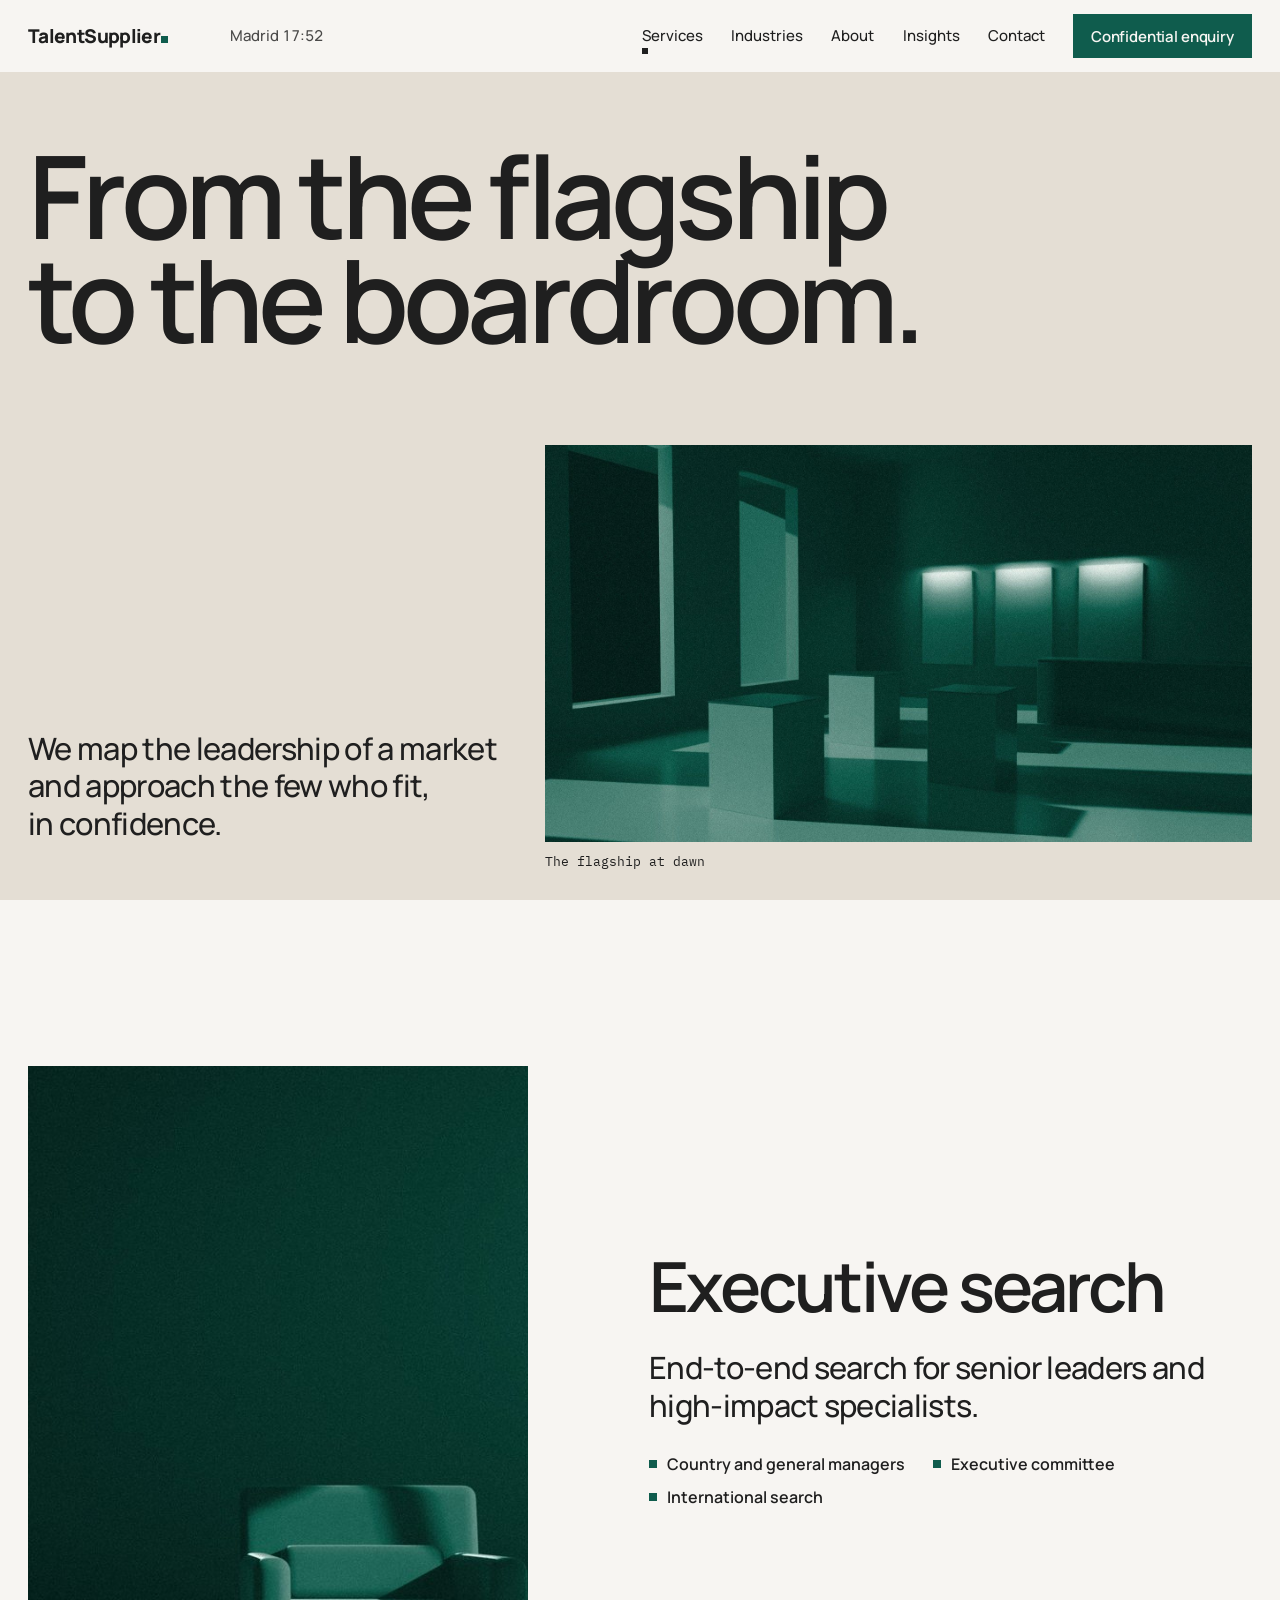
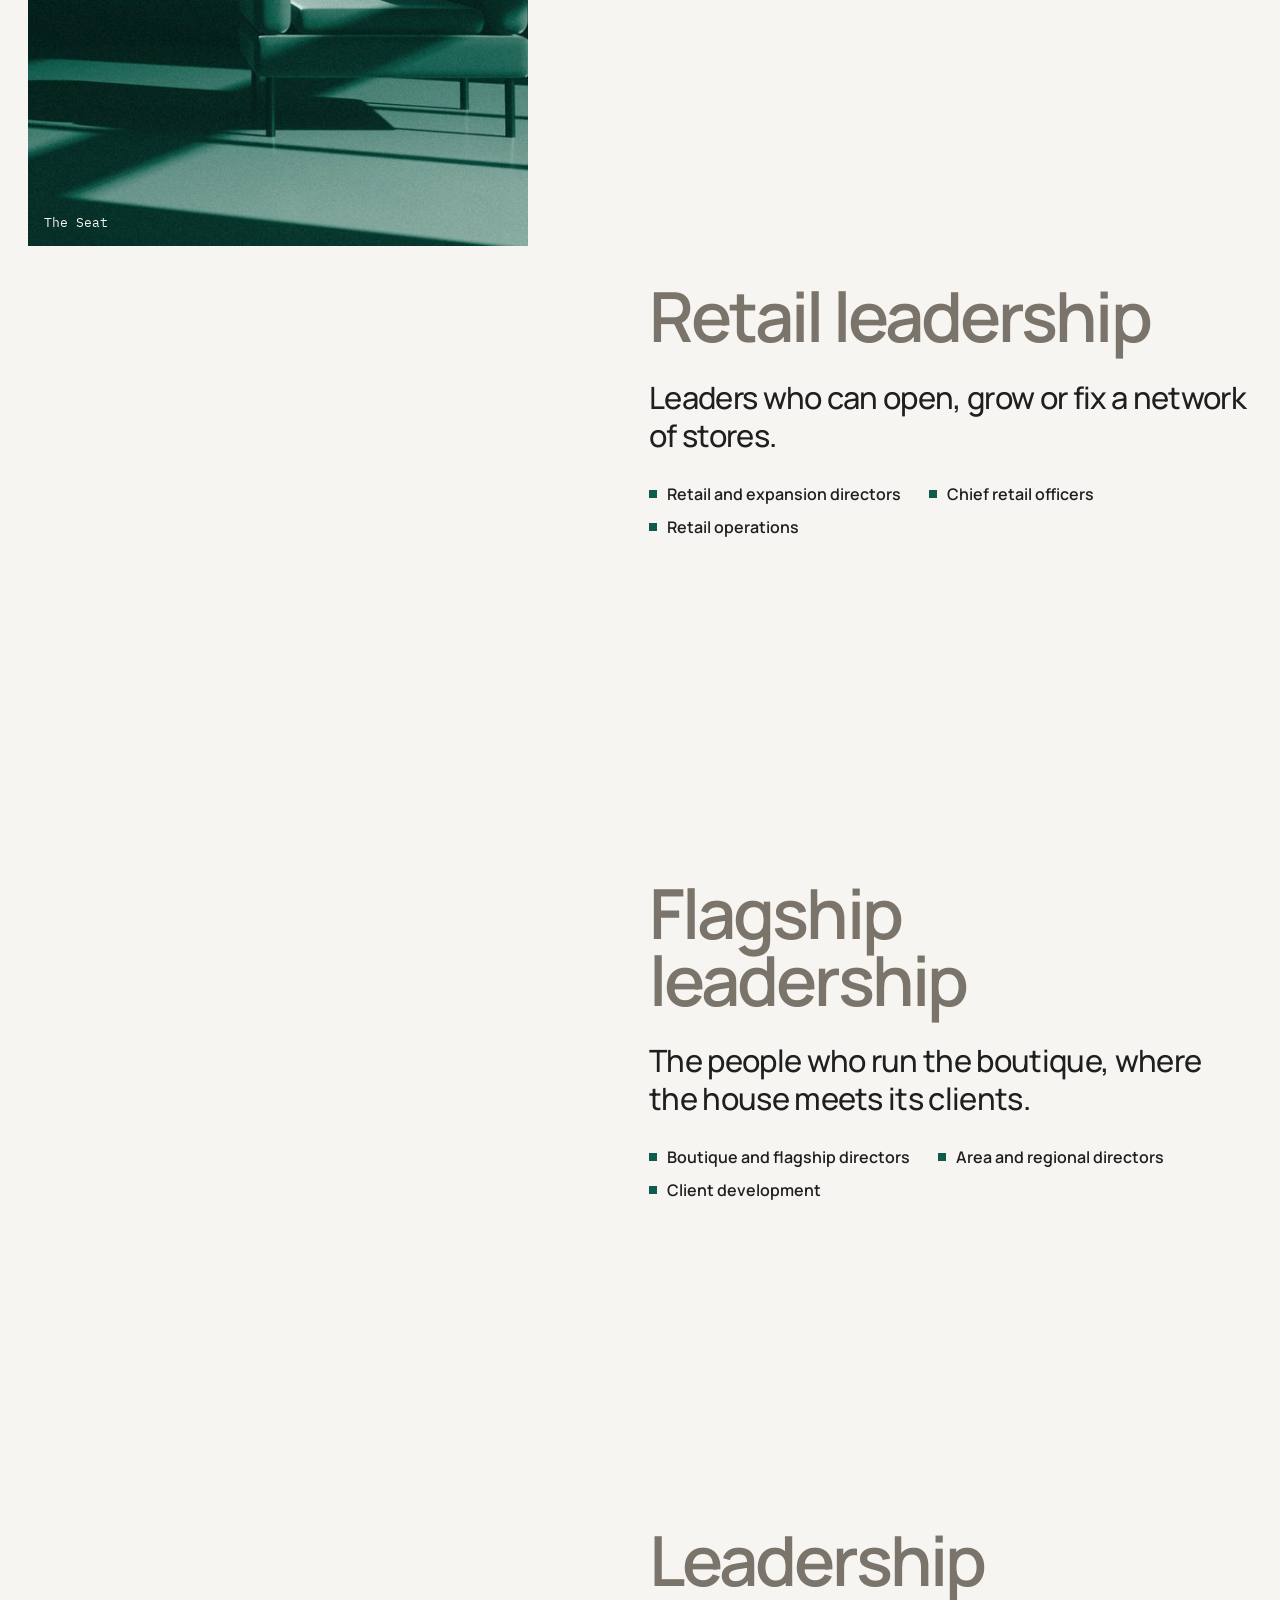
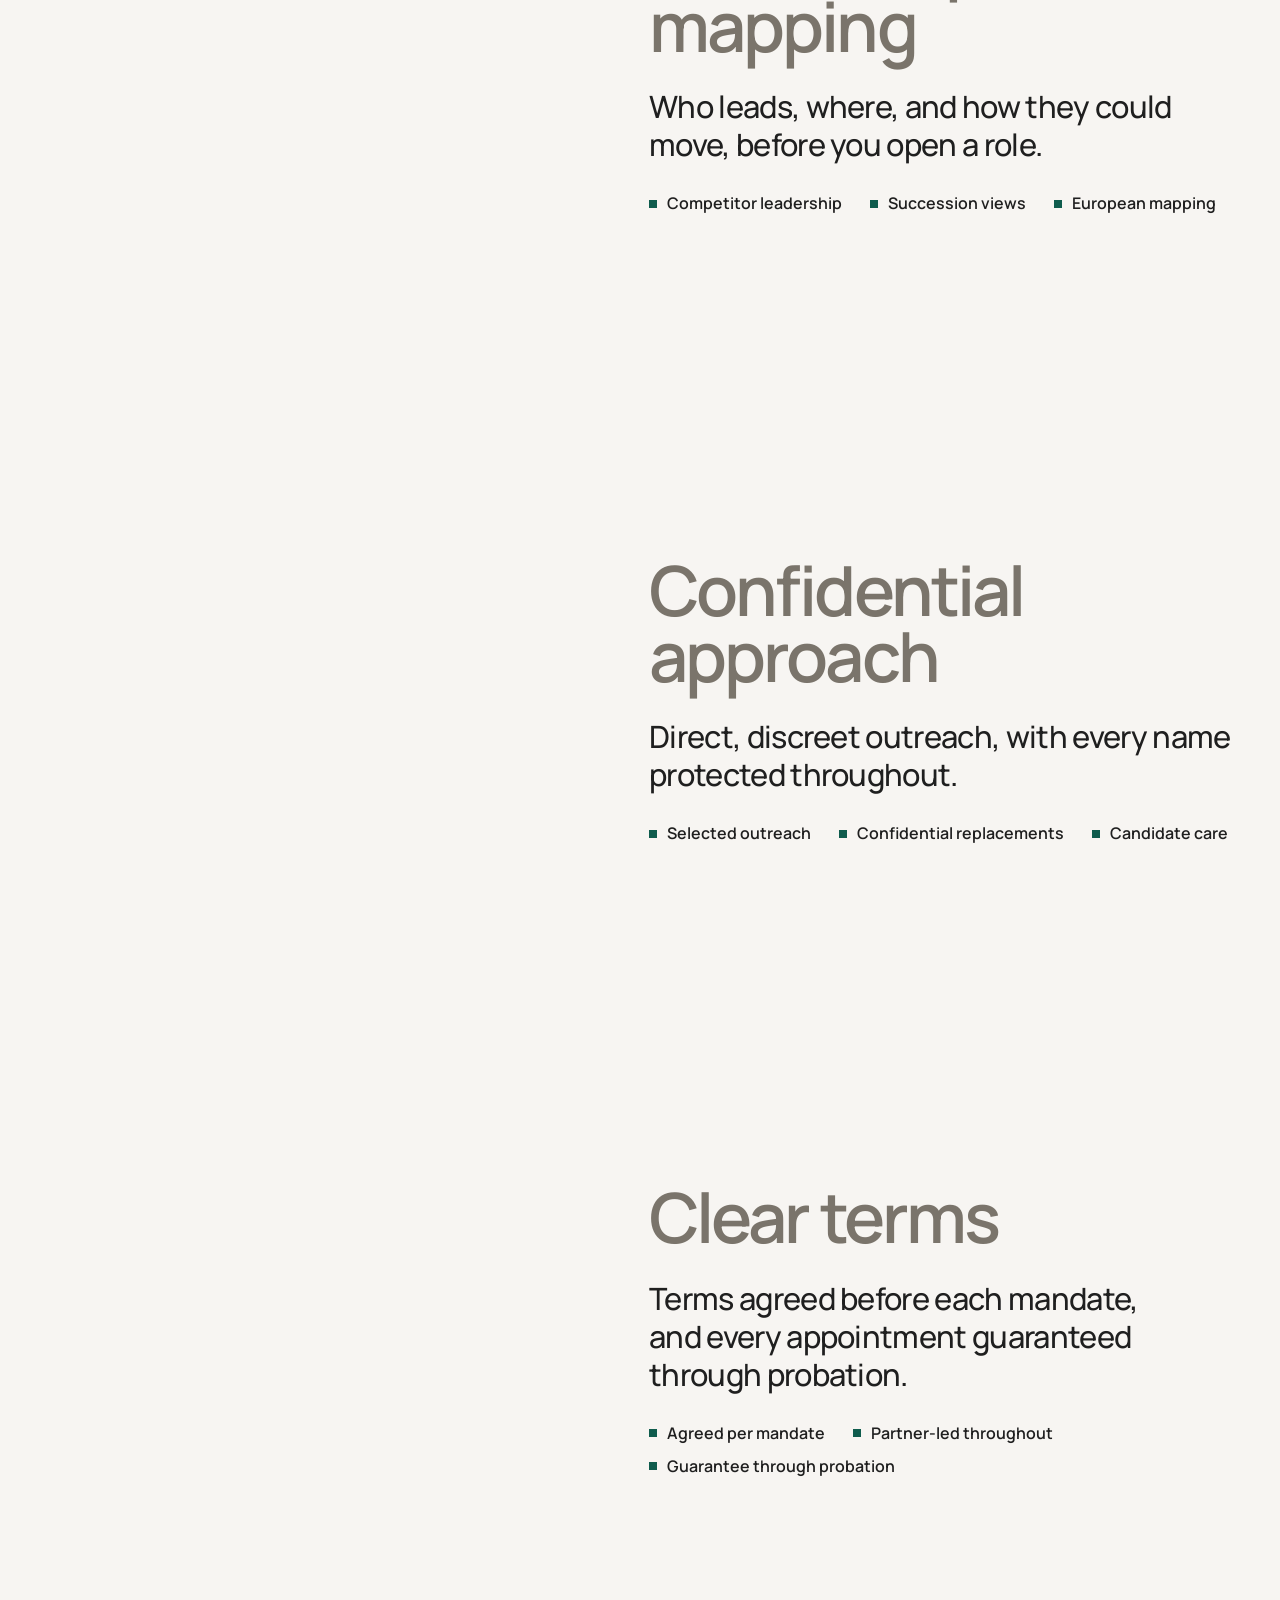
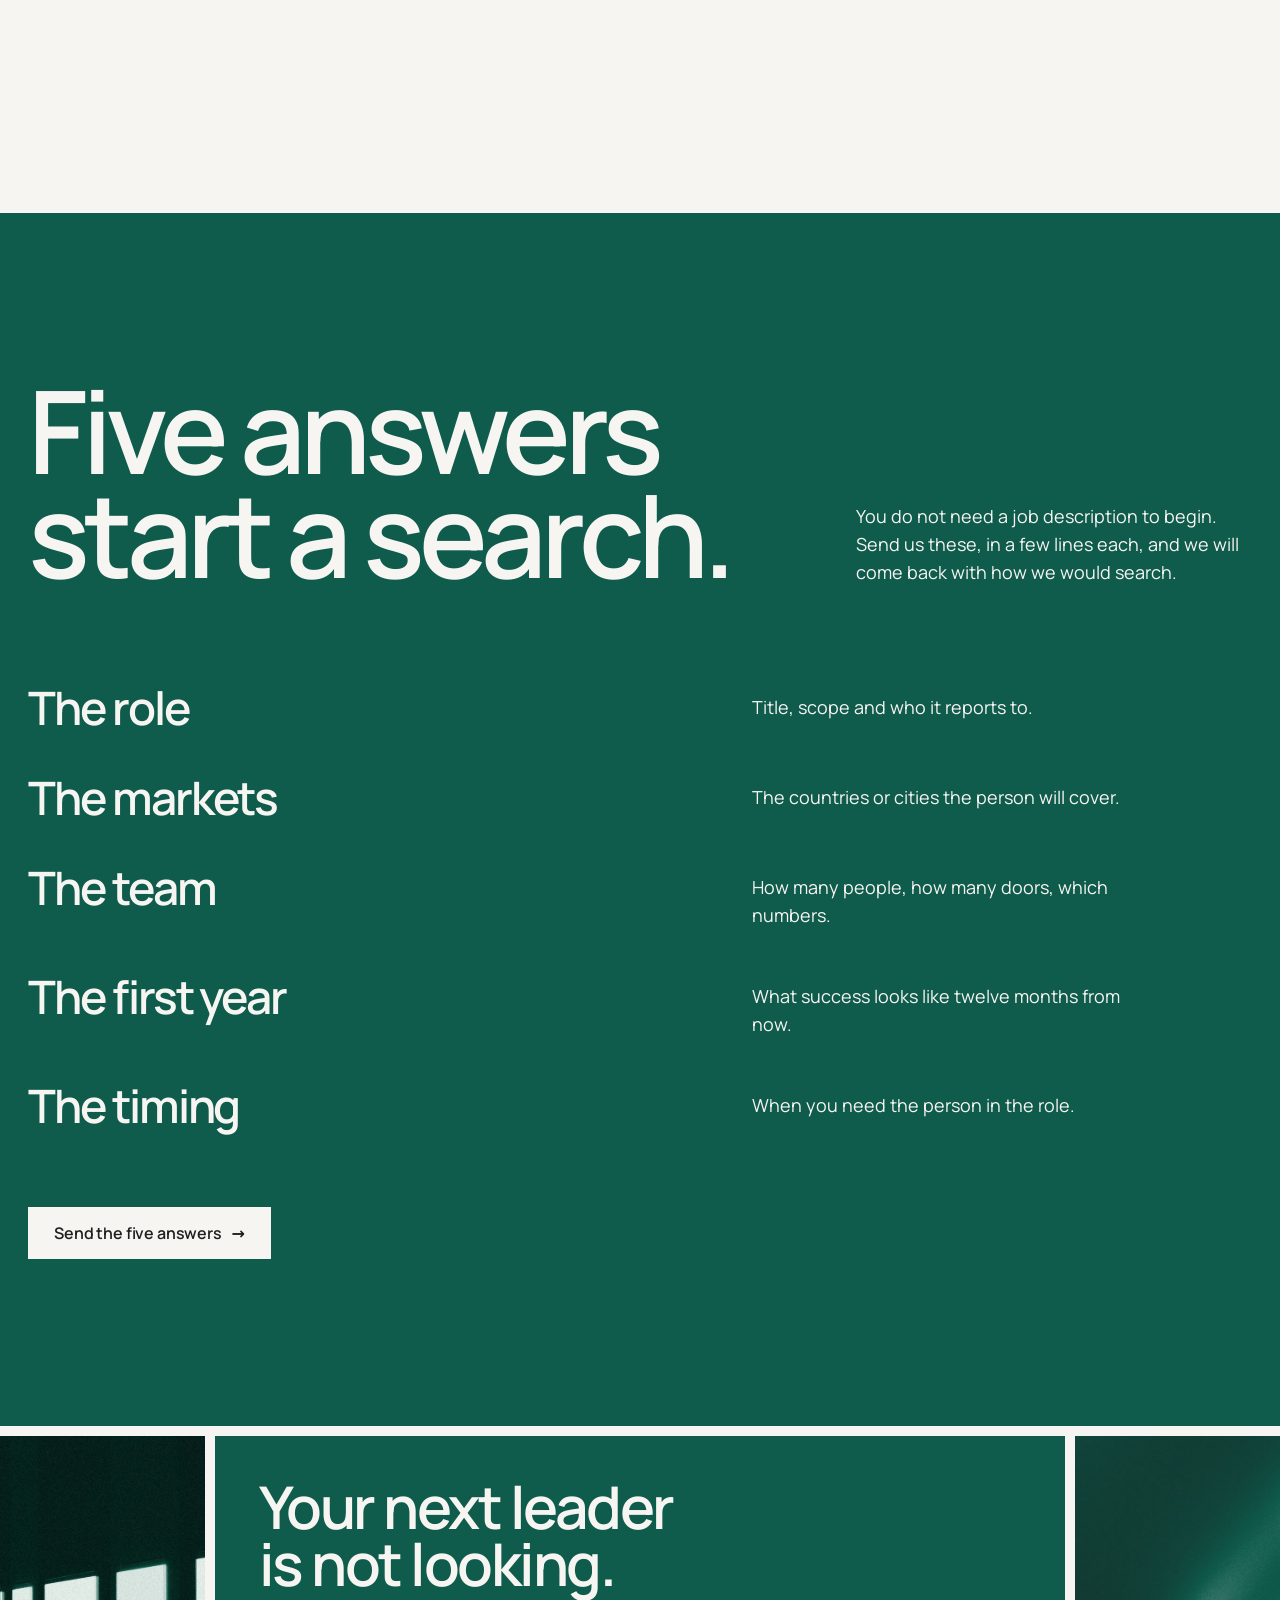
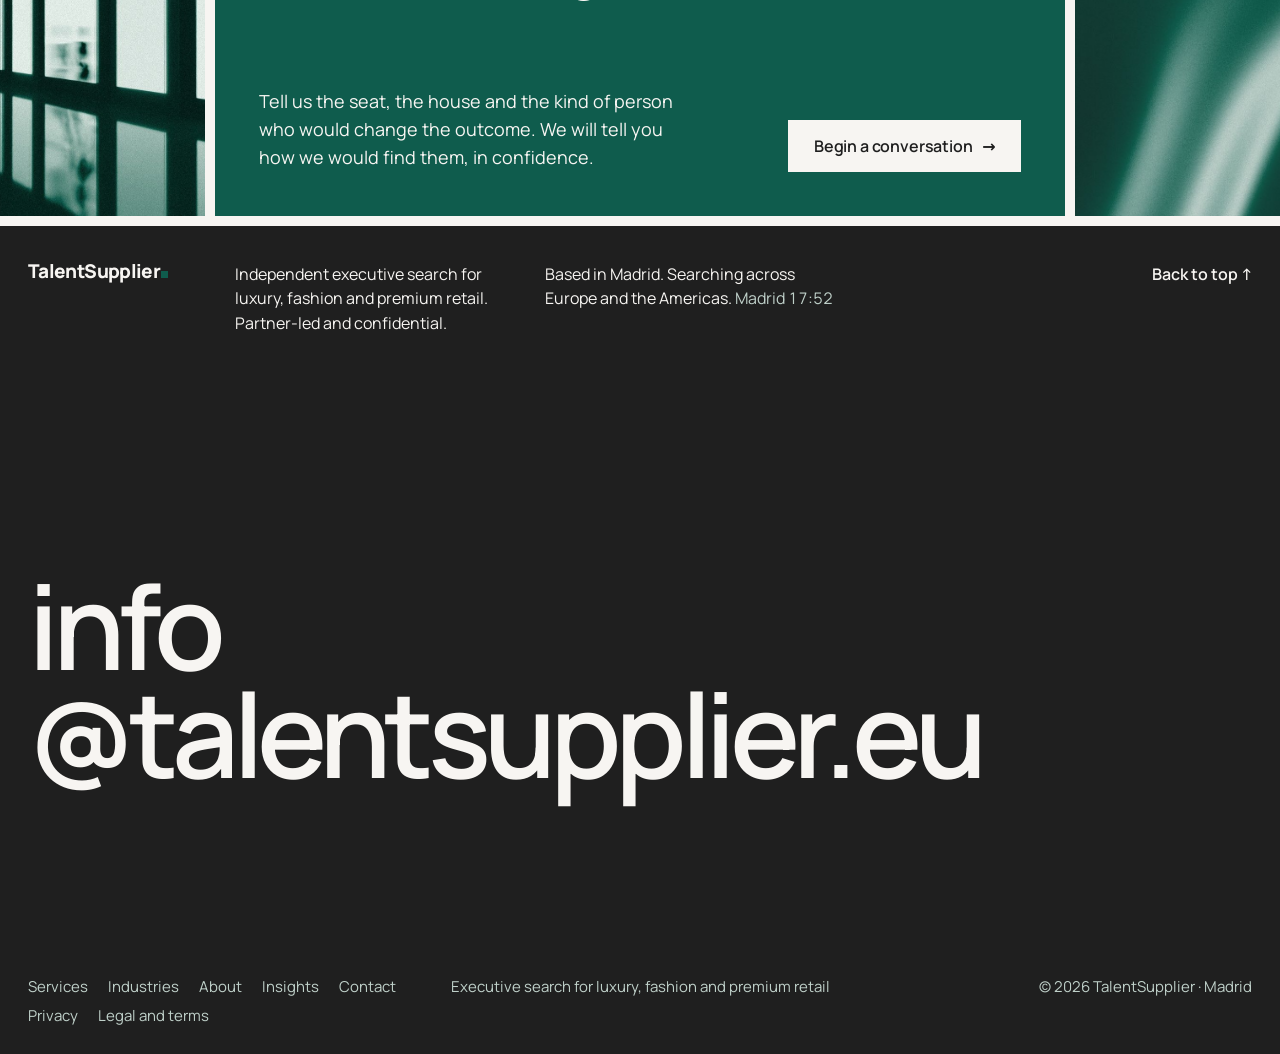
<file: services.html>
<!DOCTYPE html>
<html lang="en">
<head>
<meta charset="UTF-8">
<meta name="viewport" content="width=device-width, initial-scale=1">
<title>Services | TalentSupplier</title>
<meta name="description" content="Executive search, retail and flagship leadership, leadership mapping and confidential approach for luxury, fashion and premium retail houses.">
<meta name="theme-color" content="#0F5C4D">
<link rel="canonical" href="https://talentsupplier.eu/services.html">
<meta property="og:type" content="website">
<meta property="og:site_name" content="TalentSupplier">
<meta property="og:title" content="Services | TalentSupplier">
<meta property="og:description" content="Executive search, retail and flagship leadership, leadership mapping and confidential approach for luxury, fashion and premium retail houses.">
<meta property="og:image" content="https://talentsupplier.eu/assets/brand/og.png">
<meta property="og:url" content="https://talentsupplier.eu/services.html">
<meta property="og:locale" content="en_GB">
<meta property="og:image:width" content="1200"><meta property="og:image:height" content="630">
<meta property="og:image:alt" content="TalentSupplier. The people who move retail forward.">
<meta name="twitter:card" content="summary_large_image">
<meta name="twitter:title" content="Services | TalentSupplier">
<meta name="twitter:description" content="Executive search, retail and flagship leadership, leadership mapping and confidential approach for luxury, fashion and premium retail houses.">
<meta name="twitter:image" content="https://talentsupplier.eu/assets/brand/og.png">
<meta name="referrer" content="strict-origin-when-cross-origin">
<link rel="icon" href="assets/brand/favicon.svg" type="image/svg+xml">
<link rel="icon" href="assets/brand/favicon-32.png" sizes="32x32" type="image/png">
<link rel="apple-touch-icon" href="assets/brand/apple-touch-icon.png">
<link rel="manifest" href="site.webmanifest">
<link rel="preload" href="assets/fonts/manrope-latin-600-normal.woff2" as="font" type="font/woff2" crossorigin>
<link rel="stylesheet" href="assets/site.css">
<script>document.documentElement.classList.add('js')</script>

<style>
/* six services: the render beside each one changes as you read */
.svc{display:grid;grid-template-columns:repeat(12,minmax(0,1fr));column-gap:var(--gutter);padding-block:var(--gap)}
.svc .stage{grid-column:1/6;position:sticky;top:calc(var(--bar) + 24px);height:calc(100svh - var(--bar) - 48px);align-self:start;background:var(--green);overflow:hidden}
.svc .stage>figure{position:absolute;inset:0;opacity:0;transition:opacity .7s var(--ease)}
.svc .stage>figure img{width:100%;height:100%;object-fit:cover;transform:scale(1.08);transition:transform 1.6s var(--ease)}
.svc .stage>figure.on{opacity:1}.svc .stage>figure.on img{transform:none}
.svc .stage figcaption{position:absolute;left:16px;bottom:14px;color:var(--on-dark)}
.svc .list{grid-column:7/13}
.svc article{min-height:70svh;display:flex;flex-direction:column;justify-content:center;padding-block:40px}
.svc article h2{font-size:var(--t-h2);max-width:8em;transition:color .5s var(--ease)}
.svc article:not(.now) h2{color:#7A746B}
.svc article p{font-size:var(--t-statement);font-weight:500;letter-spacing:-.022em;line-height:1.24;margin-top:28px;max-width:22em}
.svc article ul{display:flex;flex-wrap:wrap;gap:8px 28px;margin-top:28px;font-size:16px;font-weight:600}
.svc article li{display:flex;align-items:center;gap:10px}
.svc article li::before{content:"";width:8px;height:8px;background:var(--green)}
@media (max-width:900px){
  .svc{display:block;padding-block:72px}
  .svc .stage{display:none}
  .svc article{min-height:0;padding-block:0 128px}
  .svc article:not(.now) h2{color:inherit}
  .svc article h2{font-size:clamp(36px,10vw,56px)}
  .svc article p{font-size:21px}
}
/* the brief: five answers start a search */
.five{padding-block:var(--gap)}
.five .head{display:grid;grid-template-columns:repeat(12,minmax(0,1fr));column-gap:var(--gutter);align-items:end}
.five h2{grid-column:1/8;font-size:var(--t-display);letter-spacing:-.052em;line-height:.9}
.five .head p{grid-column:9/13;font-size:18px}
.five ol{margin-top:clamp(56px,6vw,96px)}
.five li{display:grid;grid-template-columns:repeat(12,minmax(0,1fr));column-gap:var(--gutter);align-items:start;padding-block:22px}
.five li+li{background:none}
.five li b{grid-column:1/7;font-size:clamp(30px,3.6vw,60px);font-weight:600;letter-spacing:-.045em;line-height:1}
.five li span{grid-column:8/12;font-size:18px;padding-top:.5em}
.five .go{margin-top:56px}
@media (max-width:900px){.five .head,.five li{display:block}.five h2{font-size:clamp(44px,13vw,84px)}.five .head p{margin-top:20px}.five li span{display:block;margin-top:8px;font-size:16px}.five li b{font-size:30px}.five .go .btn{width:100%}}
</style>
</head>
<body class="has-bar">
<a class="skip" href="#main">Skip to content</a>
<header class="bar" id="bar">
  <div class="in wrap">
    <a class="wm" href="index.html" aria-label="TalentSupplier, home">TalentSupplier<i aria-hidden="true"></i></a>
    <span class="clock tab" data-clock aria-hidden="true">Madrid</span>
    <nav class="nav" aria-label="Main">
      <a href="services.html" aria-current="page">Services</a>
      <a href="industries.html">Industries</a>
      <a href="about.html">About</a>
      <a href="journal.html">Insights</a>
      <a href="contact.html">Contact</a>
      <a class="btn" href="contact.html">Confidential enquiry</a>
    </nav>
    <button class="menu-toggle" id="menuBtn" aria-expanded="false" aria-controls="sheet">Menu</button>
  </div>
</header>
<div class="sheet" id="sheet">
  <ul>
    <li><a href="services.html" style="--sw:var(--stone)">Services<i aria-hidden="true"></i></a></li>
    <li><a href="industries.html" style="--sw:var(--mint)">Industries<i aria-hidden="true"></i></a></li>
    <li><a href="about.html" style="--sw:var(--green)">About<i aria-hidden="true"></i></a></li>
    <li><a href="journal.html" style="--sw:var(--deep)">Insights<i aria-hidden="true"></i></a></li>
    <li><a href="contact.html" style="--sw:var(--paper)">Contact<i aria-hidden="true"></i></a></li>
  </ul>
  <a class="btn btn--paper" href="contact.html">Confidential enquiry</a>
</div>

<main id="main">
<section class="ph-hero wrap c-stone" data-c="stone">
  <h1 style="--fit:10vw"><span class="ln">From the flagship</span> <span class="ln">to the boardroom.</span></h1>
  <div class="low">
    <p>We map the leadership of a market and approach the few who fit, in confidence.</p>
    <div class="ph lift"><img src="assets/img/flagship.jpg" width="1600" height="900" alt="A flagship boutique at dawn, before opening, morning light across the stone floor"></div>
    <p class="cap">The flagship at dawn</p>
  </div>
</section>

<section class="svc wrap c-paper" data-c="paper" aria-label="What we do">
  <div class="stage" aria-hidden="true">
    <figure class="on"><img src="assets/img/seat-1200.jpg" width="1200" height="818" alt="" loading="lazy" style="object-position:72% 90%"><figcaption class="cap">The Seat</figcaption></figure>
    <figure><img src="assets/img/facade.jpg" width="2100" height="1400" alt="" loading="lazy"><figcaption class="cap">Facade</figcaption></figure>
    <figure><img src="assets/img/floor.jpg" width="1600" height="1000" alt="" loading="lazy"><figcaption class="cap">The floor</figcaption></figure>
    <figure><img src="assets/img/map.jpg" width="1100" height="1400" alt="" loading="lazy"><figcaption class="cap">The market at night</figcaption></figure>
    <figure><img src="assets/img/frosted-2.jpg" width="1100" height="1400" alt="" loading="lazy"><figcaption class="cap">The approach</figcaption></figure>
    <figure><img src="assets/img/keys.jpg" width="1100" height="1400" alt="" loading="lazy"><figcaption class="cap">The keys</figcaption></figure>
  </div>
  <div class="list">
    <article id="executive" data-swap class="now"><h2>Executive search</h2><p>End-to-end search for senior leaders and high-impact specialists.</p><ul><li>Country and general managers</li><li>Executive committee</li><li>International search</li></ul></article>
    <article id="retail" data-swap><h2>Retail leadership</h2><p>Leaders who can open, grow or fix a network of stores.</p><ul><li>Retail and expansion directors</li><li>Chief retail officers</li><li>Retail operations</li></ul></article>
    <article id="flagship" data-swap><h2>Flagship leadership</h2><p>The people who run the boutique, where the house meets its clients.</p><ul><li>Boutique and flagship directors</li><li>Area and regional directors</li><li>Client development</li></ul></article>
    <article id="mapping" data-swap><h2>Leadership mapping</h2><p>Who leads, where, and how they could move, before you open a role.</p><ul><li>Competitor leadership</li><li>Succession views</li><li>European mapping</li></ul></article>
    <article id="approach" data-swap><h2>Confidential approach</h2><p>Direct, discreet outreach, with every name protected throughout.</p><ul><li>Selected outreach</li><li>Confidential replacements</li><li>Candidate care</li></ul></article>
    <article id="terms" data-swap><h2>Clear terms</h2><p>Terms agreed before each mandate, and every appointment guaranteed through probation.</p><ul><li>Agreed per mandate</li><li>Partner-led throughout</li><li>Guarantee through probation</li></ul></article>
  </div>
</section>

<section class="five wrap c-green" data-c="green" aria-labelledby="fiveTitle">
  <div class="head">
    <h2 id="fiveTitle" class="rv">Five answers start a search.</h2>
    <p class="rv" style="--i:1">You do not need a job description to begin. Send us these, in a few lines each, and we will come back with how we would search.</p>
  </div>
  <ol>
    <li class="rv"><b>The role</b><span>Title, scope and who it reports to.</span></li>
    <li class="rv"><b>The markets</b><span>The countries or cities the person will cover.</span></li>
    <li class="rv"><b>The team</b><span>How many people, how many doors, which numbers.</span></li>
    <li class="rv"><b>The first year</b><span>What success looks like twelve months from now.</span></li>
    <li class="rv"><b>The timing</b><span>When you need the person in the role.</span></li>
  </ol>
  <p class="go rv"><a class="btn btn--paper" href="&#109;&#97;&#105;&#108;&#116;&#111;&#58;&#105;&#110;&#102;&#111;&#64;&#116;&#97;&#108;&#101;&#110;&#116;&#115;&#117;&#112;&#112;&#108;&#105;&#101;&#114;&#46;&#101;&#117;?subject=Search%20brief&body=The%20role%3A%20%0AThe%20markets%3A%20%0AThe%20team%3A%20%0AThe%20first%20year%3A%20%0AThe%20timing%3A%20%0A">Send the five answers <span class="ar" aria-hidden="true">→</span></a></p>
</section>

<section class="act-row" data-c="paper" aria-labelledby="closeTitle">
  <div class="fl ph"><img src="assets/img/avenue.jpg" width="1600" height="900" alt="" loading="lazy"></div>
  <div class="mid c-green">
    <h2 id="closeTitle" class="rv">Your next leader is not looking.</h2>
    <div class="row">
      <p class="rv" style="--i:1">Tell us the seat, the house and the kind of person who would change the outcome. We will tell you how we would find them, in confidence.</p>
      <a class="btn btn--paper rv" style="--i:2" href="contact.html">Begin a conversation <span class="ar" aria-hidden="true">→</span></a>
    </div>
  </div>
  <div class="fr ph"><video autoplay muted loop playsinline preload="none" poster="assets/img/silk-loop-poster.jpg" width="1280" height="800" aria-hidden="true"><source src="assets/video/silk-loop.mp4" type="video/mp4"></video></div>
</section>
</main>

<footer class="foot wrap c-ink" data-c="ink">
  <div class="top">
    <a class="wm" href="index.html" aria-label="TalentSupplier, home">TalentSupplier<i aria-hidden="true"></i></a>
    <p class="n1">Independent executive search for luxury, fashion and premium retail. Partner-led and confidential.</p>
    <p class="n2">Based in Madrid. Searching across Europe and the Americas. <span class="tab soft" data-clock></span></p>
    <a class="up" href="#main">Back to top ↑</a>
  </div>
  <a class="mail" href="&#109;&#97;&#105;&#108;&#116;&#111;&#58;&#105;&#110;&#102;&#111;&#64;&#116;&#97;&#108;&#101;&#110;&#116;&#115;&#117;&#112;&#112;&#108;&#105;&#101;&#114;&#46;&#101;&#117;">info<br>@talentsupplier.eu</a>
  <div class="meta">
    <nav aria-label="Footer"><a href="services.html">Services</a><a href="industries.html">Industries</a><a href="about.html">About</a><a href="journal.html">Insights</a><a href="contact.html">Contact</a><a href="privacy-policy.html">Privacy</a><a href="legal-notice.html">Legal and terms</a></nav>
    <span>Executive search for luxury, fashion and premium retail</span>
    <span class="r">© 2026 TalentSupplier · Madrid</span>
  </div>
</footer>
<script src="assets/site.js" defer></script>
</body>
</html>
</file>
<file: assets/site.css>
/* ==========================================================================
   TalentSupplier — identity system v3 "The Window"
   A field of points is the market. One becomes a window: the leader behind the glass.
   ========================================================================== */
@font-face{font-family:Manrope;font-style:normal;font-weight:400;font-display:swap;src:url(fonts/manrope-latin-400-normal.woff2) format('woff2')}
@font-face{font-family:Manrope;font-style:normal;font-weight:500;font-display:swap;src:url(fonts/manrope-latin-500-normal.woff2) format('woff2')}
@font-face{font-family:Manrope;font-style:normal;font-weight:600;font-display:swap;src:url(fonts/manrope-latin-600-normal.woff2) format('woff2')}
@font-face{font-family:Manrope;font-style:normal;font-weight:800;font-display:swap;src:url(fonts/manrope-latin-800-normal.woff2) format('woff2')}
@font-face{font-family:'IBM Plex Mono';font-style:normal;font-weight:400;font-display:swap;src:url(fonts/ibm-plex-mono-latin-400-normal.woff2) format('woff2')} /* taste-skill-ignore: brand-mandated caption face */

:root{
  /* chapters, light to dark — every page owns one */
  --paper:#F7F5F2; --stone:#E4DED4; --mint:#CADBD3; --green:#0F5C4D; --deep:#0A3F35; --ink:#1F1F1F;
  --soft:#55524D; --on-dark:#F7F5F2; --on-dark-soft:#BFD0C9;
  --sans:Manrope,system-ui,-apple-system,sans-serif; --mono:'IBM Plex Mono',ui-monospace,monospace; /* taste-skill-ignore */
  /* five sizes */
  --t-display:clamp(44px,9vw,168px); --t-h2:clamp(36px,5.4vw,92px); --t-statement:clamp(22px,2.4vw,34px); --t-body:18px; --t-small:14px;
  --m:clamp(16px,2.2vw,36px); --gutter:clamp(12px,1.4vw,24px); --gap:clamp(112px,13vw,216px);
  --ease:cubic-bezier(.16,1,.3,1); --ease-io:cubic-bezier(.65,0,.35,1);
  --bar:72px;
}
*,*::before,*::after{box-sizing:border-box}
html{-webkit-text-size-adjust:100%;scroll-behavior:smooth;scroll-padding-top:var(--bar)}
body{margin:0;background:var(--paper);color:var(--ink);font:400 var(--t-body)/1.55 var(--sans);-webkit-font-smoothing:antialiased;text-rendering:optimizeLegibility;font-feature-settings:"ss01" on}
img,video,canvas,svg{display:block;max-width:100%}
img,video{height:auto}
a{color:inherit}
button{font:inherit;color:inherit}
p,h1,h2,h3,h4,figure,dl,dd,ul,ol,blockquote{margin:0}
ul,ol{padding:0;list-style:none}
h1,h2,h3{font-weight:600;letter-spacing:-.042em;line-height:.96;text-wrap:balance}
p{text-wrap:pretty}
::selection{background:var(--green);color:var(--on-dark)}
:focus-visible{outline:2px solid currentColor;outline-offset:4px}
.sr{position:absolute!important;width:1px;height:1px;overflow:hidden;clip:rect(0 0 0 0);white-space:nowrap}
.skip{position:absolute;left:-999px;top:0}.skip:focus{left:var(--m);top:8px;z-index:99;background:var(--ink);color:var(--paper);padding:10px 14px}
.wrap{padding-inline:var(--m)}
.grid{display:grid;grid-template-columns:repeat(12,minmax(0,1fr));column-gap:var(--gutter)}
.tab{font-variant-numeric:tabular-nums}

/* chapter fields */
.c-paper{background:var(--paper);color:var(--ink)}
.c-stone{background:var(--stone);color:var(--ink)}
.c-mint{background:var(--mint);color:var(--ink)}
.c-green{background:var(--green);color:var(--on-dark)}
.c-deep{background:var(--deep);color:var(--on-dark)}
.c-ink{background:var(--ink);color:var(--on-dark)}
.c-green .soft,.c-deep .soft,.c-ink .soft{color:var(--on-dark-soft)}
.soft{color:var(--soft)}

/* sizes */
.t-display{font-size:var(--t-display);font-weight:600;letter-spacing:-.048em;line-height:.92}
.t-h2{font-size:var(--t-h2);font-weight:600;letter-spacing:-.044em;line-height:.95}
.t-statement{font-size:var(--t-statement);font-weight:500;letter-spacing:-.022em;line-height:1.22}
.t-small{font-size:var(--t-small);line-height:1.45}
.cap{font-family:var(--mono);font-size:13px;letter-spacing:0;line-height:1.5} /* taste-skill-ignore: brand caption face, captions only */

/* ---------- wordmark: the name ends in the window ---------- */
.wm{display:inline-flex;align-items:baseline;font-weight:800;font-size:19px;letter-spacing:-.035em;line-height:1;text-decoration:none;white-space:nowrap}
.wm i{display:inline-block;width:.34em;height:.34em;margin-left:.07em;background:var(--green);transition:transform .5s var(--ease),background-color .3s}
.wm:hover i{transform:translateY(-.12em) scale(1.25)}
.c-green .wm i,.c-deep .wm i,[data-tone="green"] .wm i,[data-tone="deep"] .wm i{background:var(--paper)}

/* ---------- buttons: square, one fill ---------- */
.btn{display:inline-flex;align-items:center;justify-content:center;gap:.6em;min-height:52px;padding:0 26px;background:var(--green);color:var(--on-dark);font:600 16px/1 var(--sans);letter-spacing:-.01em;text-decoration:none;border:0;cursor:pointer;position:relative;overflow:hidden;isolation:isolate;transition:color .35s var(--ease),transform .2s var(--ease)}
.btn::before{content:"";position:absolute;inset:0;z-index:-1;background:var(--ink);transform:scaleY(0);transform-origin:bottom;transition:transform .45s var(--ease)}
.btn:hover::before,.btn:focus-visible::before{transform:scaleY(1)}
.btn:active{transform:scale(.98)}
.btn .ar{transition:transform .4s var(--ease)}
.btn:hover .ar{transform:translateX(4px)}
.btn--paper{background:var(--paper);color:var(--ink)}
.btn--paper::before{background:var(--mint)}
.btn--ink{background:var(--ink);color:var(--on-dark)}
.btn--ink::before{background:var(--green)}
.c-green .btn:not(.btn--paper):not(.btn--ink)::before{background:var(--deep)}
.link{text-decoration:underline;text-decoration-thickness:1.5px;text-underline-offset:.22em;transition:text-decoration-color .3s,color .3s}
.link:hover{text-decoration-color:transparent}

/* ---------- bar: wordmark, five words, one action; takes the chapter beneath ---------- */
.bar{position:fixed;inset:0 0 auto;z-index:50;height:var(--bar);background:var(--bar-bg,var(--paper));color:var(--bar-ink,var(--ink));transition:background-color .3s linear,color .3s linear,transform .6s var(--ease)}
.bar .in{display:flex;align-items:center;justify-content:space-between;gap:24px;height:100%}
.bar.is-hidden{transform:translateY(-100%)}
body.has-bar{padding-top:var(--bar)}
.nav{display:flex;align-items:center;gap:clamp(18px,2.2vw,36px)}
.nav a:not(.btn){font-size:15px;font-weight:500;text-decoration:none;position:relative;padding:6px 0}
.nav a:not(.btn)::after{content:"";position:absolute;left:0;bottom:0;width:6px;height:6px;background:currentColor;transform:scale(0);transform-origin:left bottom;transition:transform .35s var(--ease)}
.nav a:not(.btn):hover::after,.nav a[aria-current="page"]::after{transform:scale(1)}
.bar .btn{min-height:44px;padding:0 18px;font-size:15px}
.bar[data-tone="green"] .btn,.bar[data-tone="deep"] .btn,.bar[data-tone="ink"] .btn{background:var(--paper);color:var(--ink)}
.bar[data-tone="green"] .btn::before,.bar[data-tone="deep"] .btn::before,.bar[data-tone="ink"] .btn::before{background:var(--mint)}
.bar .clock{font-size:15px;font-weight:500;opacity:.8;margin-right:auto;margin-left:clamp(16px,3vw,56px)}
.menu-toggle{display:none;background:none;border:0;font-weight:600;font-size:15px;padding:14px 0 14px 14px;cursor:pointer}
.sheet{display:none}
@media (max-width:900px){
  :root{--bar:64px}
  .nav,.bar .clock{display:none}
  .menu-toggle{display:block}
  .sheet{position:fixed;inset:var(--bar) 0 0;z-index:49;display:flex;flex-direction:column;justify-content:space-between;padding:20px var(--m) 28px;background:var(--ink);color:var(--on-dark);opacity:0;visibility:hidden;transform:translateY(-12px);transition:opacity .3s var(--ease),transform .45s var(--ease),visibility 0s .45s}
  .sheet.open{opacity:1;visibility:visible;transform:none;transition:opacity .3s var(--ease),transform .45s var(--ease)}
  .sheet li a{display:flex;align-items:center;justify-content:space-between;font-size:clamp(36px,11vw,56px);font-weight:600;letter-spacing:-.045em;line-height:1.18;text-decoration:none}
  .sheet li a i{width:.2em;height:.2em;background:var(--sw)}
  .sheet .btn{width:100%;min-height:58px}
}

/* ---------- field: the identity drawn live ---------- */
.fld{width:100%;height:100%}

/* ---------- media ---------- */
.ph{position:relative;overflow:hidden;background:var(--green)}
.ph img,.ph video{width:100%;height:100%;object-fit:cover}
.lift{position:relative;overflow:hidden}
.js .lift::after{content:"";position:absolute;inset:0;background:var(--green);transform-origin:50% 0;transition:transform .9s var(--ease-io);pointer-events:none}
.js .lift.in::after{transform:scaleY(0)}
.js .lift img,.js .lift video{transform:scale(1.14);transition:transform 1.8s var(--ease)}
.js .lift.in img,.js .lift.in video{transform:none}

/* ---------- page hero (inner pages): the page's own chapter ---------- */
.ph-hero{min-height:calc(100svh - var(--bar));display:grid;grid-template-rows:1fr auto;padding-block:clamp(40px,8vh,96px) var(--m)}
.ph-hero h1{font-size:var(--t-display);letter-spacing:-.05em;line-height:.9;max-width:11.5em}
.ph-hero h1 .ln{display:block;white-space:nowrap}
.ph-hero .low{display:grid;grid-template-columns:repeat(12,minmax(0,1fr));column-gap:var(--gutter);align-items:end;margin-top:40px}
.ph-hero .low p:not(.cap){grid-column:1/6;font-size:var(--t-statement);font-weight:500;letter-spacing:-.022em;line-height:1.22}
.ph-hero .low .ph{grid-column:6/13;aspect-ratio:16/9}
.ph-hero .low .cap{grid-column:6/13;margin-top:10px}
.ph-hero .chap{display:flex;gap:10px;align-items:center;font-size:15px;font-weight:600;margin-bottom:clamp(28px,6vh,64px)}
.ph-hero .chap i{width:12px;height:12px;background:currentColor}
@media (max-width:900px){
  .ph-hero{min-height:auto;padding-block:40px 32px}
  .ph-hero h1{font-size:clamp(32px,var(--fit,11.4vw),80px)}
  .ph-hero .low{display:block;margin-top:32px}
  .ph-hero .low p:not(.cap){font-size:21px}
  .ph-hero .low .ph{margin-top:32px}
}

/* ---------- poster list: one item per line ---------- */
.poster{padding-block:clamp(72px,9vw,128px)}
.poster li a,.poster li>div{display:grid;grid-template-columns:1fr auto;align-items:start;gap:24px;text-decoration:none;padding-block:.06em}
.poster .w{font-size:clamp(44px,7.4vw,132px);font-weight:600;letter-spacing:-.05em;line-height:.98;text-transform:lowercase;transition:color .35s var(--ease),transform .5s var(--ease);display:inline-flex;align-items:center;gap:.18em}
.poster .w i{display:inline-block;width:.22em;height:.22em;background:currentColor;transform:scale(0);transition:transform .45s var(--ease)}
.poster .d{font-size:18px;font-weight:500;text-align:right;padding-top:clamp(8px,1.6vw,30px)}
.poster li a:hover .w,.poster li a:focus-visible .w{color:var(--mint);transform:translateX(.08em)}
.poster li a:hover .w i{transform:scale(1)}
.c-paper .poster li a:hover .w,.c-stone .poster li a:hover .w,.c-mint .poster li a:hover .w{color:var(--green)}
@media (max-width:900px){
  .poster li a,.poster li>div{display:block;padding-bottom:18px}
  .poster .w{font-size:clamp(34px,10.4vw,64px)}
  .poster .d{display:block;text-align:left;font-size:15px;margin-top:4px}
}

/* ---------- names running off the edges ---------- */
.names{overflow:hidden;padding-block:clamp(28px,4vw,56px);white-space:nowrap}
.names .track{display:inline-flex;animation:run 42s linear infinite}
.names span{font-size:clamp(48px,8vw,148px);font-weight:600;letter-spacing:-.05em;line-height:1;display:inline-flex;align-items:center}
.names span::after{content:"";display:inline-block;width:.24em;height:.24em;margin:0 .45em;background:currentColor}
.names:hover .track{animation-play-state:paused}
@keyframes run{to{transform:translateX(-50%)}}
.names-note{padding-block:20px 0;font-size:18px}

/* ---------- the action tile row ---------- */
.act-row{display:grid;grid-template-columns:repeat(12,minmax(0,1fr));gap:10px;padding-block:10px;overflow:hidden}
.act-row>*{min-height:380px}
.act-row .fl{grid-column:1/3;margin-left:-40px}
.act-row .fr{grid-column:11/13;margin-right:-40px}
.act-row .mid{grid-column:3/11;display:flex;flex-direction:column;justify-content:space-between;padding:clamp(28px,3.4vw,52px)}
.act-row .mid h2{font-size:clamp(36px,4.6vw,76px);max-width:11em}
.act-row .mid .row{display:flex;flex-wrap:wrap;align-items:end;justify-content:space-between;gap:24px;margin-top:40px}
.act-row .mid p{max-width:40ch}
@media (max-width:900px){
  .act-row{grid-template-columns:1fr 1fr;padding-inline:var(--m)}
  .act-row .mid{grid-column:1/-1;order:-1;min-height:0}
  .act-row .fl,.act-row .fr{grid-column:auto;margin:0;min-height:140px}
  .act-row .mid h2{font-size:clamp(32px,9vw,48px)}
  .act-row .mid .btn{width:100%}
}

/* ---------- footer: the address is the headline ---------- */
.foot{min-height:92svh;display:flex;flex-direction:column;justify-content:space-between;padding-block:36px 26px}
.foot .top{display:grid;grid-template-columns:repeat(12,minmax(0,1fr));column-gap:var(--gutter);align-items:start;font-size:16px}
.foot .top .wm{grid-column:1/3}
.foot .top .n1{grid-column:3/6}
.foot .top .n2{grid-column:6/9}
.foot .top .up{grid-column:11/13;justify-self:end;text-decoration:none;font-weight:600}
.foot .top .up:hover{text-decoration:underline}
.foot .mail{display:block;font-size:clamp(40px,9.2vw,176px);font-weight:600;letter-spacing:-.055em;line-height:.92;text-decoration:none;margin-top:96px;transition:color .35s var(--ease)}
.foot .mail span{display:block}
.foot .mail:hover{color:var(--mint)}
.foot .meta{display:grid;grid-template-columns:1fr auto 1fr;gap:24px;margin-top:48px;font-size:15px;color:var(--on-dark-soft)}
.foot .meta nav{display:flex;flex-wrap:wrap;gap:6px 20px}
.foot .meta a{text-decoration:none}.foot .meta a:hover{color:var(--on-dark);text-decoration:underline}
.foot .meta .r{text-align:right}
@media (max-width:900px){
  .foot{min-height:auto;padding-top:32px}
  .foot .top{display:flex;flex-direction:column;gap:14px}
  .foot .top .up{align-self:flex-start}
  .foot .mail{font-size:9.4vw;margin-top:72px}
  .foot .meta{grid-template-columns:1fr;gap:10px;font-size:13px}
  .foot .meta .r{text-align:left}
}

/* ---------- prose (legal) ---------- */
.prose{display:grid;grid-template-columns:repeat(12,minmax(0,1fr));column-gap:var(--gutter);padding-block:clamp(64px,8vw,120px) var(--gap)}
.prose aside{grid-column:1/4;position:sticky;top:calc(var(--bar) + 32px);align-self:start}
.prose aside a{display:block;font-size:15px;font-weight:500;text-decoration:none;padding:5px 0;color:var(--soft)}
.prose aside a:hover{color:var(--ink)}
.prose .body{grid-column:5/12;max-width:68ch}
.prose .body h2{font-size:clamp(26px,2.4vw,34px);letter-spacing:-.03em;line-height:1.1;margin:2.2em 0 .5em}
.prose .body h2:first-of-type{margin-top:1.6em}
.prose .body p+p{margin-top:1em}
@media (max-width:900px){.prose aside{display:none}.prose .body{grid-column:1/-1}}

/* ---------- motion: content visible without script ---------- */
@keyframes rise{from{opacity:0;transform:translateY(28px)}to{opacity:1;transform:none}}
@keyframes wipe{from{clip-path:inset(0 0 100% 0)}to{clip-path:inset(0)}}
.js .ph-hero h1 .ln{animation:rise 1s var(--ease) both}
.js .ph-hero h1 .ln:nth-child(2){animation-delay:.08s}.js .ph-hero h1 .ln:nth-child(3){animation-delay:.16s}
.js .ph-hero .chap,.js .ph-hero .low>*{animation:rise .9s .3s var(--ease) both}
.js .ph-hero .low>*:nth-child(2){animation-delay:.38s}.js .ph-hero .low>*:nth-child(3){animation-delay:.46s}
.js .rv{opacity:0;transform:translateY(24px);transition:opacity .9s var(--ease),transform .9s var(--ease);transition-delay:calc(var(--i,0)*80ms)}
.js .rv.in{opacity:1;transform:none}
@media (prefers-reduced-motion:reduce){
  html{scroll-behavior:auto}
  *,*::before,*::after{animation-duration:.01ms!important;animation-delay:0s!important;animation-iteration-count:1!important;transition-duration:.01ms!important;transition-delay:0s!important}
  .js .rv{opacity:1;transform:none}
  .js .lift img,.js .lift video{transform:none}.js .lift::after{display:none}
  .names .track{animation:none}
}

/* ---------- consent (only when analytics is switched on) ---------- */
.consent{position:fixed;left:var(--m);bottom:var(--m);z-index:60;max-width:420px;background:var(--ink);color:var(--on-dark);padding:20px 22px;display:flex;flex-direction:column;gap:16px;font-size:15px;line-height:1.45}
.consent div{display:flex;gap:10px}.consent .btn{min-height:44px;padding:0 18px;font-size:15px}
.consent .btn--ink{background:var(--deep)}
@media (max-width:900px){.consent{left:8px;right:8px;bottom:8px;max-width:none}}
</file>
